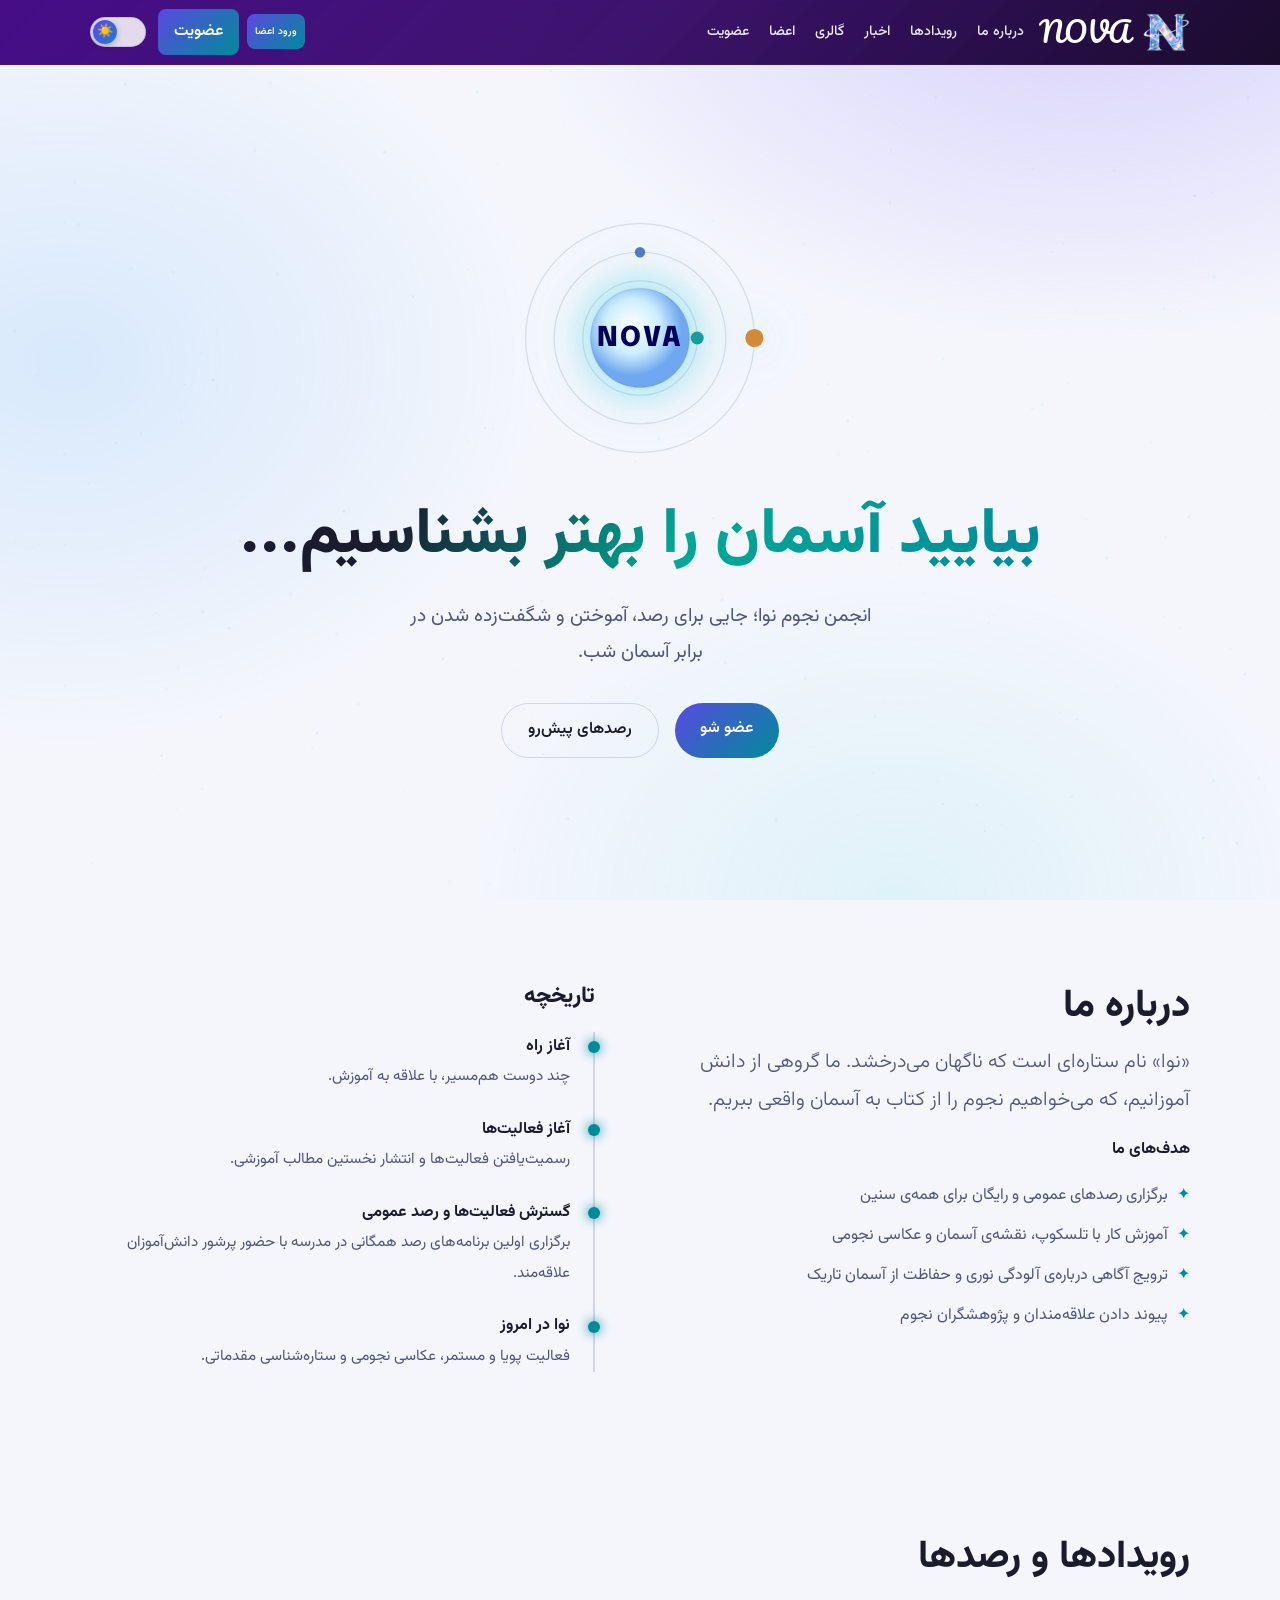
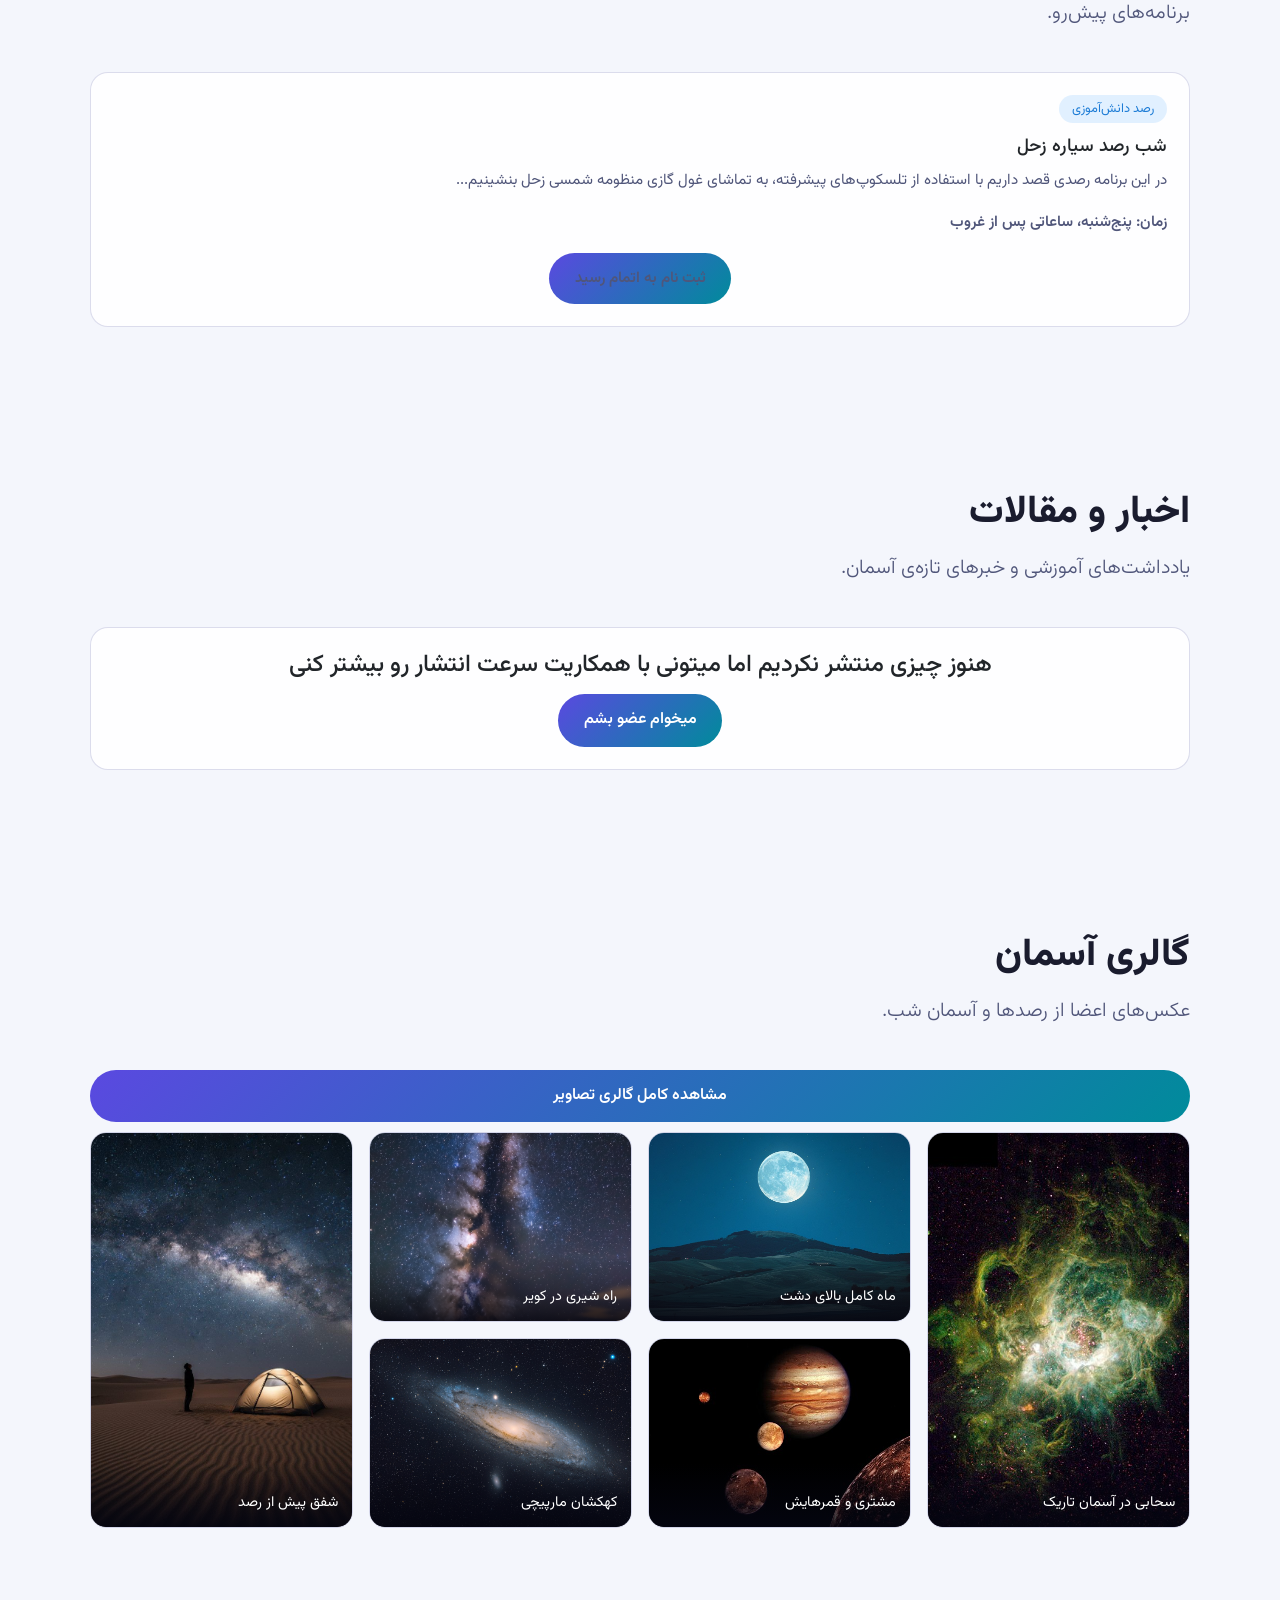
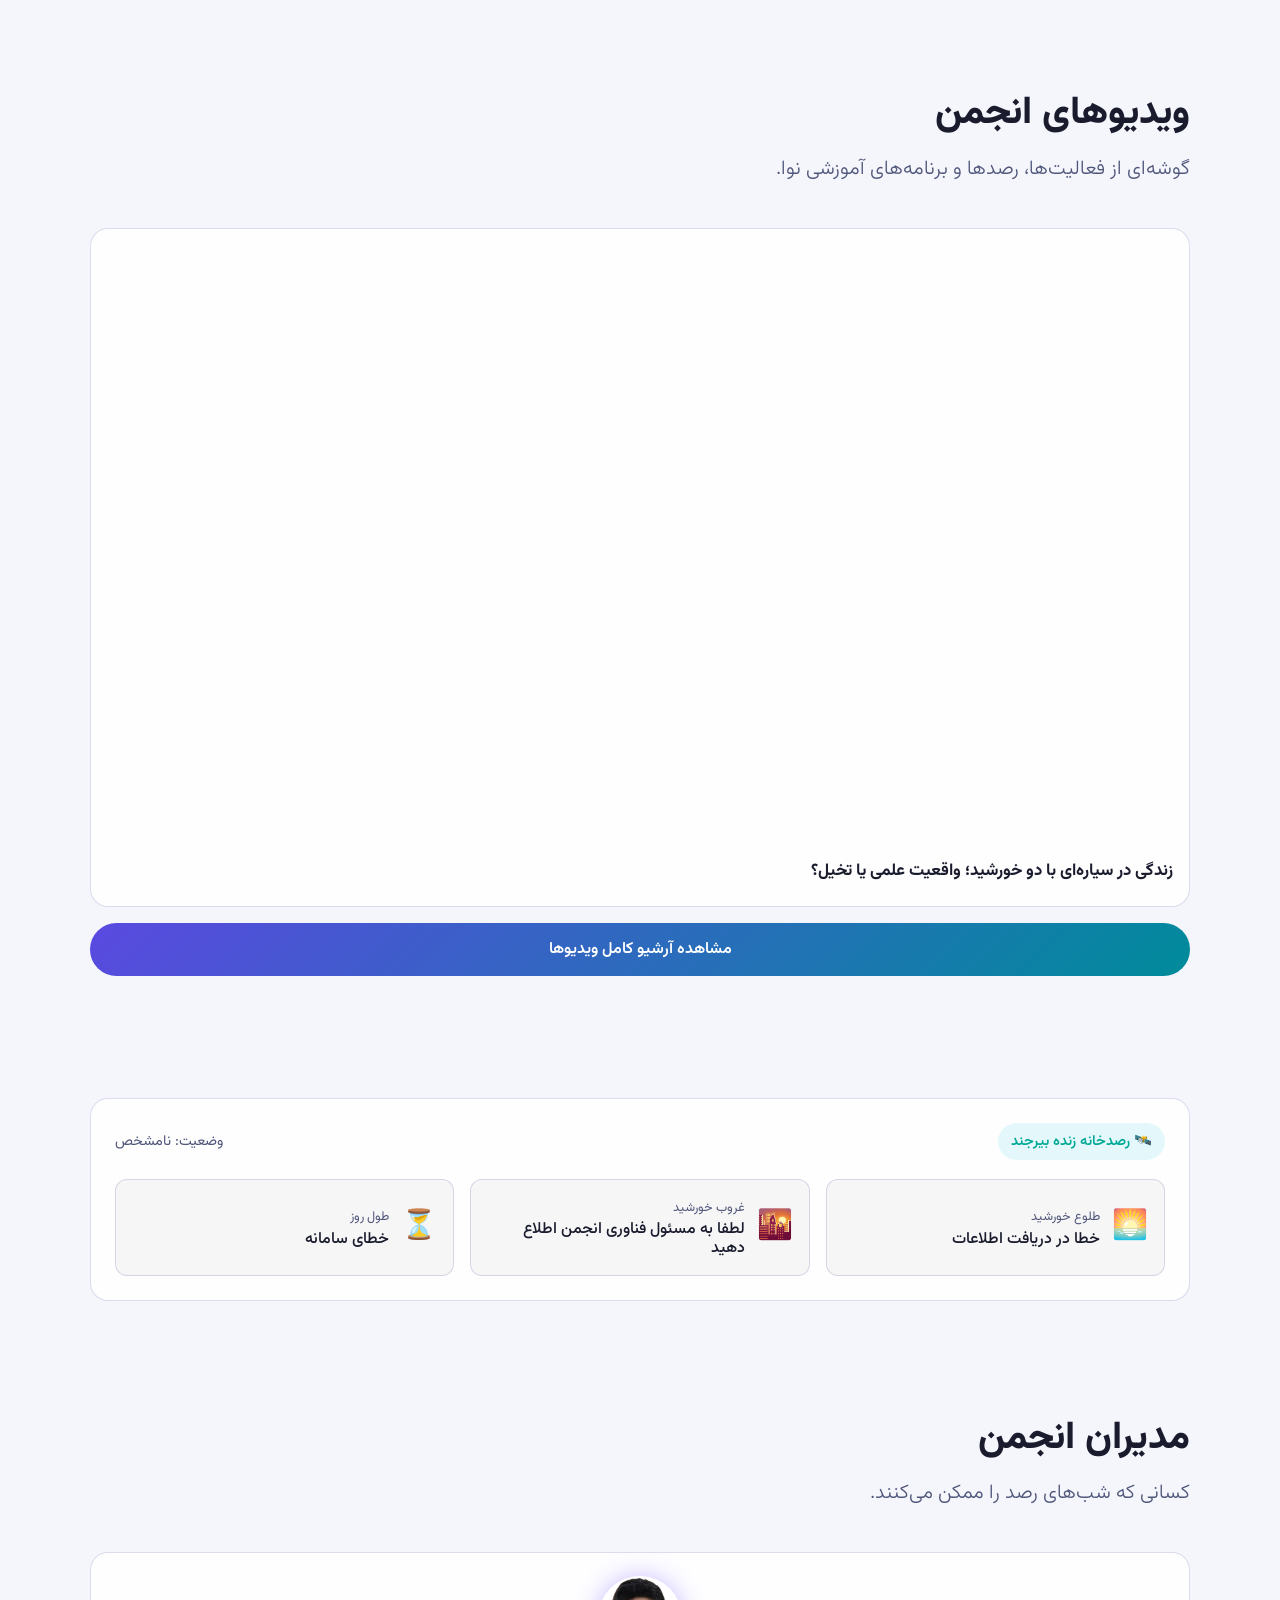
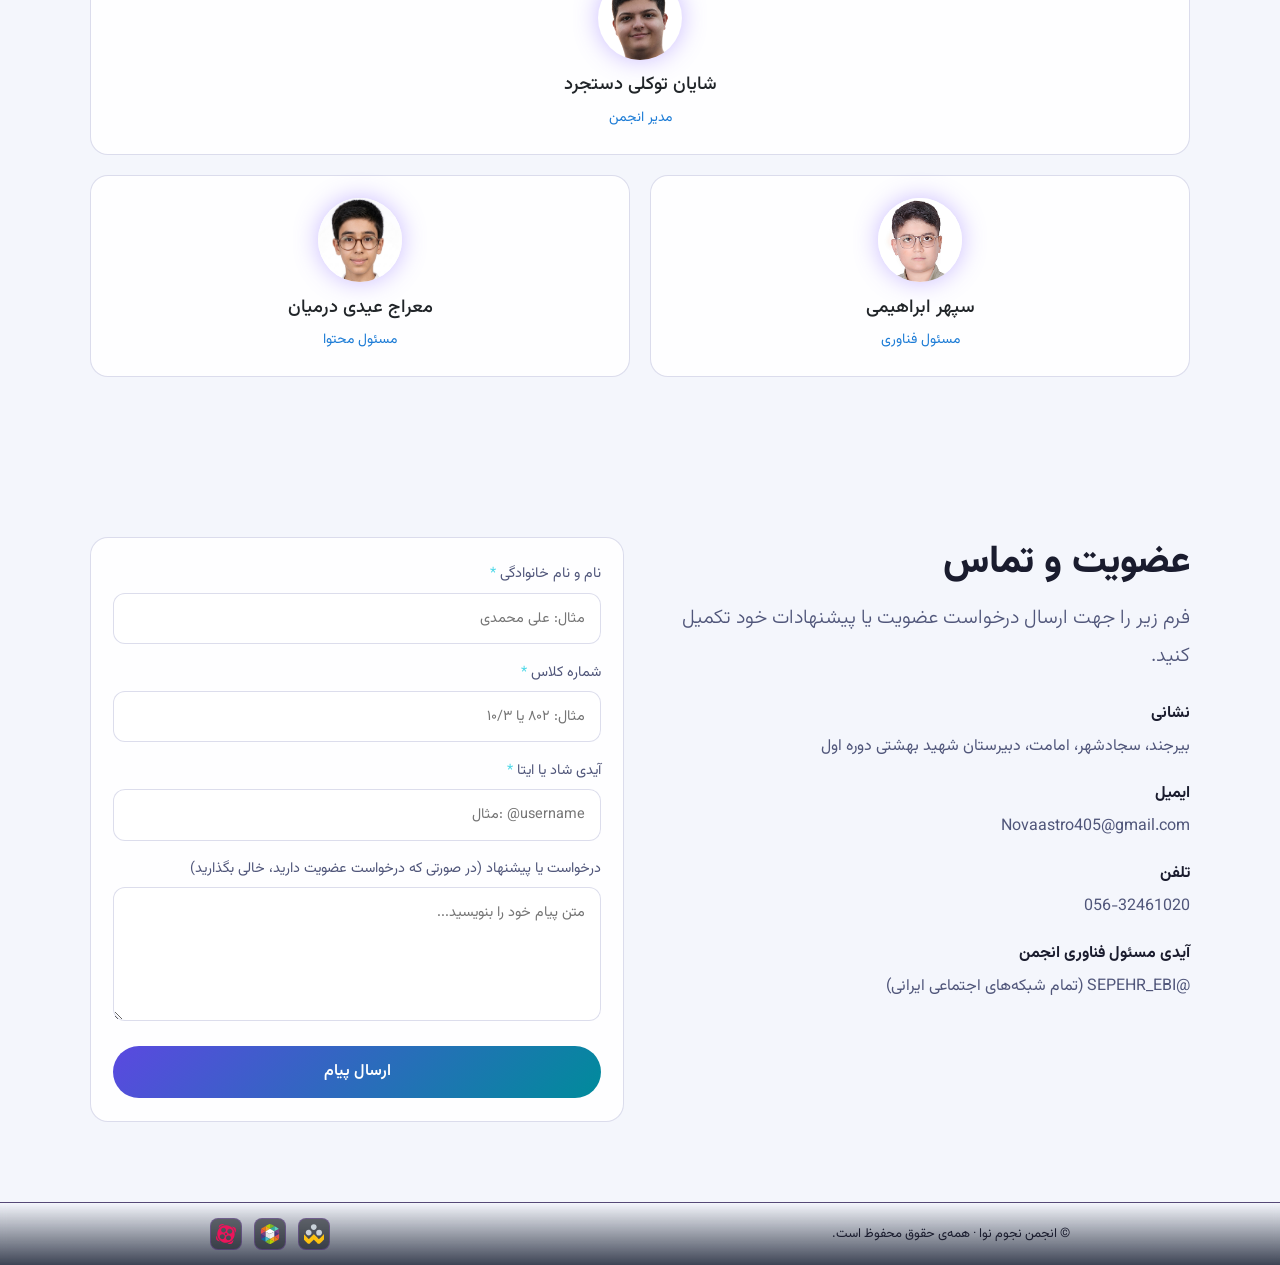
<file: index.html>
<!DOCTYPE html>
<html lang="fa" dir="rtl">

<head>
    <meta charset="utf-8">
    <meta name="viewport" content="width=device-width, initial-scale=1, viewport-fit=cover">
    <title>انجمن نجوم نوا</title>
    <link rel="stylesheet" href="assets/BootStrap/css/bootstrap.min.css">
    <link rel="stylesheet" href="assets/fonts/fonts.css">
    <link rel="stylesheet" href="assets/css/style.css">
    <link rel="apple-touch-icon" sizes="180x180" href="assets/favicon/apple-touch-icon.png">
    <link rel="icon" type="image/png" sizes="32x32" href="assets/favicon/favicon-32x32.png">
    <link rel="icon" type="image/png" sizes="16x16" href="assets/favicon/favicon-16x16.png">
    <link rel="manifest" href="assets/favicon/site.webmanifest">
</head>

<body>
    <canvas id="sky" aria-hidden="true"></canvas>
    <!-- ۱. لایه تیره پس‌زمینه موبایل -->
    <div class="nav-overlay" id="navOverlay"></div>

    <!-- ۲. منوی کشویی Off-Canvas مخصوص موبایل (خارج از header جهت حل مشکل بلور) -->
    <nav id="nav" class="mobile-nav">
        <div class="nav-header-mobile">
            <span class="nav-title-mobile Pacifico-font">NOVA</span>
            <button class="nav-close-btn" id="navCloseBtn" type="button" aria-label="بستن منو">&times;</button>
        </div>
        <a href="#about">درباره ما</a>
        <a href="#events">رویدادها</a>
        <a href="#news">اخبار</a>
        <a href="#gallery">گالری</a>
        <a href="#team">اعضا</a>
        <a href="#join">عضویت</a>
        <div class="nav-mobile-logins">
            <a href="login/login2.html" class="btn btn-login-mobile">ورود اعضا</a>
        </div>
    </nav>

    <!-- ۳. هدر اصلی سایت -->
    <header>
        <div class="wrap bar">
            <!-- دکمه همبرگری موبایل -->
            <button class="menu" type="button" aria-expanded="false" aria-controls="nav" aria-label="باز کردن منو">
                <svg xmlns="http://www.w3.org/2000/svg" width="24" height="24" viewBox="0 0 24 24" fill="none">
                    <path d="M2 6C2 5.44772 2.44772 5 3 5H21C21.5523 5 22 5.44772 22 6C22 6.55228 21.5523 7 21 7H3C2.44772 7 2 6.55228 2 6Z" fill="#ffffff"/>
                    <path d="M2 12.0322C2 11.4799 2.44772 11.0322 3 11.0322H21C21.5523 11.0322 22 11.4799 22 12.0322C22 12.5845 21.5523 13.0322 21 13.0322H3C2.44772 13.0322 2 12.5845 2 12.0322Z" fill="#ffffff"/>
                    <path d="M3 17.0645C2.44772 17.0645 2 17.5122 2 18.0645C2 18.6167 2.44772 19.0645 3 19.0645H21C21.5523 19.0645 22 18.6167 22 18.0645C22 17.5122 21.5523 17.0645 21 17.0645H3Z" fill="#ffffff"/>
                </svg>
            </button>
            <!-- سمت راست: لوگو -->
            <a class="brand" href="index.html#top" aria-label="انجمن نجوم نوا">
                <img src="assets/icons/nova-light.png" alt="logo" class="nova-logo light">
                <img src="assets/icons/nova-light.png" alt="logo" class="nova-logo dark">
                <h3 class="Pacifico-font typographi">NOVA</h3>
            </a>

            <!-- وسط: لینک‌های منوی دسکتاپ (دقیقاً داخل کادر بنفش) -->
            <div class="desktop-nav">
                <a href="index.html#about">درباره ما</a>
                <a href="index.html#events">رویدادها</a>
                <a href="index.html#news">اخبار</a>
                <a href="index.html#gallery">گالری</a>
                <a href="index.html#team">اعضا</a>
                <a href="index.html#join">عضویت</a>
            </div>

            <!-- سمت چپ: دکمه‌های ورود/عضویت + تغییر تم + همبرگری موبایل -->
            <div class="header-left-actions">
                <div class="logins">
                    <a href="login/login2.html" class="btn p-2 login-desktop-btn" style="font-size: 10px;">ورود اعضا</a>
                    <a class="btn" href="index.html#join">عضویت</a>
                </div>

                <button class="theme-switch" id="themeToggleBtn" type="button" aria-label="تغییر تم">
                    <span class="theme-switch-track">
                        <span class="theme-switch-thumb">
                            <span id="themeIcon">🌙</span>
                        </span>
                    </span>
                </button>
            </div>
        </div>
    </header>


    <main id="top">
        <section class="hero">
            <div class="wrap">
                <svg class="nova" viewBox="0 0 200 200" role="img"
                    aria-label="ستاره‌ی نوا در مرکز، با سیاره‌هایی در حال گردش به دورش">
                    <defs>
                        <radialGradient id="glow">
                            <stop offset="0" stop-color="#eafcff" stop-opacity=".9" />
                            <stop offset=".5" stop-color="#4fd8e8" stop-opacity=".3" />
                            <stop offset="1" stop-color="#4fd8e8" stop-opacity="0" />
                        </radialGradient>
                        <radialGradient id="sf" cx="42%" cy="38%">
                            <stop offset="0" stop-color="#fff" />
                            <stop offset=".55" stop-color="#cdeeff" />
                            <stop offset="1" stop-color="#6fa8f0" />
                        </radialGradient>
                        <linearGradient id="ringgrad" x1="0" x2="1">
                            <stop offset="0" stop-color="#8b7bff" stop-opacity="0" />
                            <stop offset=".5" stop-color="#eafcff" stop-opacity=".95" />
                            <stop offset="1" stop-color="#8b7bff" stop-opacity="0" />
                        </linearGradient>
                    </defs>
                    <circle cx="100" cy="100" r="44" fill="none" stroke="rgba(180,205,255,.16)" stroke-width="1" />
                    <circle cx="100" cy="100" r="66" fill="none" stroke="rgba(180,205,255,.14)" stroke-width="1" />
                    <circle cx="100" cy="100" r="88" fill="none" stroke="rgba(180,205,255,.1)" stroke-width="1" />
                    <circle class="halo" cx="100" cy="100" r="58" fill="url(#glow)" />
                    <circle cx="100" cy="100" r="38" fill="url(#sf)" />
                    <text x="100" y="106" text-anchor="middle" class="nova-word">NOVA</text>
                    <g class="p1">
                        <circle cx="144" cy="100" r="5" fill="#8fefe0" />
                    </g>
                    <g class="p2">
                        <circle cx="100" cy="34" r="4" fill="#a9c9ff" />
                    </g>
                    <g class="p3">
                        <g transform="translate(188,100)">
                            <circle r="7" fill="#ffd8a6" />
                        </g>
                    </g>
                </svg>
                <h1>بیایید آسمان را بهتر بشناسیم...</h1>
                <p>انجمن نجوم نوا؛ جایی برای رصد، آموختن و شگفت‌زده شدن در برابر آسمان شب.</p>
                <div class="cta"><a class="btn" href="#join">عضو شو</a><a class="btn ghost" href="#events">رصدهای
                        پیش‌رو</a>
                </div>
            </div>
        </section>

        <section id="about">
            <div class="wrap about rv">
                <div>
                    <h2>درباره ما</h2>
                    <p class="lead" style="margin-bottom:1rem">«نوا» نام ستاره‌ای است که ناگهان می‌درخشد. ما گروهی از
                        دانش آموزانیم،
                        که می‌خواهیم نجوم را از کتاب به آسمان واقعی ببریم.</p>
                    <b>هدف‌های ما</b>
                    <ul class="goals">
                        <li>برگزاری رصدهای عمومی و رایگان برای همه‌ی سنین</li>
                        <li>آموزش کار با تلسکوپ، نقشه‌ی آسمان و عکاسی نجومی</li>
                        <li>ترویج آگاهی درباره‌ی آلودگی نوری و حفاظت از آسمان تاریک</li>
                        <li>پیوند دادن علاقه‌مندان و پژوهشگران نجوم</li>
                    </ul>
                </div>
                <div>
                    <h2 style="font-size:1.4rem;margin-bottom:1.2rem">تاریخچه</h2>
                    <div class="tl">
                        <div>
                            <b>آغاز راه</b>
                            <span>چند دوست هم‌مسیر، با علاقه به آموزش.</span>
                        </div>

                        <div>
                            <b>آغاز فعالیت‌ها</b>
                            <span>رسمیت‌یافتن فعالیت‌ها و انتشار نخستین مطالب آموزشی.</span>
                        </div>

                        <div>
                            <b>گسترش فعالیت‌ها و رصد عمومی</b>
                            <span>برگزاری اولین برنامه‌های رصد همگانی در مدرسه با حضور پرشور دانش‌آموزان
                                علاقه‌مند.</span>
                        </div>

                        <div>
                            <b>نوا در امروز</b>
                            <span>فعالیت پویا و مستمر، عکاسی نجومی و ستاره‌شناسی مقدماتی.</span>
                        </div>
                    </div>
                </div>
            </div>
        </section>

        <section id="events">
            <div class="wrap">
                <div class="rv">
                    <h2>رویدادها و رصدها</h2>
                    <p class="lead">برنامه‌های پیش‌رو.</p>
                </div>
                <!-- <div class="card not-broadcasted">
                    <h4>هنوز رویدادی نداریم اما میتونی با همکاریت سرعت برگزاری رو بیشتر کنی</h4>
                    <a href="#join" class="btn">میخوام عضو بشم</a>
                </div> -->

                <div class="grid g3 rv">
                    <article class="card">
                        <span class="tag">رصد دانش‌آموزی</span>
                        <h3>شب رصد سیاره زحل</h3>
                        <p>در این برنامه رصدی قصد داریم با استفاده از تلسکوپ‌های پیشرفته، به تماشای غول‌ گازی منظومه شمسی زحل بنشینیم...</p>
                        <p class="when">زمان: پنج‌شنبه، ساعاتی پس از غروب</p>
                        <p class="btn event-btn" style="margin-top: 1rem;">ثبت نام به اتمام رسید</p>
                    </article>
                </div>
            </div>
        </section>

        <section id="news">
            <div class="wrap">
                <div class="rv">
                    <h2>اخبار و مقالات</h2>
                    <p class="lead">یادداشت‌های آموزشی و خبرهای تازه‌ی آسمان.</p>
                </div>
                <div class="card not-broadcasted">
                    <h4>هنوز چیزی منتشر نکردیم اما میتونی با همکاریت سرعت انتشار رو بیشتر کنی</h4>
                    <a href="#join" class="btn">میخوام عضو بشم</a>
                </div>
                <!-- <div class="grid g3 rv">
                    <article class="card"><span class="tag">مقاله</span>
                        <h3>چگونه اولین تلسکوپ‌تان را انتخاب کنید</h3>
                        <p>دیافراگم، فاصله‌ی کانونی و پایه؛ سه چیزی که پیش از خرید باید بدانید.</p>
                        <a href="articles/article-detail.html" class="btn event-btn">دیدن جزییات</a>
                    </article>
                    <article class="card"><span class="tag w">خبر</span>
                        <h3>گرفتگی ماه در راه است</h3>
                        <p>زمان و مناطق دید گرفتگی و توصیه‌هایی برای رصد ایمن و لذت‌بخش.</p>
                    </article>
                    <article class="card"><span class="tag t">آموزش</span>
                        <h3>آشنایی با صورت‌های فلکی پاییز</h3>
                        <p>با چند ستاره‌ی درخشان، نقشه‌ی آسمان پاییز را در ذهن بسازید.</p>
                    </article>
                </div> -->
            </div>
        </section>

        <section id="gallery">
            <div class="wrap">
                <div class="rv">
                    <h2>گالری آسمان</h2>
                    <p class="lead">عکس‌های اعضا از رصدها و آسمان شب.</p>
                </div>
                <a href="gallery/gallery.html" class="btn btn-gallery">مشاهده کامل گالری تصاویر</a>
                <div class="gal rv">
                    <figure><img src="assets/img/7.jpg" alt="">
                        <figcaption>سحابی در آسمان تاریک</figcaption>
                    </figure>
                    <figure><img src="assets/img/9.jpg" alt="">
                        <figcaption>ماه کامل بالای دشت</figcaption>
                    </figure>
                    <figure><img src="assets/img/8.png" alt="">
                        <figcaption>راه شیری در کویر</figcaption>
                    </figure>
                    <figure><img src="assets/img/2.jpg" alt="">
                        <figcaption>شفق پیش از رصد</figcaption>
                    </figure>
                    <figure><img src="assets/img/4.jpg" alt="">
                        <figcaption>مشتری و قمرهایش</figcaption>
                    </figure>
                    <figure><img src="assets/img/3.jpg" alt="">
                        <figcaption>کهکشان مارپیچی</figcaption>
                    </figure>
                </div>
            </div>
        </section>

        <section id="videos">
            <div class="wrap">
                <div class="rv">
                    <h2>ویدیوهای انجمن</h2>
                    <p class="lead">گوشه‌ای از فعالیت‌ها، رصدها و برنامه‌های آموزشی نوا.</p>
                </div>
                <div class="grid rv">
                    <!-- ویدیو اول آپارات -->
                    <div class="card">
                        <div class="video-container">
                            <iframe src="https://www.aparat.com/video/video/embed/videohash/sox81n1/vt/frame" 
                                    allowFullScreen="true" webkitallowfullscreen="true" mozallowfullscreen="true">
                            </iframe>
                        </div>
                        <h3>زندگی در سیاره‌ای با دو خورشید؛ واقعیت علمی یا تخیل؟</h3>
                    </div>

                    <!-- ویدیو دوم آپارات -->
                    <!-- <div class="card">
                        <div class="video-container">
                            <iframe src="https://www.aparat.com/video/video/embed/videohash/کد_ویدیو_دوم/vt/frame" 
                                    allowFullScreen="true" webkitallowfullscreen="true" mozallowfullscreen="true">
                            </iframe>
                        </div>
                        <h3>عنوان و توضیحات ویدیو دوم</h3>
                    </div> -->
                </div>
                
                <!-- دکمه هدایت به آرشیو کامل -->
                <a href="videos/videos.html" class="btn btn-videos">مشاهده آرشیو کامل ویدیوها</a>
            </div>
        </section>

        <!-- ویجت رصدخانه زنده نوا -->
        <section id="observatory-widget" style="padding: 2rem 0;" >
            <div class="wrap">
                <div href="observatory/observatory.html">
                    <div class="card observatory-card rv">
                        <div class="observatory-header">
                            <span class="observatory-badge">🛰️ رصدخانه زنده بیرجند</span>
                            <span class="observatory-status">وضعیت آسمان: در حال بارگزاری...</span>
                        </div>
                        <div class="observatory-grid">
                            <div class="obs-item">
                                <span class="obs-icon">🌅</span>
                                <div>
                                    <small>طلوع خورشید</small>
                                    <h4 id="sunrise-time">در حال بارگذاری...</h4>
                                </div>
                            </div>
                            <div class="obs-item">
                                <span class="obs-icon">🌇</span>
                                <div>
                                    <small>غروب خورشید</small>
                                    <h4 id="sunset-time">در حال بارگذاری...</h4>
                                </div>
                            </div>
                            <div class="obs-item">
                                <span class="obs-icon">⏳</span>
                                <div>
                                    <small>طول روز</small>
                                    <h4 id="day-length">در حال بارگذاری...</h4>
                                </div>
                            </div>
                        </div>
                        <!-- <p>بر روی کادر کلیک کنید تا به استلاریم (آسمان شب) دسترسی پیدا کنید</p> -->
                    </div>
                </ی>
            </div>
        </section>

        <section id="team">
            <div class="wrap">
                <div class="rv">
                    <h2>مدیران انجمن</h2>
                    <p class="lead">کسانی که شب‌های رصد را ممکن می‌کنند.</p>
                </div>
                <div class="team grid g3">
                    <div class="card mem shayan-card">
                        <div class="av shayan"></div>
                        <h3>شایان توکلی دستجرد</h3><small>مدیر انجمن</small>
                    </div>
                    <div class="team-member">
                        <div class="card mem">
                            <div class="av sepehr"></div>
                            <h3>سپهر ابراهیمی</h3><small>مسئول فناوری</small>
                        </div>
                        <div class="card mem card-mem-last">
                            <div class="av meraj"></div>
                            <h3>معراج عیدی درمیان</h3><small>مسئول محتوا</small>
                        </div>
                    </div>
                </div>
            </div>
        </section>

        <!-- <section id="additional-members">
            <div class="wrap">
                <div class="rv">
                    <h2>سایر همکاران و اعضا</h2>
                    <p class="lead">تیم اجرایی و پشتیبانی انجمن.</p>
                </div> -->

        <!-- کانتینر خودکار برای کارت‌های جدید (کامنت هستش)-->
        <!-- <div class="auto-grid rv">
                    <div class="card mem">
                        <div class="av">ع</div>
                        <h3>علی رضایی</h3>
                        <small>مسئول روابط عمومی</small>
                    </div>
                    <div class="card mem">
                        <div class="av">م</div>
                        <h3>مریم حسینی</h3>
                        <small>عکاس نجومی</small>
                    </div>
                    <div class="card mem">
                        <div class="av">رض</div>
                        <h3>رضا احمدی</h3>
                        <small>مترجم اخبار</small>
                    </div>
                    <div class="card mem">
                        <div class="av">س</div>
                        <h3>سارا کریمی</h3>
                        <small>پشتیبانی سایت</small>
                    </div>
                    <div class="card mem">
                        <div class="av">ح</div>
                        <h3>حسین نوری</h3>
                        <small>هماهنگ‌کننده رصد</small>
                    </div>
                </div>
            </div>
        </section> -->

        <section id="join">
            <div class="wrap join rv">
                <div>
                    <h2>عضویت و تماس</h2>
                    <p class="lead" style="margin-bottom:1.5rem">فرم زیر را جهت ارسال درخواست عضویت یا پیشنهادات خود
                        تکمیل کنید.
                    </p>
                    <div class="info">
                        <b>نشانی</b>
                        <p>بیرجند، سجادشهر، امامت، دبیرستان شهید بهشتی دوره اول</p>
                        <b>ایمیل</b>
                        <p dir="ltr" style="text-align:right">Novaastro405@gmail.com</p>
                        <b style="display: block;">تلفن</b>
                        <a dir="ltr" style="text-align:right; display: inline-block"
                            href="tel:056-32461020">056-32461020</a>
                        <b>آیدی مسئول فناوری انجمن</b>
                        <a href="https://shad.ir/sepehr_ebi">@SEPEHR_EBI (تمام شبکه‌های اجتماعی ایرانی)</a>
                    </div>
                </div>
                <form class="card" id="f" novalidate>
                    <!-- کلید اختصاصی Web3Forms -->
                    <input type="hidden" name="access_key" value="b88779ab-ad0a-4b3c-b611-3042033b6495">

                    <!-- عنوان ایمیل دریافتی شما -->
                    <input type="hidden" name="subject" value="درخواست جدید از سایت انجمن نجوم نوا">

                    <label>نام و نام خانوادگی <span style="color:#4fd8e8">*</span>
                        <input name="n" required autocomplete="name" placeholder="مثال: علی محمدی">
                    </label>

                    <label>شماره کلاس <span style="color:#4fd8e8">*</span>
                        <input name="c" required placeholder="مثال: ۸۰۲ یا ۱۰/۳">
                    </label>

                    <label>آیدی شاد یا ایتا <span style="color:#4fd8e8">*</span>
                        <input name="id" dir="ltr" style="text-align:right" required placeholder="مثال: @username">
                    </label>

                    <label>درخواست یا پیشنهاد (در صورتی که درخواست عضویت دارید، خالی بگذارید)
                        <textarea name="m" rows="4" placeholder="متن پیام خود را بنویسید..."></textarea>
                    </label>

                    <button class="btn" type="submit" id="submit-btn">ارسال پیام</button>
                    <div class="ok" id="ok" role="status"></div>
                </form>
            </div>
        </section>
    </main>

    <footer>
        <div class="wrap foot">
            <div class="text">© انجمن نجوم نوا · همه‌ی حقوق محفوظ است.</div>
            <div class="soc">
                <a href="https://shad.ir/novaastro405"><svg xmlns="http://www.w3.org/2000/svg"
                        viewBox="0 0 362.8 357.9">
                        <defs>
                            <style>
                                .cls-1 {
                                    fill: #fcc110;
                                }

                                .cls-2 {
                                    fill: currentColor;
                                }
                            </style>
                        </defs>
                        <g id="Layer_2" data-name="Layer 2">
                            <g id="logo">
                                <g id="shad_logo_farsgraphic" data-name="shad logo farsgraphic">
                                    <path class="cls-1"
                                        d="M.1,234.5V187.6c0-.5-.4-1.2.4-1.5s1.1.4,1.5.8l16.8,16.9,38.2,38,27.9,28c2.6,2.7,2.6,2.7,5.3,0l26.7-26.5L145,215.2l31.6-31.3c1.4-2.3,2.7-1.6,4.1-.2l42.1,42.5c10,10.1,19.9,20.1,29.7,30.3,5,5.2,10.4,9.9,15.2,15.4,1.4,1.6,2.7,1.3,4-.1l12.7-12.6,13.7-13.9c7.6-7.7,15.1-15.4,22.7-23l27.1-27c4.1-4,8.2-8,12.2-12.1.5-.4.9-1,1.5-.6a1.8,1.8,0,0,1,1.1,1.3v2.3q0,45.3.1,90.8a4.6,4.6,0,0,1-1.6,3.6q-16.5,16.3-32.7,32.8l-29.7,30c-5.5,5.5-11.1,10.9-19,13.1a36,36,0,0,1-19.8.1c-7.3-1.9-12.7-6.5-17.8-11.7-9.8-10.1-19.8-20.1-29.7-30.1l-31.9-32.3c-2.1-2.1-2.4-2.2-4.4-.2l-43.9,43.9c-6.9,6.9-13.7,14-20.9,20.7-9.4,8.6-20.3,11.4-32.8,8.2-6.9-1.8-12.3-5.5-17.1-10.5s-10.8-10.8-16.2-16.1L25.7,308.7c-5.4-5.3-10.9-10.6-16.2-16.1-2.9-3-6.2-5.5-8.7-8.8a4.6,4.6,0,0,1-.8-2.5V234.5Z" />
                                    <path class="cls-2"
                                        d="M222,154.8a52.4,52.4,0,1,1,104.8.5c0,28.6-23.8,52.1-52.5,52A52.4,52.4,0,0,1,222,154.8Z" />
                                    <path class="cls-2"
                                        d="M229.4,52.5c.3,28-23.2,52.1-51,52.4-29.7.3-53.7-22.7-53.9-51.7S147.3.3,176.9,0A52.4,52.4,0,0,1,229.4,52.5Z" />
                                    <path class="cls-2"
                                        d="M124.6,189.6c-42.9,35.6-92.6,5.1-92.7-36.1,0-29.5,23.2-53.1,52.4-53.1C125.1,100.5,154.5,146,124.6,189.6Z" />
                                </g>
                            </g>
                        </g>
                    </svg></a><a href="https://rubika.ir/novaastro405"><svg xmlns="http://www.w3.org/2000/svg"
                        id="Layer_1" data-name="Layer 1" viewBox="0 0 495.37 543.04">
                        <path
                            d="M246.07,0h1.76c.48,42.73-.25,128.44-.25,128.44-40.86-22.92-82-45.3-122.84-68.29q40.13-22.81,80.32-45.51c12.69-7.16,26.33-13.31,41-14.64Z"
                            fill="#b8ce01" />
                        <path
                            d="M247.73,0h3C266.62,1.43,281,9,294.67,16.68Q332.91,38.25,371.05,60c-41,22.73-82.45,45.82-123.51,68.48-.35-42.73.63-85.77.15-128.5Z"
                            fill="#7db425" />
                        <path
                            d="M124.77,60.11,247.61,128.4,123.92,200.66s-.06-45.85.08-68.71C123.89,108.21,124.77,60.11,124.77,60.11Z"
                            fill="#f6a925" />
                        <path
                            d="M371.19,60l.35.19c-.1,42.59,0,85.18,0,127.77-.07,4.17-.11,12.77-.11,12.77L247.62,128.45S330.2,82.76,371.23,60Z"
                            fill="#35ac9d" />
                        <path
                            d="M371.44,60.21c27.28,15.51,54.37,31.36,81.47,47.17,13.11,7.36,27,15.52,34.16,29.39-38.38,21.25-115.68,64-115.68,64s-.06-8.61,0-12.78q0-63.89,0-127.77Z"
                            fill="#59d6bd" />
                        <path
                            d="M46.5,105c25.65-15,78.19-44.88,78.19-44.88L124,200.66S47,158.21,8.71,137C17.05,122.13,32.11,113.12,46.5,105Z"
                            fill="#ef7414" />
                        <path
                            d="M247.5,128.44l123.81,72.3s-39.84,22-59.62,32.64c-21.14,12-64.09,35.82-64.09,35.82L123.94,200.66Z"
                            fill="#fff" />
                        <path
                            d="M0,193C.11,174.17-.23,154.15,8.66,137,47,158.21,123.92,200.66,123.92,200.66,82.55,224.58,41.38,248.86,0,272.81,0,246.21,0,219.62,0,193Z"
                            fill="#e74b50" />
                        <path
                            d="M487.07,136.77c7.54,14.1,8.64,30.5,8.22,46.19v90.11L371.41,200.76S448.69,158,487.07,136.77Z"
                            fill="#794387" />
                        <path
                            d="M123.92,200.66c.19-.08,123.66,68.54,123.66,68.54s0,71.69.07,106.76c.2,11.29-.07,34.11-.07,34.11-41.27-22.78-82.32-45.76-123.6-68.54l-.07-.31V200.66Z"
                            fill="#e4e4e4" />
                        <path
                            d="M0,272.81c41.35-24,82.52-48.23,123.89-72.15q-.06,70.29,0,140.56c-6.35-2.65-12.13-6.43-18.19-9.64C70.5,312.21,35.38,292.39,0,273.21v-.4Z"
                            fill="#794387" />
                        <path
                            d="M371.39,200.76v86.18c-.13,18.27.46,36.47,0,54.73-41.21,22.4-123.82,68.4-123.82,68.4s.27-22.82.07-34.11c0-35.07-.07-106.76-.07-106.76Z"
                            fill="#f1f1f1" />
                        <path
                            d="M371.39,200.76s123.88,72.14,123.88,72.31c-41.17,22.82-123.87,68.6-123.87,68.6h0c.46-18.26-.13-36.46,0-54.73V200.76Z"
                            fill="#4c3683" />
                        <path
                            d="M0,273.21c35.36,19.21,70.43,39,105.7,58.4,6.06,3.21,11.84,7,18.19,9.64l.07.31Q67,374.79,10,408.05C6,402,4,394.86,2.53,387.8.14,376,0,364,0,352v-78.8Z"
                            fill="#4c3683" />
                        <path
                            d="M495.27,273.07c.06,27.65,0,55.3,0,82.95.4,17.73-.12,36.62-9.57,52.25-34.2-20-114.33-66.6-114.33-66.6S454.1,295.89,495.27,273.07Z"
                            fill="#e74b50" />
                        <path
                            d="M10,408Q67,374.72,124,341.53c-.25,46.83.08,93.67-.16,140.49q-40.35-22.75-80.49-45.86C30.82,428.76,18,420.53,10,408Z"
                            fill="#0f68a0" />
                        <path
                            d="M124,341.53c41.28,22.78,82.33,45.76,123.6,68.54-41.2,24-123.7,72-123.76,71.95.24-46.82-.09-93.66.16-140.49Z"
                            fill="#49bdca" />
                        <path
                            d="M371.2,341.76l.2-.09c.12,46.84-.25,93.69.19,140.53l-.31.15c-32.66-19.51-65.71-38.4-98.52-57.68-8.26-4.7-25.18-14.6-25.18-14.6S330,364.21,371.2,341.76Z"
                            fill="#f6a925" />
                        <path
                            d="M371.4,341.67h0c3.65,2.49,80.13,46.62,114.33,66.6-4.86,8.3-12.56,14.39-20.32,19.84-12.52,8.42-25.88,15.47-38.9,23.05-18.31,10.35-36.5,20.91-54.92,31-.44-46.84-.07-93.69-.19-140.53Z"
                            fill="#ef7414" />
                        <path
                            d="M247.58,410.07V543c-10.25-1.51-21.42-3.87-30.5-9.08C186,516.66,154.81,499.5,123.82,482,165,458,206.38,434.12,247.58,410.07Z"
                            fill="#7db425" />
                        <path
                            d="M247.58,410.07s16.92,9.9,25.18,14.6c32.81,19.28,65.86,38.17,98.52,57.68q-47.79,26.44-95.57,53A62.47,62.47,0,0,1,249.84,543h-2.26Z"
                            fill="#b8ce01" />
                        <path d="M602.83,233.66" fill="#f1f1f1" />
                    </svg></a><a href="https://www.aparat.com/nova_astro_405"><svg fill="#ED145B" role="img"
                        viewBox="0 0 24 24" xmlns="http://www.w3.org/2000/svg">
                        <title>Aparat</title>
                        <path
                            d="M12.0014 1.5938C2.7317 1.5906-1.9119 12.7965 4.641 19.3515c2.975 2.976 7.4496 3.8669 11.3374 2.257 3.8877-1.61 6.4228-5.4036 6.4228-9.6116 0-5.7441-4.6555-10.4012-10.3997-10.4031zM6.11 6.783c.5011-2.5982 3.8927-3.2936 5.376-1.1028 1.4834 2.1907-.4216 5.0816-3.02 4.5822-1.6118-.3098-2.6668-1.868-2.356-3.4794zm4.322 8.9882c-.5045 2.5971-3.8965 3.288-5.377 1.0959-1.4807-2.1922.427-5.0807 3.0247-4.5789 1.612.3114 2.6655 1.8714 2.3524 3.483zm1.2605-2.405c-1.1528-.2231-1.4625-1.7273-.4917-2.3877.9708-.6604 2.256.18 2.0401 1.3343-.1347.7198-.8294 1.1924-1.5484 1.0533zm6.197 3.8375c-.501 2.5981-3.8927 3.2935-5.376 1.1028-1.4834-2.1908.4217-5.0817 3.0201-4.5822 1.6117.3097 2.6667 1.8679 2.356 3.4794zm-1.9662-5.5018c-2.5981-.501-3.2935-3.8962-1.1027-5.3795 2.1907-1.4834 5.0816.4216 4.5822 3.02-.3082 1.6132-1.8668 2.6701-3.4795 2.3595zm-2.3348 11.5618l2.2646.611c1.9827.5263 4.0167-.6542 4.5433-2.6368l.639-2.4016a11.3828 11.3828 0 0 1-7.4469 4.4274zM21.232 3.5985l-2.363-.6284a11.3757 11.3757 0 0 1 4.3538 7.619l.6495-2.4578c.5194-1.9804-.6615-4.0076-2.6403-4.5328zM.6713 13.8086l-.5407 2.04c-.5263 1.9826.6542 4.0166 2.6368 4.5432l2.1066.5618a11.3792 11.3792 0 0 1-4.2027-7.145zM10.3583.702L8.1498.1261C6.166-.4024 4.1296.7785 3.603 2.763l-.5512 2.082A11.3757 11.3757 0 0 1 10.3583.702Z" />
                    </svg></a>
            </div>
        </div>
    </footer>

    <script src="assets/js/index.js"></script>
</body>

</html>
</file>
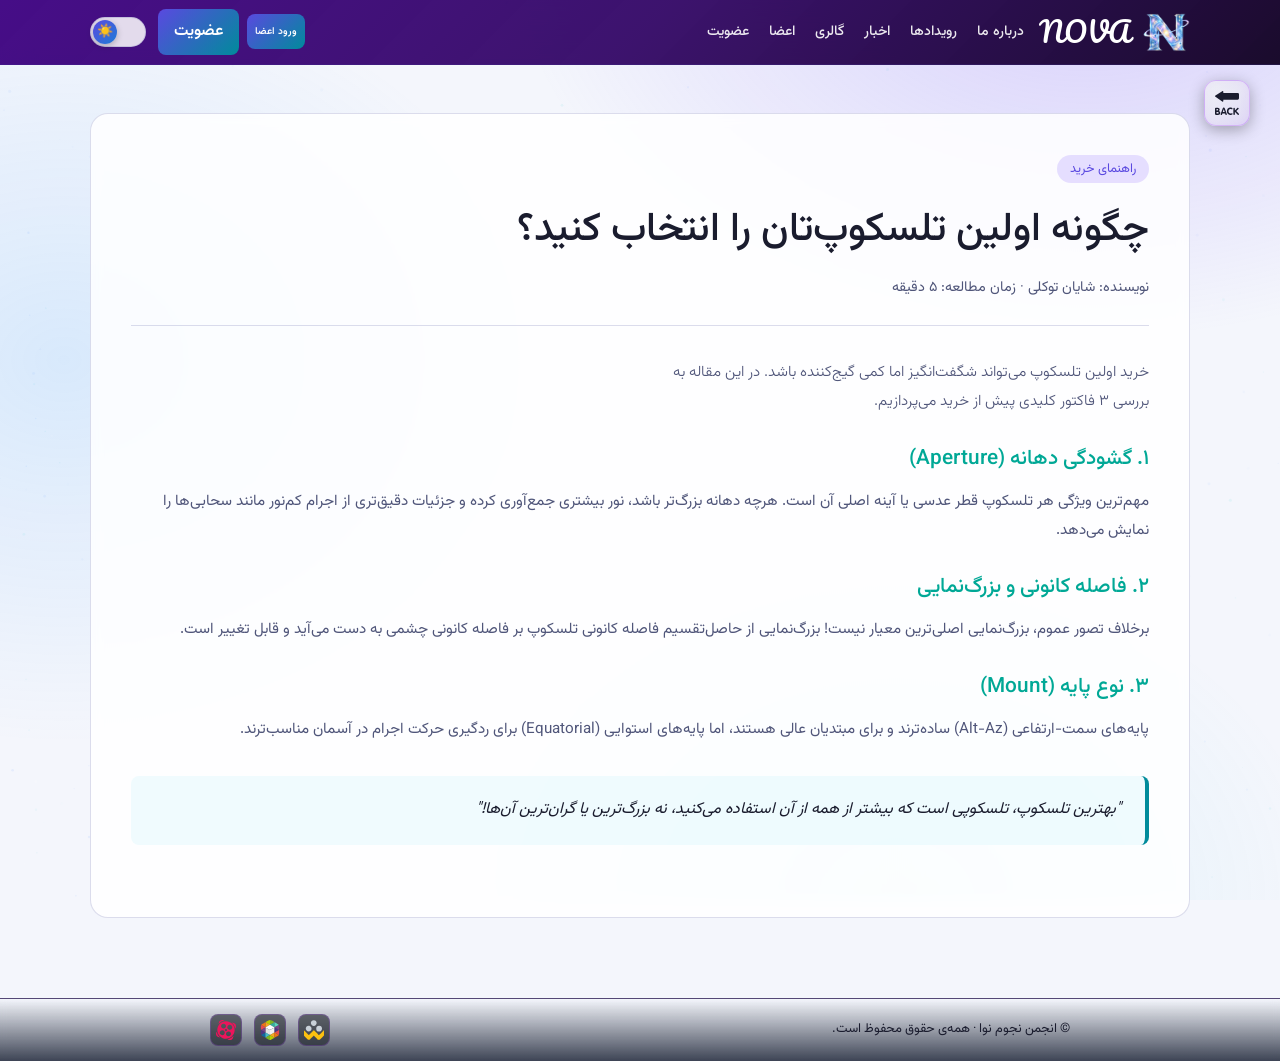
<file: articles/article-detail.html>
<!DOCTYPE html>
<html lang="fa" dir="rtl">

<head>
    <meta charset="utf-8">
    <meta name="viewport" content="width=device-width, initial-scale=1, viewport-fit=cover">
    <title>مقاله آموزشی · انجمن نجوم نوا</title>
    <link rel="stylesheet" href="../assets/BootStrap/css/bootstrap.min.css">
    <link rel="stylesheet" href="../assets/fonts/fonts.css">
    <link rel="stylesheet" href="../assets/css/style.css">
    <link rel="stylesheet" href="../assets/css/article.css">
    <link rel="apple-touch-icon" sizes="180x180" href="../assets/favicon/apple-touch-icon.png">
    <link rel="icon" type="image/png" sizes="32x32" href="../assets/favicon/favicon-32x32.png">
    <link rel="icon" type="image/png" sizes="16x16" href="../assets/favicon/favicon-16x16.png">
    <link rel="manifest" href="../assets/favicon/site.webmanifest">
</head>

<body>
    <canvas id="sky" aria-hidden="true"></canvas>

    <!-- ۱. لایه تیره پس‌زمینه موبایل -->
    <div class="nav-overlay" id="navOverlay"></div>

    <!-- ۲. منوی کشویی Off-Canvas مخصوص موبایل (خارج از header جهت حل مشکل بلور) -->
    <nav id="nav" class="mobile-nav">
        <div class="nav-header-mobile">
            <span class="nav-title-mobile Pacifico-font">NOVA</span>
            <button class="nav-close-btn" id="navCloseBtn" type="button" aria-label="بستن منو">&times;</button>
        </div>
        <a href="../index.html#about">درباره ما</a>
        <a href="../index.html#events">رویدادها</a>
        <a href="../index.html#news">اخبار</a>
        <a href="../index.html#gallery">گالری</a>
        <a href="../index.html#team">اعضا</a>
        <a href="../index.html#join">عضویت</a>
        <div class="nav-mobile-logins">
            <a href="../login/login2.html" class="btn btn-login-mobile">ورود اعضا</a>
        </div>
    </nav>

    <!-- ۳. هدر اصلی سایت -->
    <header>
        <div class="wrap bar">
            <!-- دکمه همبرگری موبایل -->
            <button class="menu" type="button" aria-expanded="false" aria-controls="nav" aria-label="باز کردن منو">
                <svg xmlns="http://www.w3.org/2000/svg" width="24" height="24" viewBox="0 0 24 24" fill="none">
                    <path d="M2 6C2 5.44772 2.44772 5 3 5H21C21.5523 5 22 5.44772 22 6C22 6.55228 21.5523 7 21 7H3C2.44772 7 2 6.55228 2 6Z" fill="#ffffff"/>
                    <path d="M2 12.0322C2 11.4799 2.44772 11.0322 3 11.0322H21C21.5523 11.0322 22 11.4799 22 12.0322C22 12.5845 21.5523 13.0322 21 13.0322H3C2.44772 13.0322 2 12.5845 2 12.0322Z" fill="#ffffff"/>
                    <path d="M3 17.0645C2.44772 17.0645 2 17.5122 2 18.0645C2 18.6167 2.44772 19.0645 3 19.0645H21C21.5523 19.0645 22 18.6167 22 18.0645C22 17.5122 21.5523 17.0645 21 17.0645H3Z" fill="#ffffff"/>
                </svg>
            </button>
            <!-- سمت راست: لوگو -->
            <a class="brand" href="../index.html#top" aria-label="انجمن نجوم نوا">
                <img src="../assets/icons/nova-light.png" alt="logo" class="nova-logo light">
                <img src="../assets/icons/nova-light.png" alt="logo" class="nova-logo dark">
                <h3 class="Pacifico-font typographi">NOVA</h3>
            </a>

            <!-- وسط: لینک‌های منوی دسکتاپ (دقیقاً داخل کادر بنفش) -->
            <div class="desktop-nav">
                <a href="../index.html#about">درباره ما</a>
                <a href="../index.html#events">رویدادها</a>
                <a href="../index.html#news">اخبار</a>
                <a href="../index.html#gallery">گالری</a>
                <a href="../index.html#team">اعضا</a>
                <a href="../index.html#join">عضویت</a>
            </div>

            <!-- سمت چپ: دکمه‌های ورود/عضویت + تغییر تم + همبرگری موبایل -->
            <div class="header-left-actions">
                <div class="logins">
                    <a href="../login/login2.html" class="btn p-2 login-desktop-btn" style="font-size: 10px;">ورود اعضا</a>
                    <a class="btn" href="../index.html#join">عضویت</a>
                </div>

                <button class="theme-switch" id="themeToggleBtn" type="button" aria-label="تغییر تم">
                    <span class="theme-switch-track">
                        <span class="theme-switch-thumb">
                            <span id="themeIcon">🌙</span>
                        </span>
                    </span>
                </button>
            </div>
        </div>
    </header>
    <main class="wrap detail-page">
        <a href="../index.html#news" class="back-link-login" title="بازگشت">
            <svg viewBox="0 0 36 36" xmlns="http://www.w3.org/2000/svg">
                <path fill="currentColor"
                    d="M34 3H12.475V1.128c0-1.046-.74-1.435-1.645-.865L.69 6.652c-.905.57-.922 1.527-.038 2.127l10.215 6.931c.884.602 1.607.235 1.607-.811V13H34a2 2 0 0 0 2-2V5a2 2 0 0 0-2-2zM.024 26.184c0-.727.5-1.137 1.197-1.137H4.13c1.576 0 2.849 1.061 2.849 2.667c0 1.061-.439 1.772-1.409 2.227v.03c1.288.183 2.303 1.258 2.303 2.576c0 2.137-1.424 3.288-3.516 3.288h-3.12c-.697 0-1.212-.439-1.212-1.151v-8.5zm2.273 3.135h1.182c.742 0 1.227-.439 1.227-1.196c0-.713-.561-1.076-1.227-1.076H2.297v2.272zm0 4.516h1.788c.818 0 1.424-.47 1.424-1.318c0-.712-.545-1.197-1.606-1.197H2.297v2.515zm9.217-7.713c.258-.696.85-1.257 1.621-1.257c.805 0 1.365.53 1.621 1.257l2.971 8.243c.092.242.121.454.121.561c0 .591-.484 1-1.045 1c-.637 0-.955-.333-1.107-.788l-.453-1.424H11.03l-.455 1.409c-.15.47-.469.803-1.09.803c-.607 0-1.122-.454-1.122-1.061c0-.242.076-.424.106-.5l3.045-8.243zm.168 5.501h2.879l-1.41-4.395h-.029l-1.44 4.395zm11.378-6.758c1.106 0 3.258.363 3.258 1.696c0 .546-.379 1.016-.94 1.016-.621 0-1.046-.53-2.318-.53c-1.879 0-2.849 1.591-2.849 3.439c0 1.803.985 3.349 2.849 3.349c1.272 0 1.788-.637 2.409-.637c.682 0 1 .682 1 1.03c0 1.455-2.288 1.788-3.409 1.788c-3.076 0-5.212-2.439-5.212-5.576c0-3.151 2.121-5.575 5.212-5.575zm4.471 1.212c0-.621.455-1.121 1.137-1.121c.651 0 1.137.424 1.137 1.121v3.273l3.727-3.97c.167-.182.455-.424.879-.424c.576 0 1.121.439 1.121 1.091c0 .393-.242.712-.742 1.212l-2.863 2.818l3.5 3.651c.363.364.637.697.637 1.152c0 .712-.562 1.045-1.183 1.045c-.44 0-.727-.258-1.151-.712l-3.924-4.243v3.864c0 .591-.455 1.091-1.137 1.091c-.651 0-1.137-.424-1.137-1.091v-8.757z" />
            </svg>
        </a>
        <article class="card detail-card">
            <div class="detail-header">
                <span class="tag t">راهنمای خرید</span>
                <h1>چگونه اولین تلسکوپ‌‌تان را انتخاب کنید؟</h1>
                <div class="article-author">
                    <span>نویسنده: شایان توکلی</span> · <span>زمان مطالعه: ۵ دقیقه</span>
                </div>
            </div>

            <div class="detail-content">
                <p class="lead">خرید اولین تلسکوپ می‌تواند شگفت‌انگیز اما کمی گیج‌کننده باشد. در این مقاله به بررسی ۳ فاکتور کلیدی پیش از خرید می‌‌پردازیم.</p>

                <h3>۱. گشودگی دهانه (Aperture)</h3>
                <p>مهم‌ترین ویژگی هر تلسکوپ قطر عدسی یا آینه اصلی آن است. هرچه دهانه بزرگ‌تر باشد، نور بیشتری جمع‌آوری کرده و جزئیات دقیق‌تری از اجرام کم‌نور مانند سحابی‌ها را نمایش می‌دهد.</p>

                <h3>۲. فاصله کانونی و بزرگ‌نمایی</h3>
                <p>برخلاف تصور عموم، بزرگ‌نمایی اصلی‌ترین معیار نیست! بزرگ‌نمایی از حاصل‌تقسیم فاصله کانونی تلسکوپ بر فاصله کانونی چشمی به دست می‌‌آید و قابل تغییر است.</p>

                <h3>۳. نوع پایه (Mount)</h3>
                <p>پایه‌های سمت‌-ارتفاعی (Alt-Az) ساده‌ترند و برای مبتدیان عالی هستند، اما پایه‌های استوایی (Equatorial) برای ردگیری حرکت اجرام در آسمان مناسب‌ترند.</p>

                <blockquote class="article-quote">
                    "بهترین تلسکوپ، تلسکوپی است که بیشتر از همه از آن استفاده می‌کنید، نه بزرگ‌ترین یا گران‌ترین آن‌ها!"
                </blockquote>
            </div>
        </article>
    </main>

    <footer>
        <div class="wrap foot">
            <div class="text">© انجمن نجوم نوا · همه‌ی حقوق محفوظ است.</div>
            <div class="soc">
                <a href="https://shad.ir/novaastro405"><svg xmlns="http://www.w3.org/2000/svg"
                        viewBox="0 0 362.8 357.9">
                        <defs>
                            <style>
                                .cls-1 {
                                    fill: #fcc110;
                                }

                                .cls-2 {
                                    fill: currentColor;
                                }
                            </style>
                        </defs>
                        <g id="Layer_2" data-name="Layer 2">
                            <g id="logo">
                                <g id="shad_logo_farsgraphic" data-name="shad logo farsgraphic">
                                    <path class="cls-1"
                                        d="M.1,234.5V187.6c0-.5-.4-1.2.4-1.5s1.1.4,1.5.8l16.8,16.9,38.2,38,27.9,28c2.6,2.7,2.6,2.7,5.3,0l26.7-26.5L145,215.2l31.6-31.3c1.4-2.3,2.7-1.6,4.1-.2l42.1,42.5c10,10.1,19.9,20.1,29.7,30.3,5,5.2,10.4,9.9,15.2,15.4,1.4,1.6,2.7,1.3,4-.1l12.7-12.6,13.7-13.9c7.6-7.7,15.1-15.4,22.7-23l27.1-27c4.1-4,8.2-8,12.2-12.1.5-.4.9-1,1.5-.6a1.8,1.8,0,0,1,1.1,1.3v2.3q0,45.3.1,90.8a4.6,4.6,0,0,1-1.6,3.6q-16.5,16.3-32.7,32.8l-29.7,30c-5.5,5.5-11.1,10.9-19,13.1a36,36,0,0,1-19.8.1c-7.3-1.9-12.7-6.5-17.8-11.7-9.8-10.1-19.8-20.1-29.7-30.1l-31.9-32.3c-2.1-2.1-2.4-2.2-4.4-.2l-43.9,43.9c-6.9,6.9-13.7,14-20.9,20.7-9.4,8.6-20.3,11.4-32.8,8.2-6.9-1.8-12.3-5.5-17.1-10.5s-10.8-10.8-16.2-16.1L25.7,308.7c-5.4-5.3-10.9-10.6-16.2-16.1-2.9-3-6.2-5.5-8.7-8.8a4.6,4.6,0,0,1-.8-2.5V234.5Z" />
                                    <path class="cls-2"
                                        d="M222,154.8a52.4,52.4,0,1,1,104.8.5c0,28.6-23.8,52.1-52.5,52A52.4,52.4,0,0,1,222,154.8Z" />
                                    <path class="cls-2"
                                        d="M229.4,52.5c.3,28-23.2,52.1-51,52.4-29.7.3-53.7-22.7-53.9-51.7S147.3.3,176.9,0A52.4,52.4,0,0,1,229.4,52.5Z" />
                                    <path class="cls-2"
                                        d="M124.6,189.6c-42.9,35.6-92.6,5.1-92.7-36.1,0-29.5,23.2-53.1,52.4-53.1C125.1,100.5,154.5,146,124.6,189.6Z" />
                                </g>
                            </g>
                        </g>
                    </svg></a><a href="https://rubika.ir/novaastro405"><svg xmlns="http://www.w3.org/2000/svg"
                        id="Layer_1" data-name="Layer 1" viewBox="0 0 495.37 543.04">
                        <path
                            d="M246.07,0h1.76c.48,42.73-.25,128.44-.25,128.44-40.86-22.92-82-45.3-122.84-68.29q40.13-22.81,80.32-45.51c12.69-7.16,26.33-13.31,41-14.64Z"
                            fill="#b8ce01" />
                        <path
                            d="M247.73,0h3C266.62,1.43,281,9,294.67,16.68Q332.91,38.25,371.05,60c-41,22.73-82.45,45.82-123.51,68.48-.35-42.73.63-85.77.15-128.5Z"
                            fill="#7db425" />
                        <path
                            d="M124.77,60.11,247.61,128.4,123.92,200.66s-.06-45.85.08-68.71C123.89,108.21,124.77,60.11,124.77,60.11Z"
                            fill="#f6a925" />
                        <path
                            d="M371.19,60l.35.19c-.1,42.59,0,85.18,0,127.77-.07,4.17-.11,12.77-.11,12.77L247.62,128.45S330.2,82.76,371.23,60Z"
                            fill="#35ac9d" />
                        <path
                            d="M371.44,60.21c27.28,15.51,54.37,31.36,81.47,47.17,13.11,7.36,27,15.52,34.16,29.39-38.38,21.25-115.68,64-115.68,64s-.06-8.61,0-12.78q0-63.89,0-127.77Z"
                            fill="#59d6bd" />
                        <path
                            d="M46.5,105c25.65-15,78.19-44.88,78.19-44.88L124,200.66S47,158.21,8.71,137C17.05,122.13,32.11,113.12,46.5,105Z"
                            fill="#ef7414" />
                        <path
                            d="M247.5,128.44l123.81,72.3s-39.84,22-59.62,32.64c-21.14,12-64.09,35.82-64.09,35.82L123.94,200.66Z"
                            fill="#fff" />
                        <path
                            d="M0,193C.11,174.17-.23,154.15,8.66,137,47,158.21,123.92,200.66,123.92,200.66,82.55,224.58,41.38,248.86,0,272.81,0,246.21,0,219.62,0,193Z"
                            fill="#e74b50" />
                        <path
                            d="M487.07,136.77c7.54,14.1,8.64,30.5,8.22,46.19v90.11L371.41,200.76S448.69,158,487.07,136.77Z"
                            fill="#794387" />
                        <path
                            d="M123.92,200.66c.19-.08,123.66,68.54,123.66,68.54s0,71.69.07,106.76c.2,11.29-.07,34.11-.07,34.11-41.27-22.78-82.32-45.76-123.6-68.54l-.07-.31V200.66Z"
                            fill="#e4e4e4" />
                        <path
                            d="M0,272.81c41.35-24,82.52-48.23,123.89-72.15q-.06,70.29,0,140.56c-6.35-2.65-12.13-6.43-18.19-9.64C70.5,312.21,35.38,292.39,0,273.21v-.4Z"
                            fill="#794387" />
                        <path
                            d="M371.39,200.76v86.18c-.13,18.27.46,36.47,0,54.73-41.21,22.4-123.82,68.4-123.82,68.4s.27-22.82.07-34.11c0-35.07-.07-106.76-.07-106.76Z"
                            fill="#f1f1f1" />
                        <path
                            d="M371.39,200.76s123.88,72.14,123.88,72.31c-41.17,22.82-123.87,68.6-123.87,68.6h0c.46-18.26-.13-36.46,0-54.73V200.76Z"
                            fill="#4c3683" />
                        <path
                            d="M0,273.21c35.36,19.21,70.43,39,105.7,58.4,6.06,3.21,11.84,7,18.19,9.64l.07.31Q67,374.79,10,408.05C6,402,4,394.86,2.53,387.8.14,376,0,364,0,352v-78.8Z"
                            fill="#4c3683" />
                        <path
                            d="M495.27,273.07c.06,27.65,0,55.3,0,82.95.4,17.73-.12,36.62-9.57,52.25-34.2-20-114.33-66.6-114.33-66.6S454.1,295.89,495.27,273.07Z"
                            fill="#e74b50" />
                        <path
                            d="M10,408Q67,374.72,124,341.53c-.25,46.83.08,93.67-.16,140.49q-40.35-22.75-80.49-45.86C30.82,428.76,18,420.53,10,408Z"
                            fill="#0f68a0" />
                        <path
                            d="M124,341.53c41.28,22.78,82.33,45.76,123.6,68.54-41.2,24-123.7,72-123.76,71.95.24-46.82-.09-93.66.16-140.49Z"
                            fill="#49bdca" />
                        <path
                            d="M371.2,341.76l.2-.09c.12,46.84-.25,93.69.19,140.53l-.31.15c-32.66-19.51-65.71-38.4-98.52-57.68-8.26-4.7-25.18-14.6-25.18-14.6S330,364.21,371.2,341.76Z"
                            fill="#f6a925" />
                        <path
                            d="M371.4,341.67h0c3.65,2.49,80.13,46.62,114.33,66.6-4.86,8.3-12.56,14.39-20.32,19.84-12.52,8.42-25.88,15.47-38.9,23.05-18.31,10.35-36.5,20.91-54.92,31-.44-46.84-.07-93.69-.19-140.53Z"
                            fill="#ef7414" />
                        <path
                            d="M247.58,410.07V543c-10.25-1.51-21.42-3.87-30.5-9.08C186,516.66,154.81,499.5,123.82,482,165,458,206.38,434.12,247.58,410.07Z"
                            fill="#7db425" />
                        <path
                            d="M247.58,410.07s16.92,9.9,25.18,14.6c32.81,19.28,65.86,38.17,98.52,57.68q-47.79,26.44-95.57,53A62.47,62.47,0,0,1,249.84,543h-2.26Z"
                            fill="#b8ce01" />
                        <path d="M602.83,233.66" fill="#f1f1f1" />
                    </svg></a><a href="https://www.aparat.com/nova_astro_405"><svg fill="#ED145B" role="img"
                        viewBox="0 0 24 24" xmlns="http://www.w3.org/2000/svg">
                        <title>Aparat</title>
                        <path
                            d="M12.0014 1.5938C2.7317 1.5906-1.9119 12.7965 4.641 19.3515c2.975 2.976 7.4496 3.8669 11.3374 2.257 3.8877-1.61 6.4228-5.4036 6.4228-9.6116 0-5.7441-4.6555-10.4012-10.3997-10.4031zM6.11 6.783c.5011-2.5982 3.8927-3.2936 5.376-1.1028 1.4834 2.1907-.4216 5.0816-3.02 4.5822-1.6118-.3098-2.6668-1.868-2.356-3.4794zm4.322 8.9882c-.5045 2.5971-3.8965 3.288-5.377 1.0959-1.4807-2.1922.427-5.0807 3.0247-4.5789 1.612.3114 2.6655 1.8714 2.3524 3.483zm1.2605-2.405c-1.1528-.2231-1.4625-1.7273-.4917-2.3877.9708-.6604 2.256.18 2.0401 1.3343-.1347.7198-.8294 1.1924-1.5484 1.0533zm6.197 3.8375c-.501 2.5981-3.8927 3.2935-5.376 1.1028-1.4834-2.1908.4217-5.0817 3.0201-4.5822 1.6117.3097 2.6667 1.8679 2.356 3.4794zm-1.9662-5.5018c-2.5981-.501-3.2935-3.8962-1.1027-5.3795 2.1907-1.4834 5.0816.4216 4.5822 3.02-.3082 1.6132-1.8668 2.6701-3.4795 2.3595zm-2.3348 11.5618l2.2646.611c1.9827.5263 4.0167-.6542 4.5433-2.6368l.639-2.4016a11.3828 11.3828 0 0 1-7.4469 4.4274zM21.232 3.5985l-2.363-.6284a11.3757 11.3757 0 0 1 4.3538 7.619l.6495-2.4578c.5194-1.9804-.6615-4.0076-2.6403-4.5328zM.6713 13.8086l-.5407 2.04c-.5263 1.9826.6542 4.0166 2.6368 4.5432l2.1066.5618a11.3792 11.3792 0 0 1-4.2027-7.145zM10.3583.702L8.1498.1261C6.166-.4024 4.1296.7785 3.603 2.763l-.5512 2.082A11.3757 11.3757 0 0 1 10.3583.702Z" />
                    </svg></a>
            </div>
        </div>
    </footer>

    <script src="../assets/js/index.js"></script>
</body>

</html>
</file>
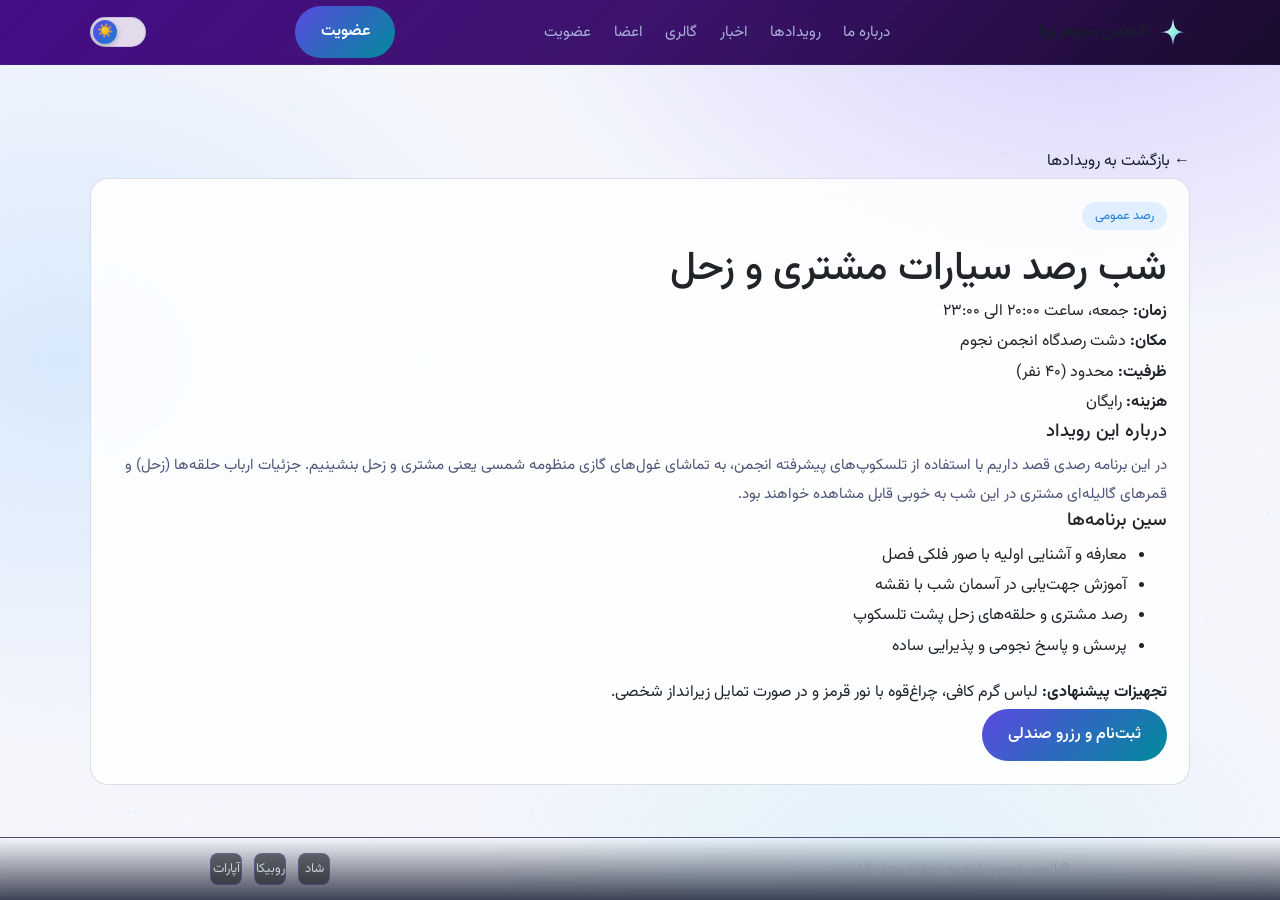
<file: events/evenr-detail.html>
<!DOCTYPE html>
<html lang="fa" dir="rtl">

<head>
    <meta charset="utf-8">
    <meta name="viewport" content="width=device-width, initial-scale=1, viewport-fit=cover">
    <title>جزئیات رویداد · انجمن نجوم نوا</title>
    <link rel="stylesheet" href="../assets/BootStrap/css/bootstrap.min.css">
    <link rel="stylesheet" href="../assets/fonts/fonts.css">
    <link rel="stylesheet" href="../assets/css/style.css">
</head>

<body>
    <canvas id="sky" aria-hidden="true"></canvas>

    <header>
        <div class="wrap bar">
            <a class="brand" href="../index.html" aria-label="انجمن نجوم نوا">
                <svg viewBox="0 0 200 200" aria-hidden="true">
                    <defs>
                        <linearGradient id="lg" x1="0" y1="0" x2="1" y2="1">
                            <stop offset="0" stop-color="#fff" />
                            <stop offset=".55" stop-color="#8fefe0" />
                            <stop offset="1" stop-color="#7b6bef" />
                        </linearGradient>
                    </defs>
                    <path d="M100,20 C107,76 115,100 178,100 C115,100 107,124 100,180 C93,124 85,100 22,100 C85,100 93,76 100,20 Z" fill="url(#lg)" />
                </svg>
                انجمن نجوم نوا
            </a>
            <button class="menu" aria-expanded="false" aria-controls="nav">
                <svg xmlns="http://www.w3.org/2000/svg" width="24" height="24" viewBox="0 0 24 24" fill="none">
                    <path d="M2 6C2 5.44772 2.44772 5 3 5H21C21.5523 5 22 5.44772 22 6C22 6.55228 21.5523 7 21 7H3C2.44772 7 2 6.55228 2 6Z" fill="#ffffff"/>
                    <path d="M2 12.0322C2 11.4799 2.44772 11.0322 3 11.0322H21C21.5523 11.0322 22 11.4799 22 12.0322C22 12.5845 21.5523 13.0322 21 13.0322H3C2.44772 13.0322 2 12.5845 2 12.0322Z" fill="#ffffff"/>
                    <path d="M3 17.0645C2.44772 17.0645 2 17.5122 2 18.0645C2 18.6167 2.44772 19.0645 3 19.0645H21C21.5523 19.0645 22 18.6167 22 18.0645C22 17.5122 21.5523 17.0645 21 17.0645H3Z" fill="#ffffff"/>
                </svg>
            </button>
            <nav id="nav">
                <a href="../index.html#about">درباره ما</a>
                <a href="../index.html#events">رویدادها</a>
                <a href="../index.html#news">اخبار</a>
                <a href="../index.html#gallery">گالری</a>
                <a href="../index.html#team">اعضا</a>
                <a href="../index.html#join">عضویت</a>
            </nav>
            <a class="btn" href="../index.html#join">عضویت</a>
            <button class="theme-switch" id="themeToggleBtn" aria-label="تغییر تم">
                <span class="theme-switch-track">
                    <span class="theme-switch-thumb">
                        <span id="themeIcon">🌙</span>
                    </span>
                </span>
            </button>
        </div>
    </header>

    <main class="wrap detail-page">
        <a href="../index.html#events" class="back-link">← بازگشت به رویدادها</a>

        <article class="card detail-card">
            <div class="detail-header">
                <span class="tag">رصد عمومی</span>
                <h1>شب رصد سیارات مشتری و زحل</h1>
                <div class="event-meta">
                    <div><b>زمان:</b> جمعه، ساعت ۲۰:۰۰ الی ۲۳:۰۰</div>
                    <div><b>مکان:</b> دشت رصدگاه انجمن نجوم</div>
                    <div><b>ظرفیت:</b> محدود (۴۰ نفر)</div>
                    <div><b>هزینه:</b> رایگان</div>
                </div>
            </div>

            <div class="detail-content">
                <h3>درباره این رویداد</h3>
                <p>در این برنامه رصدی قصد داریم با استفاده از تلسکوپ‌های پیشرفته انجمن، به تماشای غول‌های گازی منظومه شمسی یعنی مشتری و زحل بنشینیم. جزئیات ارباب حلقه‌ها (زحل) و قمرهای گالیله‌ای مشتری در این شب به خوبی قابل مشاهده خواهند بود.</p>

                <h3>سین برنامه‌ها</h3>
                <ul class="detail-list">
                    <li>معارفه و آشنایی اولیه با صور فلکی فصل</li>
                    <li>آموزش جهت‌یابی در آسمان شب با نقشه</li>
                    <li>رصد مشتری و حلقه‌های زحل پشت تلسکوپ</li>
                    <li>پرسش و پاسخ نجومی و پذیرایی ساده</li>
                </ul>

                <div class="detail-box">
                    <b>تجهیزات پیشنهادی:</b> لباس گرم کافی، چراغ‌قوه با نور قرمز و در صورت تمایل زیرانداز شخصی.
                </div>
            </div>

            <div class="detail-action">
                <a href="../index.html#join" class="btn">ثبت‌نام و رزرو صندلی</a>
            </div>
        </article>
    </main>

    <footer>
        <div class="wrap foot">
            <div>© انجمن نجوم نوا · همه‌ی حقوق محفوظ است.</div>
            <div class="soc">
                <a href="#">شاد</a><a href="#">روبیکا</a><a href="#">آپارات</a>
            </div>
        </div>
    </footer>

    <script src="../assets/js/index.js"></script>
</body>

</html>
</file>
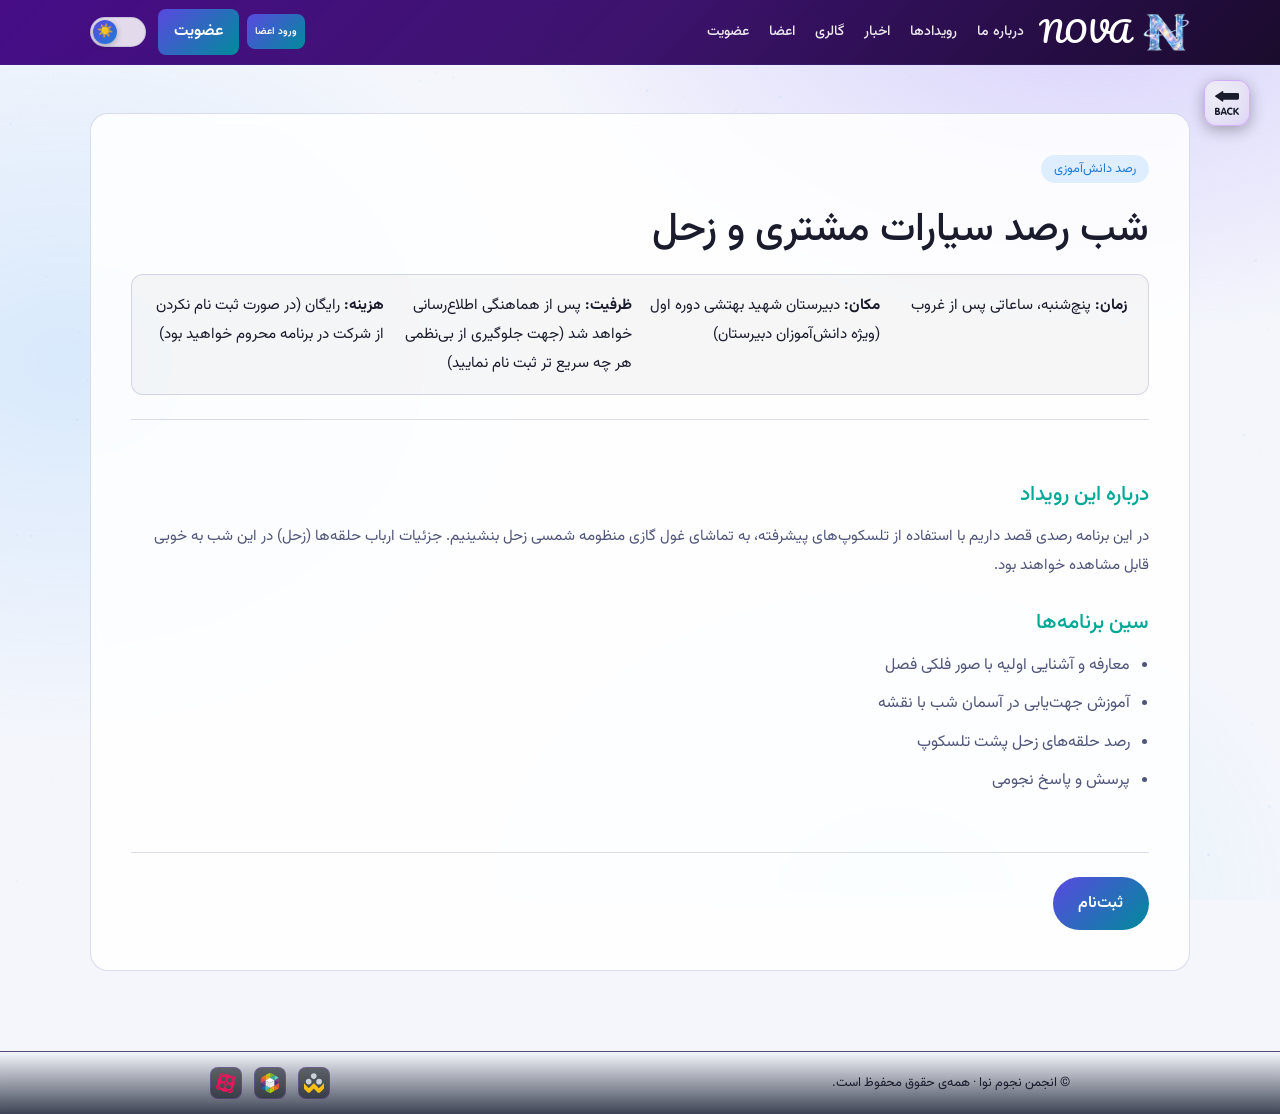
<file: events/event-detail.html>
<!DOCTYPE html>
<html lang="fa" dir="rtl">

<head>
    <meta charset="utf-8">
    <meta name="viewport" content="width=device-width, initial-scale=1, viewport-fit=cover">
    <title>جزئیات رویداد · انجمن نجوم نوا</title>
    <link rel="stylesheet" href="../assets/BootStrap/css/bootstrap.min.css">
    <link rel="stylesheet" href="../assets/fonts/fonts.css">
    <link rel="stylesheet" href="../assets/css/style.css">
    <link rel="apple-touch-icon" sizes="180x180" href="../assets/favicon/apple-touch-icon.png">
    <link rel="icon" type="image/png" sizes="32x32" href="../assets/favicon/favicon-32x32.png">
    <link rel="icon" type="image/png" sizes="16x16" href="../assets/favicon/favicon-16x16.png">
    <link rel="manifest" href="../assets/favicon/site.webmanifest">
    <link rel="stylesheet" href="../assets/css/event.css">
</head>

<body>
    <canvas id="sky" aria-hidden="true"></canvas>

    <!-- ۱. لایه تیره پس‌زمینه موبایل -->
    <div class="nav-overlay" id="navOverlay"></div>

    <!-- ۲. منوی کشویی Off-Canvas مخصوص موبایل (خارج از header جهت حل مشکل بلور) -->
    <nav id="nav" class="mobile-nav">
        <div class="nav-header-mobile">
            <span class="nav-title-mobile Pacifico-font">NOVA</span>
            <button class="nav-close-btn" id="navCloseBtn" type="button" aria-label="بستن منو">&times;</button>
        </div>
        <a href="../index.html#about">درباره ما</a>
        <a href="../index.html#events">رویدادها</a>
        <a href="../index.html#news">اخبار</a>
        <a href="../index.html#gallery">گالری</a>
        <a href="../index.html#team">اعضا</a>
        <a href="../index.html#join">عضویت</a>
        <div class="nav-mobile-logins">
            <a href="../login/login2.html" class="btn btn-login-mobile">ورود اعضا</a>
        </div>
    </nav>

    <!-- ۳. هدر اصلی سایت -->
    <header>
        <div class="wrap bar">
            <!-- دکمه همبرگری موبایل -->
            <button class="menu" type="button" aria-expanded="false" aria-controls="nav" aria-label="باز کردن منو">
                <svg xmlns="http://www.w3.org/2000/svg" width="24" height="24" viewBox="0 0 24 24" fill="none">
                    <path d="M2 6C2 5.44772 2.44772 5 3 5H21C21.5523 5 22 5.44772 22 6C22 6.55228 21.5523 7 21 7H3C2.44772 7 2 6.55228 2 6Z" fill="#ffffff"/>
                    <path d="M2 12.0322C2 11.4799 2.44772 11.0322 3 11.0322H21C21.5523 11.0322 22 11.4799 22 12.0322C22 12.5845 21.5523 13.0322 21 13.0322H3C2.44772 13.0322 2 12.5845 2 12.0322Z" fill="#ffffff"/>
                    <path d="M3 17.0645C2.44772 17.0645 2 17.5122 2 18.0645C2 18.6167 2.44772 19.0645 3 19.0645H21C21.5523 19.0645 22 18.6167 22 18.0645C22 17.5122 21.5523 17.0645 21 17.0645H3Z" fill="#ffffff"/>
                </svg>
            </button>
            <!-- سمت راست: لوگو -->
            <a class="brand" href="../index.html#top" aria-label="انجمن نجوم نوا">
                <img src="../assets/icons/nova-light.png" alt="logo" class="nova-logo light">
                <img src="../assets/icons/nova-light.png" alt="logo" class="nova-logo dark">
                <h3 class="Pacifico-font typographi">NOVA</h3>
            </a>

            <!-- وسط: لینک‌های منوی دسکتاپ (دقیقاً داخل کادر بنفش) -->
            <div class="desktop-nav">
                <a href="../index.html#about">درباره ما</a>
                <a href="../index.html#events">رویدادها</a>
                <a href="../index.html#news">اخبار</a>
                <a href="../index.html#gallery">گالری</a>
                <a href="../index.html#team">اعضا</a>
                <a href="../index.html#join">عضویت</a>
            </div>

            <!-- سمت چپ: دکمه‌های ورود/عضویت + تغییر تم + همبرگری موبایل -->
            <div class="header-left-actions">
                <div class="logins">
                    <a href="../login/login2.html" class="btn p-2 login-desktop-btn" style="font-size: 10px;">ورود اعضا</a>
                    <a class="btn" href="../index.html#join">عضویت</a>
                </div>

                <button class="theme-switch" id="themeToggleBtn" type="button" aria-label="تغییر تم">
                    <span class="theme-switch-track">
                        <span class="theme-switch-thumb">
                            <span id="themeIcon">🌙</span>
                        </span>
                    </span>
                </button>
            </div>
        </div>
    </header>

    <main class="wrap detail-page">
            <a href="../index.html#events" class="back-link-login" title="بازگشت">
                <svg viewBox="0 0 36 36" xmlns="http://www.w3.org/2000/svg">
                    <path fill="currentColor"
                        d="M34 3H12.475V1.128c0-1.046-.74-1.435-1.645-.865L.69 6.652c-.905.57-.922 1.527-.038 2.127l10.215 6.931c.884.602 1.607.235 1.607-.811V13H34a2 2 0 0 0 2-2V5a2 2 0 0 0-2-2zM.024 26.184c0-.727.5-1.137 1.197-1.137H4.13c1.576 0 2.849 1.061 2.849 2.667c0 1.061-.439 1.772-1.409 2.227v.03c1.288.183 2.303 1.258 2.303 2.576c0 2.137-1.424 3.288-3.516 3.288h-3.12c-.697 0-1.212-.439-1.212-1.151v-8.5zm2.273 3.135h1.182c.742 0 1.227-.439 1.227-1.196c0-.713-.561-1.076-1.227-1.076H2.297v2.272zm0 4.516h1.788c.818 0 1.424-.47 1.424-1.318c0-.712-.545-1.197-1.606-1.197H2.297v2.515zm9.217-7.713c.258-.696.85-1.257 1.621-1.257c.805 0 1.365.53 1.621 1.257l2.971 8.243c.092.242.121.454.121.561c0 .591-.484 1-1.045 1c-.637 0-.955-.333-1.107-.788l-.453-1.424H11.03l-.455 1.409c-.15.47-.469.803-1.09.803c-.607 0-1.122-.454-1.122-1.061c0-.242.076-.424.106-.5l3.045-8.243zm.168 5.501h2.879l-1.41-4.395h-.029l-1.44 4.395zm11.378-6.758c1.106 0 3.258.363 3.258 1.696c0 .546-.379 1.016-.94 1.016-.621 0-1.046-.53-2.318-.53c-1.879 0-2.849 1.591-2.849 3.439c0 1.803.985 3.349 2.849 3.349c1.272 0 1.788-.637 2.409-.637c.682 0 1 .682 1 1.03c0 1.455-2.288 1.788-3.409 1.788c-3.076 0-5.212-2.439-5.212-5.576c0-3.151 2.121-5.575 5.212-5.575zm4.471 1.212c0-.621.455-1.121 1.137-1.121c.651 0 1.137.424 1.137 1.121v3.273l3.727-3.97c.167-.182.455-.424.879-.424c.576 0 1.121.439 1.121 1.091c0 .393-.242.712-.742 1.212l-2.863 2.818l3.5 3.651c.363.364.637.697.637 1.152c0 .712-.562 1.045-1.183 1.045c-.44 0-.727-.258-1.151-.712l-3.924-4.243v3.864c0 .591-.455 1.091-1.137 1.091c-.651 0-1.137-.424-1.137-1.091v-8.757z" />
                </svg>
            </a>

        <article class="card detail-card">
            <div class="detail-header">
                <span class="tag">رصد دانش‌آموزی</span>
                <h1>شب رصد سیارات مشتری و زحل</h1>
                <div class="event-meta">
                    <div><b>زمان:</b> پنچ‌شنبه، ساعاتی پس از غروب</div>
                    <div><b>مکان:</b> دبیرستان شهید بهتشی دوره اول (ویژه دانش‌آموزان دبیرستان) </div>
                    <div><b>ظرفیت:</b> پس از هماهنگی اطلاع‌رسانی خواهد شد (جهت جلوگیری از بی‌نظمی هر چه سریع تر ثبت نام نمایید) </div>
                    <div><b>هزینه:</b> رایگان (در صورت ثبت نام نکردن از شرکت در برنامه محروم خواهید بود)</div>
                </div>
            </div>

            <div class="detail-content">
                <h3>درباره این رویداد</h3>
                <p>در این برنامه رصدی قصد داریم با استفاده از تلسکوپ‌های پیشرفته، به تماشای غول‌ گازی منظومه شمسی زحل بنشینیم. جزئیات ارباب حلقه‌ها (زحل) در این شب به خوبی قابل مشاهده خواهند بود.</p>

                <h3>سین برنامه‌ها</h3>
                <ul class="detail-list">
                    <li>معارفه و آشنایی اولیه با صور فلکی فصل</li>
                    <li>آموزش جهت‌یابی در آسمان شب با نقشه</li>
                    <li>رصد حلقه‌های زحل پشت تلسکوپ</li>
                    <li>پرسش و پاسخ نجومی</li>
                </ul>

                <!-- <div class="detail-box">
                    <b>تجهیزات پیشنهادی:</b> لباس گرم کافی، چراغ‌قوه با نور قرمز و در صورت تمایل زیرانداز شخصی.
                </div> -->
            </div>

            <div class="detail-action">
                <button type="button" class="btn" id="openRegModal">ثبت‌نام</button>
            </div>
        </article>
    </main>

    <!-- پنل (پاپ‌آپ) ثبت‌نام رویداد -->
    <div class="reg-modal-overlay" id="regOverlay"></div>
    <div class="reg-modal" id="regModal">
        <div class="reg-modal-header">
            <h3>ثبت‌نام در شب رصد سیارات</h3>
            <button class="reg-close-btn" id="regCloseBtn" type="button">&times;</button>
        </div>
        <form id="eventRegForm" novalidate>
            <!-- کلید اختصاصی Web3Forms -->
            <input type="hidden" name="access_key" value="b88779ab-ad0a-4b3c-b611-3042033b6495">
            <input type="hidden" name="subject" value="ثبت نام رصد شبی در مدرسه">
            <input type="hidden" name="id" value="">

            <label>نام <span style="color:#4fd8e8">*</span>
                <input name="first_name" required placeholder="مثال: علی">
            </label>

            <label>نام خانوادگی <span style="color:#4fd8e8">*</span>
                <input name="last_name" required placeholder="مثال: محمدی">
            </label>

            <label>شماره کلاس <span style="color:#4fd8e8">*</span>
                <input name="c" required placeholder="مثال: ۸۰۲ یا ۱۰/۳">
            </label>

            <button class="btn" type="submit" id="eventSubmitBtn" style="width: 100%; margin-top: 10px;">ارسال ثبت‌نام</button>
            <div class="ok" id="eventOkBox" role="status" style="margin-top: 10px;"></div>
        </form>
    </div>

    <footer>
        <div class="wrap foot">
            <div class="text">© انجمن نجوم نوا · همه‌ی حقوق محفوظ است.</div>
            <div class="soc">
                <a href="https://shad.ir/novaastro405"><svg xmlns="http://www.w3.org/2000/svg"
                        viewBox="0 0 362.8 357.9">
                        <defs>
                            <style>
                                .cls-1 {
                                    fill: #fcc110;
                                }

                                .cls-2 {
                                    fill: currentColor;
                                }
                            </style>
                        </defs>
                        <g id="Layer_2" data-name="Layer 2">
                            <g id="logo">
                                <g id="shad_logo_farsgraphic" data-name="shad logo farsgraphic">
                                    <path class="cls-1"
                                        d="M.1,234.5V187.6c0-.5-.4-1.2.4-1.5s1.1.4,1.5.8l16.8,16.9,38.2,38,27.9,28c2.6,2.7,2.6,2.7,5.3,0l26.7-26.5L145,215.2l31.6-31.3c1.4-2.3,2.7-1.6,4.1-.2l42.1,42.5c10,10.1,19.9,20.1,29.7,30.3,5,5.2,10.4,9.9,15.2,15.4,1.4,1.6,2.7,1.3,4-.1l12.7-12.6,13.7-13.9c7.6-7.7,15.1-15.4,22.7-23l27.1-27c4.1-4,8.2-8,12.2-12.1.5-.4.9-1,1.5-.6a1.8,1.8,0,0,1,1.1,1.3v2.3q0,45.3.1,90.8a4.6,4.6,0,0,1-1.6,3.6q-16.5,16.3-32.7,32.8l-29.7,30c-5.5,5.5-11.1,10.9-19,13.1a36,36,0,0,1-19.8.1c-7.3-1.9-12.7-6.5-17.8-11.7-9.8-10.1-19.8-20.1-29.7-30.1l-31.9-32.3c-2.1-2.1-2.4-2.2-4.4-.2l-43.9,43.9c-6.9,6.9-13.7,14-20.9,20.7-9.4,8.6-20.3,11.4-32.8,8.2-6.9-1.8-12.3-5.5-17.1-10.5s-10.8-10.8-16.2-16.1L25.7,308.7c-5.4-5.3-10.9-10.6-16.2-16.1-2.9-3-6.2-5.5-8.7-8.8a4.6,4.6,0,0,1-.8-2.5V234.5Z" />
                                    <path class="cls-2"
                                        d="M222,154.8a52.4,52.4,0,1,1,104.8.5c0,28.6-23.8,52.1-52.5,52A52.4,52.4,0,0,1,222,154.8Z" />
                                    <path class="cls-2"
                                        d="M229.4,52.5c.3,28-23.2,52.1-51,52.4-29.7.3-53.7-22.7-53.9-51.7S147.3.3,176.9,0A52.4,52.4,0,0,1,229.4,52.5Z" />
                                    <path class="cls-2"
                                        d="M124.6,189.6c-42.9,35.6-92.6,5.1-92.7-36.1,0-29.5,23.2-53.1,52.4-53.1C125.1,100.5,154.5,146,124.6,189.6Z" />
                                </g>
                            </g>
                        </g>
                    </svg></a><a href="https://rubika.ir/novaastro405"><svg xmlns="http://www.w3.org/2000/svg"
                        id="Layer_1" data-name="Layer 1" viewBox="0 0 495.37 543.04">
                        <path
                            d="M246.07,0h1.76c.48,42.73-.25,128.44-.25,128.44-40.86-22.92-82-45.3-122.84-68.29q40.13-22.81,80.32-45.51c12.69-7.16,26.33-13.31,41-14.64Z"
                            fill="#b8ce01" />
                        <path
                            d="M247.73,0h3C266.62,1.43,281,9,294.67,16.68Q332.91,38.25,371.05,60c-41,22.73-82.45,45.82-123.51,68.48-.35-42.73.63-85.77.15-128.5Z"
                            fill="#7db425" />
                        <path
                            d="M124.77,60.11,247.61,128.4,123.92,200.66s-.06-45.85.08-68.71C123.89,108.21,124.77,60.11,124.77,60.11Z"
                            fill="#f6a925" />
                        <path
                            d="M371.19,60l.35.19c-.1,42.59,0,85.18,0,127.77-.07,4.17-.11,12.77-.11,12.77L247.62,128.45S330.2,82.76,371.23,60Z"
                            fill="#35ac9d" />
                        <path
                            d="M371.44,60.21c27.28,15.51,54.37,31.36,81.47,47.17,13.11,7.36,27,15.52,34.16,29.39-38.38,21.25-115.68,64-115.68,64s-.06-8.61,0-12.78q0-63.89,0-127.77Z"
                            fill="#59d6bd" />
                        <path
                            d="M46.5,105c25.65-15,78.19-44.88,78.19-44.88L124,200.66S47,158.21,8.71,137C17.05,122.13,32.11,113.12,46.5,105Z"
                            fill="#ef7414" />
                        <path
                            d="M247.5,128.44l123.81,72.3s-39.84,22-59.62,32.64c-21.14,12-64.09,35.82-64.09,35.82L123.94,200.66Z"
                            fill="#fff" />
                        <path
                            d="M0,193C.11,174.17-.23,154.15,8.66,137,47,158.21,123.92,200.66,123.92,200.66,82.55,224.58,41.38,248.86,0,272.81,0,246.21,0,219.62,0,193Z"
                            fill="#e74b50" />
                        <path
                            d="M487.07,136.77c7.54,14.1,8.64,30.5,8.22,46.19v90.11L371.41,200.76S448.69,158,487.07,136.77Z"
                            fill="#794387" />
                        <path
                            d="M123.92,200.66c.19-.08,123.66,68.54,123.66,68.54s0,71.69.07,106.76c.2,11.29-.07,34.11-.07,34.11-41.27-22.78-82.32-45.76-123.6-68.54l-.07-.31V200.66Z"
                            fill="#e4e4e4" />
                        <path
                            d="M0,272.81c41.35-24,82.52-48.23,123.89-72.15q-.06,70.29,0,140.56c-6.35-2.65-12.13-6.43-18.19-9.64C70.5,312.21,35.38,292.39,0,273.21v-.4Z"
                            fill="#794387" />
                        <path
                            d="M371.39,200.76v86.18c-.13,18.27.46,36.47,0,54.73-41.21,22.4-123.82,68.4-123.82,68.4s.27-22.82.07-34.11c0-35.07-.07-106.76-.07-106.76Z"
                            fill="#f1f1f1" />
                        <path
                            d="M371.39,200.76s123.88,72.14,123.88,72.31c-41.17,22.82-123.87,68.6-123.87,68.6h0c.46-18.26-.13-36.46,0-54.73V200.76Z"
                            fill="#4c3683" />
                        <path
                            d="M0,273.21c35.36,19.21,70.43,39,105.7,58.4,6.06,3.21,11.84,7,18.19,9.64l.07.31Q67,374.79,10,408.05C6,402,4,394.86,2.53,387.8.14,376,0,364,0,352v-78.8Z"
                            fill="#4c3683" />
                        <path
                            d="M495.27,273.07c.06,27.65,0,55.3,0,82.95.4,17.73-.12,36.62-9.57,52.25-34.2-20-114.33-66.6-114.33-66.6S454.1,295.89,495.27,273.07Z"
                            fill="#e74b50" />
                        <path
                            d="M10,408Q67,374.72,124,341.53c-.25,46.83.08,93.67-.16,140.49q-40.35-22.75-80.49-45.86C30.82,428.76,18,420.53,10,408Z"
                            fill="#0f68a0" />
                        <path
                            d="M124,341.53c41.28,22.78,82.33,45.76,123.6,68.54-41.2,24-123.7,72-123.76,71.95.24-46.82-.09-93.66.16-140.49Z"
                            fill="#49bdca" />
                        <path
                            d="M371.2,341.76l.2-.09c.12,46.84-.25,93.69.19,140.53l-.31.15c-32.66-19.51-65.71-38.4-98.52-57.68-8.26-4.7-25.18-14.6-25.18-14.6S330,364.21,371.2,341.76Z"
                            fill="#f6a925" />
                        <path
                            d="M371.4,341.67h0c3.65,2.49,80.13,46.62,114.33,66.6-4.86,8.3-12.56,14.39-20.32,19.84-12.52,8.42-25.88,15.47-38.9,23.05-18.31,10.35-36.5,20.91-54.92,31-.44-46.84-.07-93.69-.19-140.53Z"
                            fill="#ef7414" />
                        <path
                            d="M247.58,410.07V543c-10.25-1.51-21.42-3.87-30.5-9.08C186,516.66,154.81,499.5,123.82,482,165,458,206.38,434.12,247.58,410.07Z"
                            fill="#7db425" />
                        <path
                            d="M247.58,410.07s16.92,9.9,25.18,14.6c32.81,19.28,65.86,38.17,98.52,57.68q-47.79,26.44-95.57,53A62.47,62.47,0,0,1,249.84,543h-2.26Z"
                            fill="#b8ce01" />
                        <path d="M602.83,233.66" fill="#f1f1f1" />
                    </svg></a><a href="https://www.aparat.com/nova_astro_405"><svg fill="#ED145B" role="img"
                        viewBox="0 0 24 24" xmlns="http://www.w3.org/2000/svg">
                        <title>Aparat</title>
                        <path
                            d="M12.0014 1.5938C2.7317 1.5906-1.9119 12.7965 4.641 19.3515c2.975 2.976 7.4496 3.8669 11.3374 2.257 3.8877-1.61 6.4228-5.4036 6.4228-9.6116 0-5.7441-4.6555-10.4012-10.3997-10.4031zM6.11 6.783c.5011-2.5982 3.8927-3.2936 5.376-1.1028 1.4834 2.1907-.4216 5.0816-3.02 4.5822-1.6118-.3098-2.6668-1.868-2.356-3.4794zm4.322 8.9882c-.5045 2.5971-3.8965 3.288-5.377 1.0959-1.4807-2.1922.427-5.0807 3.0247-4.5789 1.612.3114 2.6655 1.8714 2.3524 3.483zm1.2605-2.405c-1.1528-.2231-1.4625-1.7273-.4917-2.3877.9708-.6604 2.256.18 2.0401 1.3343-.1347.7198-.8294 1.1924-1.5484 1.0533zm6.197 3.8375c-.501 2.5981-3.8927 3.2935-5.376 1.1028-1.4834-2.1908.4217-5.0817 3.0201-4.5822 1.6117.3097 2.6667 1.8679 2.356 3.4794zm-1.9662-5.5018c-2.5981-.501-3.2935-3.8962-1.1027-5.3795 2.1907-1.4834 5.0816.4216 4.5822 3.02-.3082 1.6132-1.8668 2.6701-3.4795 2.3595zm-2.3348 11.5618l2.2646.611c1.9827.5263 4.0167-.6542 4.5433-2.6368l.639-2.4016a11.3828 11.3828 0 0 1-7.4469 4.4274zM21.232 3.5985l-2.363-.6284a11.3757 11.3757 0 0 1 4.3538 7.619l.6495-2.4578c.5194-1.9804-.6615-4.0076-2.6403-4.5328zM.6713 13.8086l-.5407 2.04c-.5263 1.9826.6542 4.0166 2.6368 4.5432l2.1066.5618a11.3792 11.3792 0 0 1-4.2027-7.145zM10.3583.702L8.1498.1261C6.166-.4024 4.1296.7785 3.603 2.763l-.5512 2.082A11.3757 11.3757 0 0 1 10.3583.702Z" />
                    </svg></a>
            </div>
        </div>
    </footer>

    <script src="../assets/js/index.js"></script>
</body>

</html>
</file>
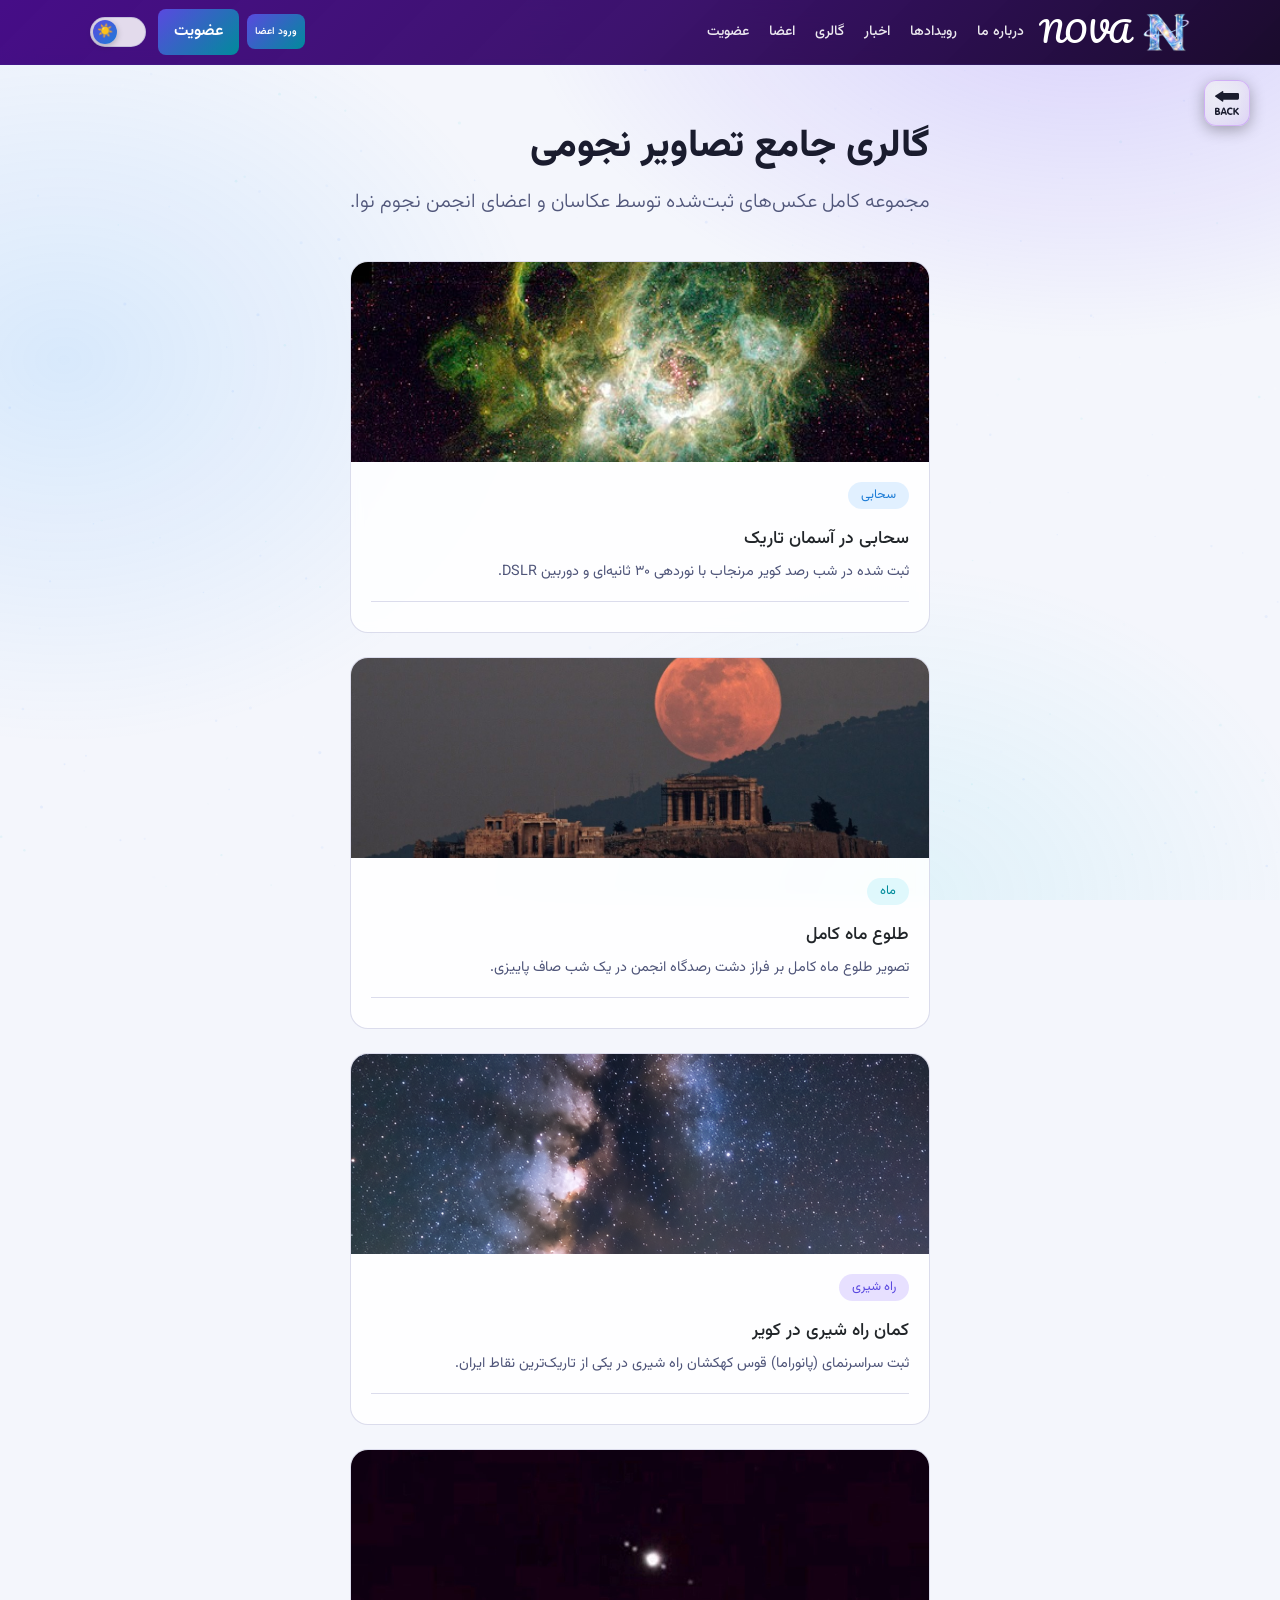
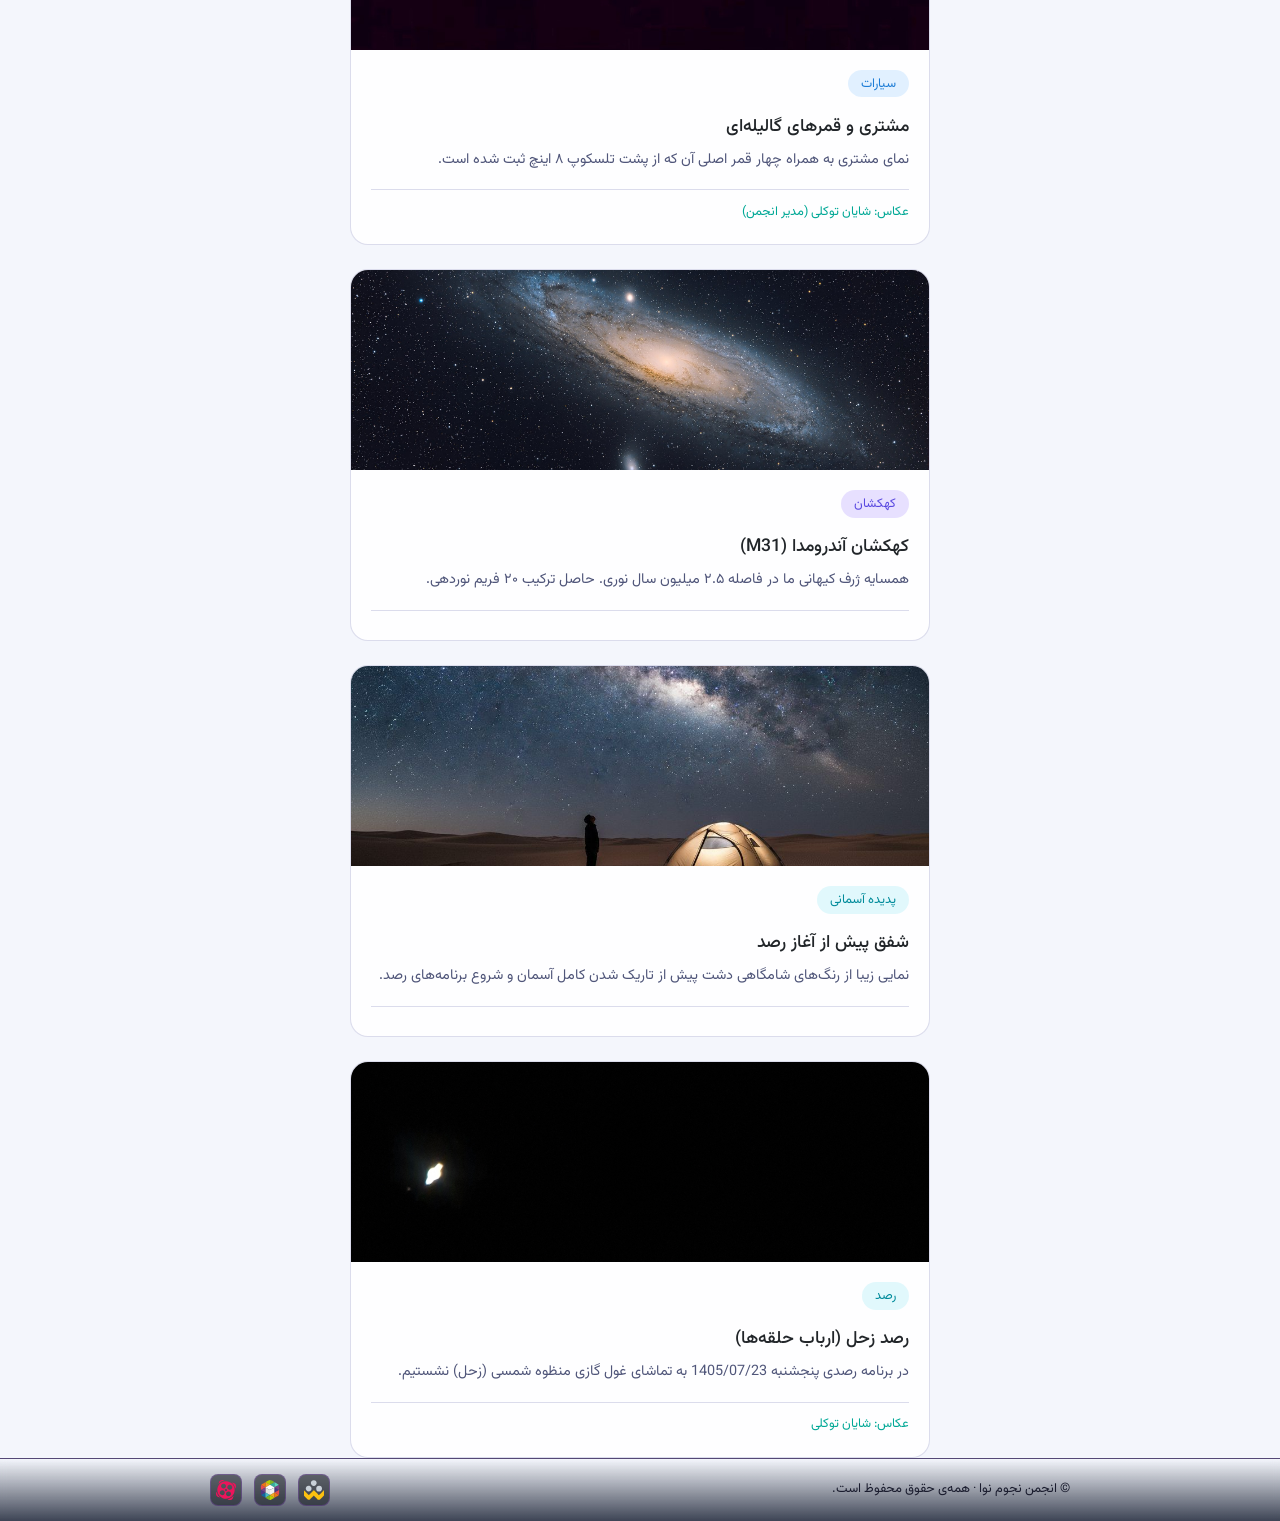
<file: gallery/gallery.html>
<!DOCTYPE html>
<html lang="fa" dir="rtl">

<head>
    <meta charset="utf-8">
    <meta name="viewport" content="width=device-width, initial-scale=1, viewport-fit=cover">
    <title>گالری کامل تصاویر · انجمن نجوم نوا</title>
    <link rel="stylesheet" href="../assets/BootStrap/css/bootstrap.min.css">
    <link rel="stylesheet" href="../assets/fonts/fonts.css">
    <link rel="stylesheet" href="../assets/css/style.css">
    <link rel="stylesheet" href="../assets/css/gallery.css">
    <link rel="apple-touch-icon" sizes="180x180" href="../assets/favicon/apple-touch-icon.png">
    <link rel="icon" type="image/png" sizes="32x32" href="../assets/favicon/favicon-32x32.png">
    <link rel="icon" type="image/png" sizes="16x16" href="../assets/favicon/favicon-16x16.png">
    <link rel="manifest" href="../assets/favicon/site.webmanifest">
</head>

<body>
    <canvas id="sky" aria-hidden="true"></canvas>

    <!-- ۱. لایه تیره پس‌زمینه موبایل -->
    <div class="nav-overlay" id="navOverlay"></div>

    <!-- ۲. منوی کشویی Off-Canvas مخصوص موبایل (خارج از header جهت حل مشکل بلور) -->
    <nav id="nav" class="mobile-nav">
        <div class="nav-header-mobile">
            <span class="nav-title-mobile Pacifico-font">NOVA</span>
            <button class="nav-close-btn" id="navCloseBtn" type="button" aria-label="بستن منو">&times;</button>
        </div>
        <a href="../index.html#about">درباره ما</a>
        <a href="../index.html#events">رویدادها</a>
        <a href="../index.html#news">اخبار</a>
        <a href="../index.html#gallery">گالری</a>
        <a href="../index.html#team">اعضا</a>
        <a href="../index.html#join">عضویت</a>
        <div class="nav-mobile-logins">
            <a href="../login/login2.html" class="btn btn-login-mobile">ورود اعضا</a>
        </div>
    </nav>

    <!-- ۳. هدر اصلی سایت -->
    <header>
        <div class="wrap bar">
            <!-- دکمه همبرگری موبایل -->
            <button class="menu" type="button" aria-expanded="false" aria-controls="nav" aria-label="باز کردن منو">
                <svg xmlns="http://www.w3.org/2000/svg" width="24" height="24" viewBox="0 0 24 24" fill="none">
                    <path d="M2 6C2 5.44772 2.44772 5 3 5H21C21.5523 5 22 5.44772 22 6C22 6.55228 21.5523 7 21 7H3C2.44772 7 2 6.55228 2 6Z" fill="#ffffff"/>
                    <path d="M2 12.0322C2 11.4799 2.44772 11.0322 3 11.0322H21C21.5523 11.0322 22 11.4799 22 12.0322C22 12.5845 21.5523 13.0322 21 13.0322H3C2.44772 13.0322 2 12.5845 2 12.0322Z" fill="#ffffff"/>
                    <path d="M3 17.0645C2.44772 17.0645 2 17.5122 2 18.0645C2 18.6167 2.44772 19.0645 3 19.0645H21C21.5523 19.0645 22 18.6167 22 18.0645C22 17.5122 21.5523 17.0645 21 17.0645H3Z" fill="#ffffff"/>
                </svg>
            </button>
            <!-- سمت راست: لوگو -->
            <a class="brand" href="../index.html#top" aria-label="انجمن نجوم نوا">
                <img src="../assets/icons/nova-light.png" alt="logo" class="nova-logo light">
                <img src="../assets/icons/nova-light.png" alt="logo" class="nova-logo dark">
                <h3 class="Pacifico-font typographi">NOVA</h3>
            </a>

            <!-- وسط: لینک‌های منوی دسکتاپ (دقیقاً داخل کادر بنفش) -->
            <div class="desktop-nav">
                <a href="../index.html#about">درباره ما</a>
                <a href="../index.html#events">رویدادها</a>
                <a href="../index.html#news">اخبار</a>
                <a href="../index.html#gallery">گالری</a>
                <a href="../index.html#team">اعضا</a>
                <a href="../index.html#join">عضویت</a>
            </div>

            <!-- سمت چپ: دکمه‌های ورود/عضویت + تغییر تم + همبرگری موبایل -->
            <div class="header-left-actions">
                <div class="logins">
                    <a href="../login/login2.html" class="btn p-2 login-desktop-btn" style="font-size: 10px;">ورود اعضا</a>
                    <a class="btn" href="../index.html#join">عضویت</a>
                </div>

                <button class="theme-switch" id="themeToggleBtn" type="button" aria-label="تغییر تم">
                    <span class="theme-switch-track">
                        <span class="theme-switch-thumb">
                            <span id="themeIcon">🌙</span>
                        </span>
                    </span>
                </button>
            </div>
        </div>
    </header>

    <main class="wrap detail-page">
    <!-- دکمه بازگشت با همان آیکون سفارشی شما -->
    <a href="../index.html#gallery" class="back-link-login" title="بازگشت">
        <svg viewBox="0 0 36 36" xmlns="http://www.w3.org/2000/svg">
            <path fill="currentColor"
                d="M34 3H12.475V1.128c0-1.046-.74-1.435-1.645-.865L.69 6.652c-.905.57-.922 1.527-.038 2.127l10.215 6.931c.884.602 1.607.235 1.607-.811V13H34a2 2 0 0 0 2-2V5a2 2 0 0 0-2-2zM.024 26.184c0-.727.5-1.137 1.197-1.137H4.13c1.576 0 2.849 1.061 2.849 2.667c0 1.061-.439 1.772-1.409 2.227v.03c1.288.183 2.303 1.258 2.303 2.576c0 2.137-1.424 3.288-3.516 3.288h-3.12c-.697 0-1.212-.439-1.212-1.151v-8.5zm2.273 3.135h1.182c.742 0 1.227-.439 1.227-1.196c0-.713-.561-1.076-1.227-1.076H2.297v2.272zm0 4.516h1.788c.818 0 1.424-.47 1.424-1.318c0-.712-.545-1.197-1.606-1.197H2.297v2.515zm9.217-7.713c.258-.696.85-1.257 1.621-1.257c.805 0 1.365.53 1.621 1.257l2.971 8.243c.092.242.121.454.121.561c0 .591-.484 1-1.045 1c-.637 0-.955-.333-1.107-.788l-.453-1.424H11.03l-.455 1.409c-.15.47-.469.803-1.09.803c-.607 0-1.122-.454-1.122-1.061c0-.242.076-.424.106-.5l3.045-8.243zm.168 5.501h2.879l-1.41-4.395h-.029l-1.44 4.395zm11.378-6.758c1.106 0 3.258.363 3.258 1.696c0 .546-.379 1.016-.94 1.016-.621 0-1.046-.53-2.318-.53c-1.879 0-2.849 1.591-2.849 3.439c0 1.803.985 3.349 2.849 3.349c1.272 0 1.788-.637 2.409-.637c.682 0 1 .682 1 1.03c0 1.455-2.288 1.788-3.409 1.788c-3.076 0-5.212-2.439-5.212-5.576c0-3.151 2.121-5.575 5.212-5.575zm4.471 1.212c0-.621.455-1.121 1.137-1.121c.651 0 1.137.424 1.137 1.121v3.273l3.727-3.97c.167-.182.455-.424.879-.424c.576 0 1.121.439 1.121 1.091c0 .393-.242.712-.742 1.212l-2.863 2.818l3.5 3.651c.363.364.637.697.637 1.152c0 .712-.562 1.045-1.183 1.045c-.44 0-.727-.258-1.151-.712l-3.924-4.243v3.864c0 .591-.455 1.091-1.137 1.091c-.651 0-1.137-.424-1.137-1.091v-8.757z" />
        </svg>
    </a>

    <!-- بخش عنوان گالری در یک بلوک مجزا -->
    <div class="gallery-title-box rv">
        <h2>گالری جامع تصاویر نجومی</h2>
        <p class="lead">مجموعه کامل عکس‌های ثبت‌شده توسط عکاسان و اعضای انجمن نجوم نوا.</p>
    </div>
        <!-- شبکه‌ی کامل گالری -->
        <div class="full-gallery">
            
            <!-- نمونه آیتم ۱ -->
            <div class="card gallery-card">
                <div class="gallery-img-wrap">
                    <img src="../assets/img/7.jpg" alt="">
                </div>
                <div class="gallery-card-body">
                    <span class="tag">سحابی</span>
                    <h3>سحابی در آسمان تاریک</h3>
                    <p>ثبت شده در شب رصد کویر مرنجاب با نوردهی ۳۰ ثانیه‌ای و دوربین DSLR.</p>
                    <!-- محل قرار گیری نام عکاس -->
                    <small class="gallery-meta"></small> 
                </div>
            </div>

            <!-- نمونه آیتم ۲ -->
            <div class="card gallery-card">
                <div class="gallery-img-wrap">
                    <img src="../assets/img/5.jpg" alt="">
                </div>
                <div class="gallery-card-body">
                    <span class="tag w">ماه</span>
                    <h3>طلوع ماه کامل</h3>
                    <p>تصویر طلوع ماه کامل بر فراز دشت رصدگاه انجمن در یک شب صاف پاییزی.</p>
                    <small class="gallery-meta"></small>
                </div>
            </div>

            <!-- نمونه آیتم ۳ -->
            <div class="card gallery-card">
                <div class="gallery-img-wrap">
                    <img src="../assets/img/8.png" alt="">
                </div>
                <div class="gallery-card-body">
                    <span class="tag t">راه شیری</span>
                    <h3>کمان راه شیری در کویر</h3>
                    <p>ثبت سراسرنمای (پانوراما) قوس کهکشان راه شیری در یکی از تاریک‌ترین نقاط ایران.</p>
                    <small class="gallery-meta"></small>
                </div>
            </div>

            <!-- نمونه آیتم ۴ -->
            <div class="card gallery-card">
                <div class="gallery-img-wrap">
                    <img src="../assets/img/10.jpg" alt="">
                </div>
                <div class="gallery-card-body">
                    <span class="tag">سیارات</span>
                    <h3>مشتری و قمرهای گالیله‌ای</h3>
                    <p>نمای مشتری به همراه چهار قمر اصلی آن که از پشت تلسکوپ ۸ اینچ ثبت شده است.</p>
                    <small class="gallery-meta">عکاس: شایان توکلی (مدیر انجمن)</small>
                </div>
            </div>

            <!-- نمونه آیتم ۵ -->
            <div class="card gallery-card">
                <div class="gallery-img-wrap">
                    <img src="../assets/img/3.jpg" alt="">
                </div>
                <div class="gallery-card-body">
                    <span class="tag t">کهکشان</span>
                    <h3>کهکشان آندرومدا (M31)</h3>
                    <p>همسایه ژرف کیهانی ما در فاصله ۲.۵ میلیون سال نوری. حاصل ترکیب ۲۰ فریم نوردهی.</p>
                    <small class="gallery-meta"></small>
                </div>
            </div>

            <!-- نمونه آیتم ۶ (کارت جدید) -->
            <div class="card gallery-card">
                <div class="gallery-img-wrap">
                    <img src="../assets/img/2.jpg" alt="">
                </div>
                <div class="gallery-card-body">
                    <span class="tag w">پدیده آسمانی</span>
                    <h3>شفق پیش از آغاز رصد</h3>
                    <p>نمایی زیبا از رنگ‌های شامگاهی دشت پیش از تاریک شدن کامل آسمان و شروع برنامه‌های رصد.</p>
                    <small class="gallery-meta"></small>
                </div>
            </div>

            <div class="card gallery-card zoom">
                <div class="gallery-img-wrap">
                    <img src="../assets/img/11.jpg" alt="">
                </div>
                <div class="gallery-card-body">
                    <span class="tag w">رصد</span>
                    <h3>رصد زحل (ارباب حلقه‌ها)</h3>
                    <p>در برنامه رصدی پنجشنبه 1405/07/23 به تماشای غول گازی منظوه شمسی (زحل) نشستیم.</p>
                    <small class="gallery-meta">عکاس: شایان توکلی</small>
                </div>
            </div>
    </main>

    <footer>
        <div class="wrap foot">
            <div class="text">© انجمن نجوم نوا · همه‌ی حقوق محفوظ است.</div>
            <div class="soc">
                <a href="https://shad.ir/novaastro405"><svg xmlns="http://www.w3.org/2000/svg"
                        viewBox="0 0 362.8 357.9">
                        <defs>
                            <style>
                                .cls-1 {
                                    fill: #fcc110;
                                }

                                .cls-2 {
                                    fill: currentColor;
                                }
                            </style>
                        </defs>
                        <g id="Layer_2" data-name="Layer 2">
                            <g id="logo">
                                <g id="shad_logo_farsgraphic" data-name="shad logo farsgraphic">
                                    <path class="cls-1"
                                        d="M.1,234.5V187.6c0-.5-.4-1.2.4-1.5s1.1.4,1.5.8l16.8,16.9,38.2,38,27.9,28c2.6,2.7,2.6,2.7,5.3,0l26.7-26.5L145,215.2l31.6-31.3c1.4-2.3,2.7-1.6,4.1-.2l42.1,42.5c10,10.1,19.9,20.1,29.7,30.3,5,5.2,10.4,9.9,15.2,15.4,1.4,1.6,2.7,1.3,4-.1l12.7-12.6,13.7-13.9c7.6-7.7,15.1-15.4,22.7-23l27.1-27c4.1-4,8.2-8,12.2-12.1.5-.4.9-1,1.5-.6a1.8,1.8,0,0,1,1.1,1.3v2.3q0,45.3.1,90.8a4.6,4.6,0,0,1-1.6,3.6q-16.5,16.3-32.7,32.8l-29.7,30c-5.5,5.5-11.1,10.9-19,13.1a36,36,0,0,1-19.8.1c-7.3-1.9-12.7-6.5-17.8-11.7-9.8-10.1-19.8-20.1-29.7-30.1l-31.9-32.3c-2.1-2.1-2.4-2.2-4.4-.2l-43.9,43.9c-6.9,6.9-13.7,14-20.9,20.7-9.4,8.6-20.3,11.4-32.8,8.2-6.9-1.8-12.3-5.5-17.1-10.5s-10.8-10.8-16.2-16.1L25.7,308.7c-5.4-5.3-10.9-10.6-16.2-16.1-2.9-3-6.2-5.5-8.7-8.8a4.6,4.6,0,0,1-.8-2.5V234.5Z" />
                                    <path class="cls-2"
                                        d="M222,154.8a52.4,52.4,0,1,1,104.8.5c0,28.6-23.8,52.1-52.5,52A52.4,52.4,0,0,1,222,154.8Z" />
                                    <path class="cls-2"
                                        d="M229.4,52.5c.3,28-23.2,52.1-51,52.4-29.7.3-53.7-22.7-53.9-51.7S147.3.3,176.9,0A52.4,52.4,0,0,1,229.4,52.5Z" />
                                    <path class="cls-2"
                                        d="M124.6,189.6c-42.9,35.6-92.6,5.1-92.7-36.1,0-29.5,23.2-53.1,52.4-53.1C125.1,100.5,154.5,146,124.6,189.6Z" />
                                </g>
                            </g>
                        </g>
                    </svg></a><a href="https://rubika.ir/novaastro405"><svg xmlns="http://www.w3.org/2000/svg"
                        id="Layer_1" data-name="Layer 1" viewBox="0 0 495.37 543.04">
                        <path
                            d="M246.07,0h1.76c.48,42.73-.25,128.44-.25,128.44-40.86-22.92-82-45.3-122.84-68.29q40.13-22.81,80.32-45.51c12.69-7.16,26.33-13.31,41-14.64Z"
                            fill="#b8ce01" />
                        <path
                            d="M247.73,0h3C266.62,1.43,281,9,294.67,16.68Q332.91,38.25,371.05,60c-41,22.73-82.45,45.82-123.51,68.48-.35-42.73.63-85.77.15-128.5Z"
                            fill="#7db425" />
                        <path
                            d="M124.77,60.11,247.61,128.4,123.92,200.66s-.06-45.85.08-68.71C123.89,108.21,124.77,60.11,124.77,60.11Z"
                            fill="#f6a925" />
                        <path
                            d="M371.19,60l.35.19c-.1,42.59,0,85.18,0,127.77-.07,4.17-.11,12.77-.11,12.77L247.62,128.45S330.2,82.76,371.23,60Z"
                            fill="#35ac9d" />
                        <path
                            d="M371.44,60.21c27.28,15.51,54.37,31.36,81.47,47.17,13.11,7.36,27,15.52,34.16,29.39-38.38,21.25-115.68,64-115.68,64s-.06-8.61,0-12.78q0-63.89,0-127.77Z"
                            fill="#59d6bd" />
                        <path
                            d="M46.5,105c25.65-15,78.19-44.88,78.19-44.88L124,200.66S47,158.21,8.71,137C17.05,122.13,32.11,113.12,46.5,105Z"
                            fill="#ef7414" />
                        <path
                            d="M247.5,128.44l123.81,72.3s-39.84,22-59.62,32.64c-21.14,12-64.09,35.82-64.09,35.82L123.94,200.66Z"
                            fill="#fff" />
                        <path
                            d="M0,193C.11,174.17-.23,154.15,8.66,137,47,158.21,123.92,200.66,123.92,200.66,82.55,224.58,41.38,248.86,0,272.81,0,246.21,0,219.62,0,193Z"
                            fill="#e74b50" />
                        <path
                            d="M487.07,136.77c7.54,14.1,8.64,30.5,8.22,46.19v90.11L371.41,200.76S448.69,158,487.07,136.77Z"
                            fill="#794387" />
                        <path
                            d="M123.92,200.66c.19-.08,123.66,68.54,123.66,68.54s0,71.69.07,106.76c.2,11.29-.07,34.11-.07,34.11-41.27-22.78-82.32-45.76-123.6-68.54l-.07-.31V200.66Z"
                            fill="#e4e4e4" />
                        <path
                            d="M0,272.81c41.35-24,82.52-48.23,123.89-72.15q-.06,70.29,0,140.56c-6.35-2.65-12.13-6.43-18.19-9.64C70.5,312.21,35.38,292.39,0,273.21v-.4Z"
                            fill="#794387" />
                        <path
                            d="M371.39,200.76v86.18c-.13,18.27.46,36.47,0,54.73-41.21,22.4-123.82,68.4-123.82,68.4s.27-22.82.07-34.11c0-35.07-.07-106.76-.07-106.76Z"
                            fill="#f1f1f1" />
                        <path
                            d="M371.39,200.76s123.88,72.14,123.88,72.31c-41.17,22.82-123.87,68.6-123.87,68.6h0c.46-18.26-.13-36.46,0-54.73V200.76Z"
                            fill="#4c3683" />
                        <path
                            d="M0,273.21c35.36,19.21,70.43,39,105.7,58.4,6.06,3.21,11.84,7,18.19,9.64l.07.31Q67,374.79,10,408.05C6,402,4,394.86,2.53,387.8.14,376,0,364,0,352v-78.8Z"
                            fill="#4c3683" />
                        <path
                            d="M495.27,273.07c.06,27.65,0,55.3,0,82.95.4,17.73-.12,36.62-9.57,52.25-34.2-20-114.33-66.6-114.33-66.6S454.1,295.89,495.27,273.07Z"
                            fill="#e74b50" />
                        <path
                            d="M10,408Q67,374.72,124,341.53c-.25,46.83.08,93.67-.16,140.49q-40.35-22.75-80.49-45.86C30.82,428.76,18,420.53,10,408Z"
                            fill="#0f68a0" />
                        <path
                            d="M124,341.53c41.28,22.78,82.33,45.76,123.6,68.54-41.2,24-123.7,72-123.76,71.95.24-46.82-.09-93.66.16-140.49Z"
                            fill="#49bdca" />
                        <path
                            d="M371.2,341.76l.2-.09c.12,46.84-.25,93.69.19,140.53l-.31.15c-32.66-19.51-65.71-38.4-98.52-57.68-8.26-4.7-25.18-14.6-25.18-14.6S330,364.21,371.2,341.76Z"
                            fill="#f6a925" />
                        <path
                            d="M371.4,341.67h0c3.65,2.49,80.13,46.62,114.33,66.6-4.86,8.3-12.56,14.39-20.32,19.84-12.52,8.42-25.88,15.47-38.9,23.05-18.31,10.35-36.5,20.91-54.92,31-.44-46.84-.07-93.69-.19-140.53Z"
                            fill="#ef7414" />
                        <path
                            d="M247.58,410.07V543c-10.25-1.51-21.42-3.87-30.5-9.08C186,516.66,154.81,499.5,123.82,482,165,458,206.38,434.12,247.58,410.07Z"
                            fill="#7db425" />
                        <path
                            d="M247.58,410.07s16.92,9.9,25.18,14.6c32.81,19.28,65.86,38.17,98.52,57.68q-47.79,26.44-95.57,53A62.47,62.47,0,0,1,249.84,543h-2.26Z"
                            fill="#b8ce01" />
                        <path d="M602.83,233.66" fill="#f1f1f1" />
                    </svg></a><a href="https://www.aparat.com/nova_astro_405"><svg fill="#ED145B" role="img"
                        viewBox="0 0 24 24" xmlns="http://www.w3.org/2000/svg">
                        <title>Aparat</title>
                        <path
                            d="M12.0014 1.5938C2.7317 1.5906-1.9119 12.7965 4.641 19.3515c2.975 2.976 7.4496 3.8669 11.3374 2.257 3.8877-1.61 6.4228-5.4036 6.4228-9.6116 0-5.7441-4.6555-10.4012-10.3997-10.4031zM6.11 6.783c.5011-2.5982 3.8927-3.2936 5.376-1.1028 1.4834 2.1907-.4216 5.0816-3.02 4.5822-1.6118-.3098-2.6668-1.868-2.356-3.4794zm4.322 8.9882c-.5045 2.5971-3.8965 3.288-5.377 1.0959-1.4807-2.1922.427-5.0807 3.0247-4.5789 1.612.3114 2.6655 1.8714 2.3524 3.483zm1.2605-2.405c-1.1528-.2231-1.4625-1.7273-.4917-2.3877.9708-.6604 2.256.18 2.0401 1.3343-.1347.7198-.8294 1.1924-1.5484 1.0533zm6.197 3.8375c-.501 2.5981-3.8927 3.2935-5.376 1.1028-1.4834-2.1908.4217-5.0817 3.0201-4.5822 1.6117.3097 2.6667 1.8679 2.356 3.4794zm-1.9662-5.5018c-2.5981-.501-3.2935-3.8962-1.1027-5.3795 2.1907-1.4834 5.0816.4216 4.5822 3.02-.3082 1.6132-1.8668 2.6701-3.4795 2.3595zm-2.3348 11.5618l2.2646.611c1.9827.5263 4.0167-.6542 4.5433-2.6368l.639-2.4016a11.3828 11.3828 0 0 1-7.4469 4.4274zM21.232 3.5985l-2.363-.6284a11.3757 11.3757 0 0 1 4.3538 7.619l.6495-2.4578c.5194-1.9804-.6615-4.0076-2.6403-4.5328zM.6713 13.8086l-.5407 2.04c-.5263 1.9826.6542 4.0166 2.6368 4.5432l2.1066.5618a11.3792 11.3792 0 0 1-4.2027-7.145zM10.3583.702L8.1498.1261C6.166-.4024 4.1296.7785 3.603 2.763l-.5512 2.082A11.3757 11.3757 0 0 1 10.3583.702Z" />
                    </svg></a>
            </div>
        </div>
    </footer>

    <script src="../assets/js/index.js"></script>
</body>

</html>
</file>
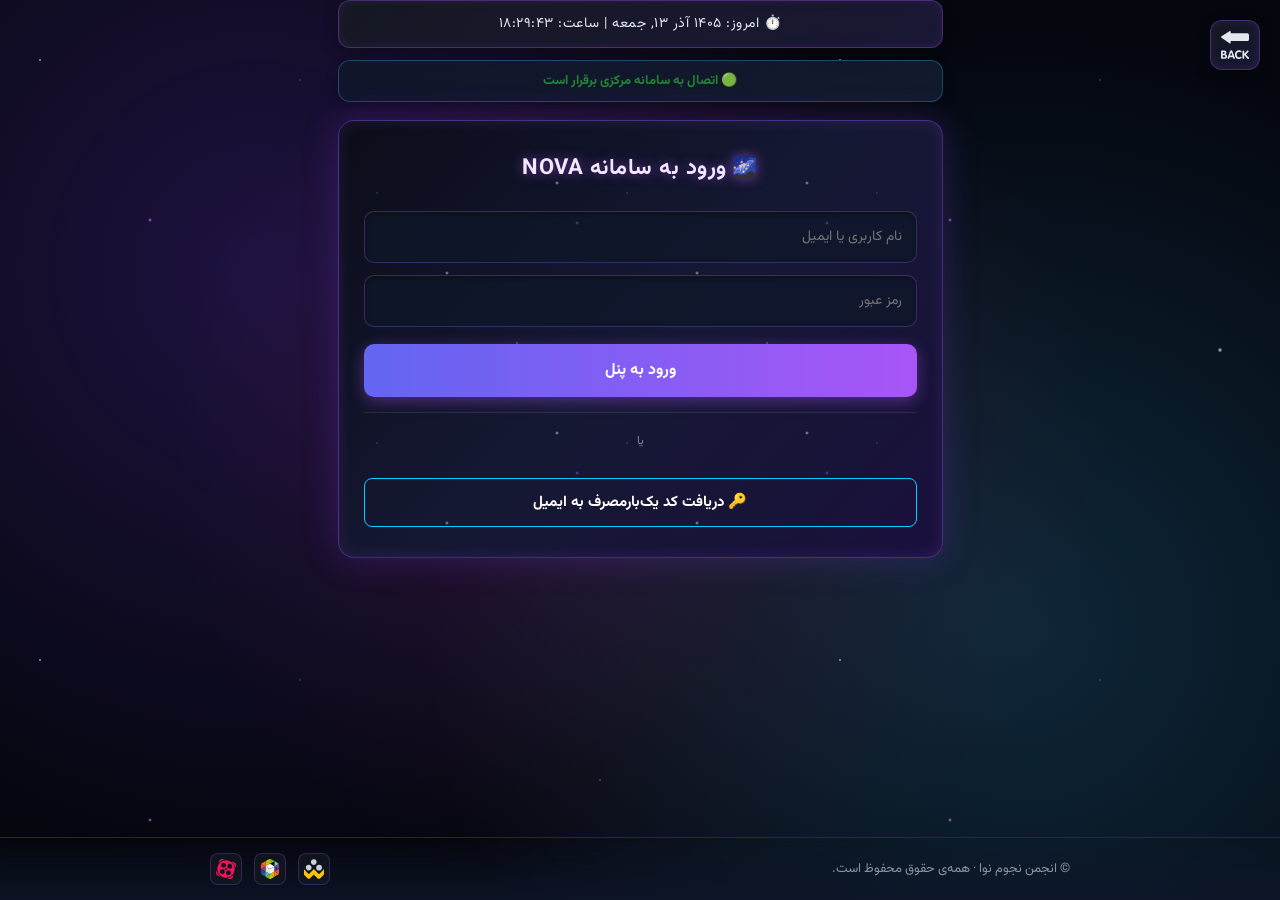
<file: login/login.html>
<!DOCTYPE html>
<html dir="auto">

<head>
    <meta charset="UTF-8">
    <meta name="viewport" content="width=device-width, initial-scale=1.0">
    <script src="assets/js/supabase.js"></script>
    <link href="../assets/fonts/fonts.css" rel="stylesheet">
    <link rel="stylesheet" href="assets/css/all.min.css">
    <!-- <link rel="stylesheet" href="../assets/css/style.css"> -->
    <link rel="stylesheet" href="assets/css/style.css">
    <title>سرویس مدیریت اعضا</title>
</head>

<body>
    <div class="container">
        <div class="header-top-bar">
            <a href="../index.html" class="back-link-login" title="بازگشت">
                <svg viewBox="0 0 36 36" xmlns="http://www.w3.org/2000/svg">
                    <path fill="currentColor"
                        d="M34 3H12.475V1.128c0-1.046-.74-1.435-1.645-.865L.69 6.652c-.905.57-.922 1.527-.038 2.127l10.215 6.931c.884.602 1.607.235 1.607-.811V13H34a2 2 0 0 0 2-2V5a2 2 0 0 0-2-2zM.024 26.184c0-.727.5-1.137 1.197-1.137H4.13c1.576 0 2.849 1.061 2.849 2.667c0 1.061-.439 1.772-1.409 2.227v.03c1.288.183 2.303 1.258 2.303 2.576c0 2.137-1.424 3.288-3.516 3.288h-3.12c-.697 0-1.212-.439-1.212-1.151v-8.5zm2.273 3.135h1.182c.742 0 1.227-.439 1.227-1.196c0-.713-.561-1.076-1.227-1.076H2.297v2.272zm0 4.516h1.788c.818 0 1.424-.47 1.424-1.318c0-.712-.545-1.197-1.606-1.197H2.297v2.515zm9.217-7.713c.258-.696.85-1.257 1.621-1.257c.805 0 1.365.53 1.621 1.257l2.971 8.243c.092.242.121.454.121.561c0 .591-.484 1-1.045 1c-.637 0-.955-.333-1.107-.788l-.453-1.424H11.03l-.455 1.409c-.15.47-.469.803-1.09.803c-.607 0-1.122-.454-1.122-1.061c0-.242.076-.424.106-.5l3.045-8.243zm.168 5.501h2.879l-1.41-4.395h-.029l-1.44 4.395zm11.378-6.758c1.106 0 3.258.363 3.258 1.696c0 .546-.379 1.016-.94 1.016c-.621 0-1.046-.53-2.318-.53c-1.879 0-2.849 1.591-2.849 3.439c0 1.803.985 3.349 2.849 3.349c1.272 0 1.788-.637 2.409-.637c.682 0 1 .682 1 1.03c0 1.455-2.288 1.788-3.409 1.788c-3.076 0-5.212-2.439-5.212-5.576c0-3.151 2.121-5.575 5.212-5.575zm4.471 1.212c0-.621.455-1.121 1.137-1.121c.651 0 1.137.424 1.137 1.121v3.273l3.727-3.97c.167-.182.455-.424.879-.424c.576 0 1.121.439 1.121 1.091c0 .393-.242.712-.742 1.212l-2.863 2.818l3.5 3.651c.363.364.637.697.637 1.152c0 .712-.562 1.045-1.183 1.045c-.44 0-.727-.258-1.151-.712l-3.924-4.243v3.864c0 .591-.455 1.091-1.137 1.091c-.651 0-1.137-.424-1.137-1.091v-8.757z" />
                </svg>
            </a>
            <div id="live-clock" class="clock-box">⏱️</div>
        </div>
        <div id="connection-status" class="status-box" style="color: var(--accent-green);">🟢 اتصال به سامانه مرکزی
            برقرار است</div>

        <!-- بخش احراز هویت -->
        <div id="auth-panel" class="card">
            <h2>ورود به سامانه NOVA</h2>

            <!-- ورودی نام کاربری یا ایمیل -->
            <input type="text" id="login-username" placeholder="نام کاربری یا ایمیل">

            <!-- ورودی رمز عبور -->
            <input type="password" id="login-password" placeholder="رمز عبور">

            <!-- دکمه ورود با رمز -->
            <button id="btn-login" onclick="handlePasswordLogin()">ورود به پنل</button>

            <div
                style="margin: 15px 0; border-top: 1px solid rgba(255,255,255,0.1); position: relative; text-align: center;">
                <br>
                <span
                    style="background: inherit; padding: 0 10px; font-size: 12px; color: #888; position: relative; top: -10px;">یا</span>
            </div>

            <!-- دکمه دریافت کد یک‌بارمصرف -->
            <button id="btn-send-otp" onclick="handleSendOTP()"
                style="background-color: transparent; border: 1px solid var(--accent-color, #00d2ff); color: #fff;">
                🔑 دریافت کد یک‌بارمصرف به ایمیل
            </button>

            <!-- بخش ورود کد OTP (در ابتدا مخفی است) -->
            <div id="otp-verify-section" style="display: none; margin-top: 15px;">
                <input type="text" id="otp-code-input"
                    placeholder="کد ۶ رقمی را وارد کنید (حتما پوشه اسپم را بررسی کنید)"
                    style="text-align: center; letter-spacing: 4px;">
                <button id="btn-verify-otp" onclick="handleVerifyOTP()" style="background-color: #28a745; color: #fff;">
                    تأیید کد و ورود
                </button>
            </div>
        </div>

        <!-- داشبورد اصلی -->
        <div id="main-dashboard" class="hidden">
            <div class="card"
                style="display: flex; justify-content: space-between; align-items: center; padding: 12px 20px;">
                <span id="user-welcome" style="font-weight: bold;">در حال بارگذاری...</span>
                <button id="btn-logout"
                    style="width: auto; padding: 5px 10px; background-color: var(--accent-red); font-size: 12px;">خروج</button>
            </div>

            <!-- منوی تب‌ها اعضا -->
            <div id="member-tabs" class="tab-menu hidden">
                <button class="tab-btn active" id="tab-member-urgent">داشبرد فوری / رد شده</button>
                <button class="tab-btn" id="tab-member-current">تسک‌های جاری هفته</button>
                <button class="tab-btn" id="tab-member-archive">بایگانی کارهای گذشته</button>
                <button class="tab-btn" id="tab-member-profile">تغییر رمز عبور</button>
            </div>

            <!-- منوی تب‌ها مدیران -->
            <div id="admin-tabs" class="tab-menu hidden">
                <button class="tab-btn active" id="tab-admin-today">بررسی روز آخر</button>
                <button class="tab-btn" id="tab-admin-future">تسک‌های آینده</button>
                <button class="tab-btn" id="tab-admin-expired">اتمام مهلت / تمدید</button>
                <button class="tab-btn" id="tab-admin-search">جستجوی اعضا</button>
                <button class="tab-btn" id="tab-admin-manage">مدیریت اعضا و تسک‌ها</button>
            </div>

            <!-- زون‌های کاربر -->
            <div id="member-urgent-zone" class="zone card">
                <h3>تسک‌های تمدیدی، رد شده و امروز شما (جهت انجام روی عنوان تسک کلیک کنید)</h3>
                <div id="list-urgent"></div>
            </div>

            <div id="member-current-zone" class="zone card hidden">
                <h3>تسک‌های جاری این هفته (جهت انجام روی عنوان تسک کلیک کنید)</h3>
                <div id="list-current"></div>
            </div>
            <div id="member-archive-zone" class="zone card hidden">
                <h3>بایگانی کارهای گذشته و نهایی شده</h3>
                <div id="list-archive"></div>
            </div>

            <div id="member-profile-zone" class="zone card hidden">
                <h3>🔐 تغییر رمز عبور حساب کاربری</h3>
                <input type="password" id="member-new-pass" placeholder="رمز عبور جدید خود را وارد کنید...">
                <button id="btn-change-pass" style="background-color: var(--accent-green);">بروزرسانی رمز عبور</button>
            </div>

            <!-- زون‌های مدیریت -->
            <div id="admin-today-zone" class="zone card hidden">
                <h3>کارهای انجام شده جهت بررسی (روز آخر و تایید شده‌ها)</h3>
                <div id="list-admin-today"></div>
            </div>

            <div id="admin-future-zone" class="zone card hidden">
                <h3>مدیریت تسک‌های آینده اعضا</h3>
                <div id="list-admin-future"></div>
            </div>

            <div id="admin-expired-zone" class="zone card hidden">
                <h3>تسک‌های سوخته و تمدید سریع</h3>
                <div id="list-admin-expired"></div>
            </div>

            <div id="admin-search-zone" class="zone card hidden">
                <h3>پرونده و گزارش‌گیری فعالیت اعضا</h3>
                <input type="text" id="search-input" placeholder="نام کاربر مورد نظر را دقیق وارد کنید...">
                <div id="search-results"></div>
            </div>

            <div id="admin-manage-zone" class="zone card hidden">
                <div style="border-bottom: 1px solid var(--border-color); padding-bottom: 20px; margin-bottom: 20px;">
                    <h3>➕ تعریف حساب کاربری جدید</h3>
                    <input type="text" id="new-user-name" placeholder="نام کاربری جدید">
                    <input type="password" id="new-user-pass" placeholder="رمز عبور">
                    <select id="new-user-role">
                        <option value="member">عضو عادی</option>
                        <option value="admin">مدیر سیستم</option>
                    </select>
                    <button id="btn-create-user" style="background-color: var(--accent-green);">ثبت و ایجاد
                        حساب</button>
                </div>

                <div style="border-bottom: 1px solid var(--border-color); padding-bottom: 20px; margin-bottom: 20px;">
                    <h3>➕ تعریف و تخصیص تسک جدید (مولتی تسک متوالی)</h3>
                    <label style="font-size:12px; color:var(--text-muted);">انتخاب عضو انجمن:</label>
                    <select id="select-task-user">
                        <option value="">در حال بارگذاری لیست اعضا...</option>
                    </select>

                    <label style="font-size:12px; color:var(--text-muted);">عنوان تسک:</label>
                    <input type="text" id="single-task-title" placeholder="عنوان فعالیت ابلاغی را وارد کنید...">

                    <label style="font-size:12px; color:var(--text-muted);">نوع تسک:</label>
                    <select id="single-task-type">
                        <option value="ویدیو">ویدیو</option>
                        <option value="پادکست">پادکست</option>
                        <option value="پوستر">پوستر / اینفوگرافیک</option>
                        <option value="متن">متن</option>
                    </select>

                    <label style="font-size:12px; color:var(--text-muted);">مهلت نهایی تحویل (به صورت شمسی وارد
                        کنید):</label>
                    <input type="text" id="single-task-date" placeholder="مثال: 1405/04/11"
                        style="direction: ltr; text-align: right;">

                    <button id="btn-create-task" style="margin-top: 10px;">ابلاغ و ثبت تسک (نام کاربر حفظ
                        می‌شود)</button>
                </div>

                <div>
                    <h3>👥 مدیریت رمز عبور و لیست اطلاعات کل اعضا</h3>
                    <table class="user-manage-table">
                        <thead>
                            <tr>
                                <th>نام کاربری</th>
                                <th>نقش</th>
                                <th>رمز عبور فعلی</th>
                                <th>عملیات ادمین</th>
                            </tr>
                        </thead>
                        <tbody id="admin-users-table-body">
                            <tr>
                                <td colspan="4">در حال دریافت لیست اطلاعات...</td>
                            </tr>
                        </tbody>
                    </table>
                </div>
            </div>
        </div>
    </div>

    <!-- این بخش فوتر را اضافه کنید -->
    <footer>
        <div class="wrap foot">
            <div>© انجمن نجوم نوا · همه‌ی حقوق محفوظ است.</div>
            <div class="soc">
                <a href="https://shad.ir/novaastro405" title="شاد">
                    <svg viewBox="0 0 362.8 357.9">
                        <defs>
                            <style>
                                .cls-1 { fill: #fcc110; }
                                .cls-2 { fill: currentColor; }
                            </style>
                        </defs>
                        <g id="Layer_2" data-name="Layer 2">
                            <g id="logo">
                                <g id="shad_logo_farsgraphic" data-name="shad logo farsgraphic">
                                    <path class="cls-1" d="M.1,234.5V187.6c0-.5-.4-1.2.4-1.5s1.1.4,1.5.8l16.8,16.9,38.2,38,27.9,28c2.6,2.7,2.6,2.7,5.3,0l26.7-26.5L145,215.2l31.6-31.3c1.4-2.3,2.7-1.6,4.1-.2l42.1,42.5c10,10.1,19.9,20.1,29.7,30.3,5,5.2,10.4,9.9,15.2,15.4,1.4,1.6,2.7,1.3,4-.1l12.7-12.6,13.7-13.9c7.6-7.7,15.1-15.4,22.7-23l27.1-27c4.1-4,8.2-8,12.2-12.1.5-.4.9-1,1.5-.6a1.8,1.8,0,0,1,1.1,1.3v2.3q0,45.3.1,90.8a4.6,4.6,0,0,1-1.6,3.6q-16.5,16.3-32.7,32.8l-29.7,30c-5.5,5.5-11.1,10.9-19,13.1a36,36,0,0,1-19.8.1c-7.3-1.9-12.7-6.5-17.8-11.7-9.8-10.1-19.8-20.1-29.7-30.1l-31.9-32.3c-2.1-2.1-2.4-2.2-4.4-.2l-43.9,43.9c-6.9,6.9-13.7,14-20.9,20.7-9.4,8.6-20.3,11.4-32.8,8.2-6.9-1.8-12.3-5.5-17.1-10.5s-10.8-10.8-16.2-16.1L25.7,308.7c-5.4-5.3-10.9-10.6-16.2-16.1-2.9-3-6.2-5.5-8.7-8.8a4.6,4.6,0,0,1-.8-2.5V234.5Z" />
                                    <path class="cls-2" d="M222,154.8a52.4,52.4,0,1,1,104.8.5c0,28.6-23.8,52.1-52.5,52A52.4,52.4,0,0,1,222,154.8Z" />
                                    <path class="cls-2" d="M229.4,52.5c.3,28-23.2,52.1-51,52.4-29.7.3-53.7-22.7-53.9-51.7S147.3.3,176.9,0A52.4,52.4,0,0,1,229.4,52.5Z" />
                                    <path class="cls-2" d="M124.6,189.6c-42.9,35.6-92.6,5.1-92.7-36.1,0-29.5,23.2-53.1,52.4-53.1C125.1,100.5,154.5,146,124.6,189.6Z" />
                                </g>
                            </g>
                        </g>
                    </svg>
                </a>
                <a href="https://rubika.ir/novaastro405" title="روبیکا">
                    <svg id="Layer_1" data-name="Layer 1" viewBox="0 0 495.37 543.04">
                        <path d="M246.07,0h1.76c.48,42.73-.25,128.44-.25,128.44-40.86-22.92-82-45.3-122.84-68.29q40.13-22.81,80.32-45.51c12.69-7.16,26.33-13.31,41-14.64Z" fill="#b8ce01" />
                        <path d="M247.73,0h3C266.62,1.43,281,9,294.67,16.68Q332.91,38.25,371.05,60c-41,22.73-82.45,45.82-123.51,68.48-.35-42.73.63-85.77.15-128.5Z" fill="#7db425" />
                        <path d="M124.77,60.11,247.61,128.4,123.92,200.66s-.06-45.85.08-68.71C123.89,108.21,124.77,60.11,124.77,60.11Z" fill="#f6a925" />
                        <path d="M371.19,60.35.19c-.1,42.59,0,85.18,0,127.77-.07,4.17-.11,12.77-.11,12.77L247.62,128.45S330.2,82.76,371.23,60Z" fill="#35ac9d" />
                        <path d="M371.44,60.21c27.28,15.51,54.37,31.36,81.47,47.17,13.11,7.36,27,15.52,34.16,29.39-38.38,21.25-115.68,64-115.68,64s-.06-8.61,0-12.78q0-63.89,0-127.77Z" fill="#59d6bd" />
                        <path d="M46.5,105c25.65-15,78.19-44.88,78.19-44.88L124,200.66S47,158.21,8.71,137C17.05,122.13,32.11,113.12,46.5,105Z" fill="#ef7414" />
                        <path d="M247.5,128.44l123.81,72.3s-39.84,22-59.62,32.64c-21.14,12-64.09,35.82-64.09,35.82L123.94,200.66Z" fill="#fff" />
                        <path d="M0,193C.11,174.17-.23,154.15,8.66,137,47,158.21,123.92,200.66,123.92,200.66,82.55,224.58,41.38,248.86,0,272.81,0,246.21,0,219.62,0,193Z" fill="#e74b50" />
                        <path d="M487.07,136.77c7.54,14.1,8.64,30.5,8.22,46.19v90.11L371.41,200.76S448.69,158,487.07,136.77Z" fill="#794387" />
                        <path d="M123.92,200.66c.19-.08,123.66,68.54,123.66,68.54s0,71.69.07,106.76c.2,11.29-.07,34.11-.07,34.11-41.27-22.78-82.32-45.76-123.6-68.54l-.07-.31V200.66Z" fill="#e4e4e4" />
                        <path d="M0,272.81c41.35-24,82.52-48.23,123.89-72.15q-.06,70.29,0,140.56c-6.35-2.65-12.13-6.43-18.19-9.64C70.5,312.21,35.38,292.39,0,273.21v-.4Z" fill="#794387" />
                        <path d="M371.39,200.76v86.18c-.13,18.27.46,36.47,0,54.73-41.21,22.4-123.82,68.4-123.82,68.4s.27-22.82.07-34.11c0-35.07-.07-106.76-.07-106.76Z" fill="#f1f1f1" />
                        <path d="M371.39,200.76s123.88,72.14,123.88,72.31c-41.17,22.82-123.87,68.6-123.87,68.6h0c.46-18.26-.13-36.46,0-54.73V200.76Z" fill="#4c3683" />
                        <path d="M0,273.21c35.36,19.21,70.43,39,105.7,58.4,6.06,3.21,11.84,7,18.19,9.64l.07.31Q67,374.79,10,408.05C6,402,4,394.86,2.53,387.8.14,376,0,364,0,352v-78.8Z" fill="#4c3683" />
                        <path d="M495.27,273.07c.06,27.65,0,55.3,0,82.95.4,17.73-.12,36.62-9.57,52.25-34.2-20-114.33-66.6-114.33-66.6S454.1,295.89,495.27,273.07Z" fill="#e74b50" />
                        <path d="M10,408Q67,374.72,124,341.53c-.25,46.83.08,93.67-.16,140.49q-40.35-22.75-80.49-45.86C30.82,428.76,18,420.53,10,408Z" fill="#0f68a0" />
                        <path d="M124,341.53c41.28,22.78,82.33,45.76,123.6,68.54-41.2,24-123.7,72-123.76,71.95.24-46.82-.09-93.66.16-140.49Z" fill="#49bdca" />
                        <path d="M371.2,341.76l.2-.09c.12,46.84-.25,93.69.19,140.53l-.31.15c-32.66-19.51-65.71-38.4-98.52-57.68-8.26-4.7-25.18-14.6-25.18-14.6S330,364.21,371.2,341.76Z" fill="#f6a925" />
                        <path d="M371.4,341.67h0c3.65,2.49,80.13,46.62,114.33,66.6-4.86,8.3-12.56,14.39-20.32,19.84-12.52,8.42-25.88,15.47-38.9,23.05-18.31,10.35-36.5,20.91-54.92,31-.44-46.84-.07-93.69-.19-140.53Z" fill="#ef7414" />
                        <path d="M247.58,410.07V543c-10.25-1.51-21.42-3.87-30.5-9.08C186,516.66,154.81,499.5,123.82,482,165,458,206.38,434.12,247.58,410.07Z" fill="#7db425" />
                        <path d="M247.58,410.07s16.92,9.9,25.18,14.6c32.81,19.28,65.86,38.17,98.52,57.68q-47.79,26.44-95.57,53A62.47,62.47,0,0,1,249.84,543h-2.26Z" fill="#b8ce01" />
                    </svg>
                </a>
                <a href="https://www.aparat.com/nova_astro_405" title="آپارات">
                    <svg fill="#ED145B" role="img" viewBox="0 0 24 24" xmlns="http://www.w3.org/2000/svg">
                        <path d="M12.0014 1.5938C2.7317 1.5906-1.9119 12.7965 4.641 19.3515c2.975 2.976 7.4496 3.8669 11.3374 2.257 3.8877-1.61 6.4228-5.4036 6.4228-9.6116 0-5.7441-4.6555-10.4012-10.3997-10.4031zM6.11 6.783c.5011-2.5982 3.8927-3.2936 5.376-1.1028 1.4834 2.1907-.4216 5.0816-3.02 4.5822-1.6118-.3098-2.6668-1.868-2.356-3.4794zm4.322 8.9882c-.5045 2.5971-3.8965 3.288-5.377 1.0959-1.4807-2.1922.427-5.0807 3.0247-4.5789 1.612.3114 2.6655 1.8714 2.3524 3.483zm1.2605-2.405c-1.1528-.2231-1.4625-1.7273-.4917-2.3877.9708-.6604 2.256.18 2.0401 1.3343-.1347.7198-.8294 1.1924-1.5484 1.0533zm6.197 3.8375c-.501 2.5981-3.8927 3.2935-5.376 1.1028-1.4834-2.1908.4217-5.0817 3.0201-4.5822 1.6117.3097 2.6667 1.8679 2.356 3.4794zm-1.9662-5.5018c-2.5981-.501-3.2935-3.8962-1.1027-5.3795 2.1907-1.4834 5.0816.4216 4.5822 3.02-.3082 1.6132-1.8668 2.6701-3.4795 2.3595zm-2.3348 11.5618l2.2646.611c1.9827.5263 4.0167-.6542 4.5433-2.6368l.639-2.4016a11.3828 11.3828 0 0 1-7.4469 4.4274zM21.232 3.5985l-2.363-.6284a11.3757 11.3757 0 0 1 4.3538 7.619l.6495-2.4578c.5194-1.9804-.6615-4.0076-2.6403-4.5328zM.6713 13.8086l-.5407 2.04c-.5263 1.9826.6542 4.0166 2.6368 4.5432l2.1066.5618a11.3792 11.3792 0 0 1-4.2027-7.145zM10.3583.702L8.1498.1261C6.166-.4024 4.1296.7785 3.603 2.763l-.5512 2.082A11.3757 11.3757 0 0 1 10.3583.702Z" />
                    </svg>
                </a>
            </div>
        </div>
    </footer>

    <script src="assets/js/index.js"></script>
</body>

</html>
</file>
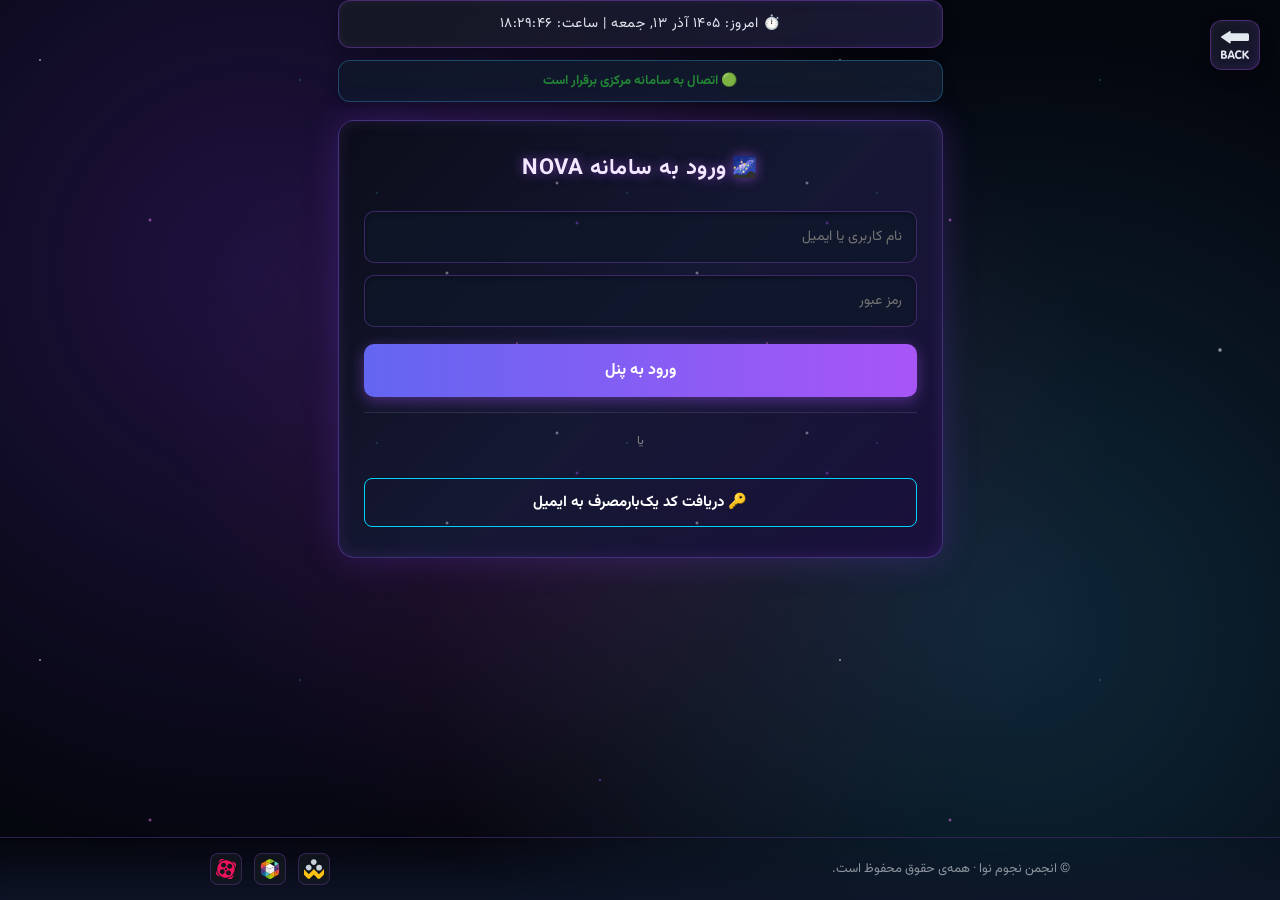
<file: login/login2.html>
<!DOCTYPE html>
<html dir="auto">

<head>
    <meta charset="UTF-8">
    <meta name="viewport" content="width=device-width, initial-scale=1.0">
    <script src="assets/js/supabase.js"></script>
    <link href="../assets/fonts/fonts.css" rel="stylesheet">
    <link rel="stylesheet" href="assets/css/all.min.css">
    <!-- <link rel="stylesheet" href="../assets/css/style.css"> -->
    <link rel="stylesheet" href="assets/css/style.css">
    <title>سرویس مدیریت اعضا</title>
</head>

<body>
    <div class="container">
        <div class="header-top-bar">
            <a href="../index.html" class="back-link-login" title="بازگشت">
                <svg viewBox="0 0 36 36" xmlns="http://www.w3.org/2000/svg">
                    <path fill="currentColor"
                        d="M34 3H12.475V1.128c0-1.046-.74-1.435-1.645-.865L.69 6.652c-.905.57-.922 1.527-.038 2.127l10.215 6.931c.884.602 1.607.235 1.607-.811V13H34a2 2 0 0 0 2-2V5a2 2 0 0 0-2-2zM.024 26.184c0-.727.5-1.137 1.197-1.137H4.13c1.576 0 2.849 1.061 2.849 2.667c0 1.061-.439 1.772-1.409 2.227v.03c1.288.183 2.303 1.258 2.303 2.576c0 2.137-1.424 3.288-3.516 3.288h-3.12c-.697 0-1.212-.439-1.212-1.151v-8.5zm2.273 3.135h1.182c.742 0 1.227-.439 1.227-1.196c0-.713-.561-1.076-1.227-1.076H2.297v2.272zm0 4.516h1.788c.818 0 1.424-.47 1.424-1.318c0-.712-.545-1.197-1.606-1.197H2.297v2.515zm9.217-7.713c.258-.696.85-1.257 1.621-1.257c.805 0 1.365.53 1.621 1.257l2.971 8.243c.092.242.121.454.121.561c0 .591-.484 1-1.045 1c-.637 0-.955-.333-1.107-.788l-.453-1.424H11.03l-.455 1.409c-.15.47-.469.803-1.09.803c-.607 0-1.122-.454-1.122-1.061c0-.242.076-.424.106-.5l3.045-8.243zm.168 5.501h2.879l-1.41-4.395h-.029l-1.44 4.395zm11.378-6.758c1.106 0 3.258.363 3.258 1.696c0 .546-.379 1.016-.94 1.016c-.621 0-1.046-.53-2.318-.53c-1.879 0-2.849 1.591-2.849 3.439c0 1.803.985 3.349 2.849 3.349c1.272 0 1.788-.637 2.409-.637c.682 0 1 .682 1 1.03c0 1.455-2.288 1.788-3.409 1.788c-3.076 0-5.212-2.439-5.212-5.576c0-3.151 2.121-5.575 5.212-5.575zm4.471 1.212c0-.621.455-1.121 1.137-1.121c.651 0 1.137.424 1.137 1.121v3.273l3.727-3.97c.167-.182.455-.424.879-.424c.576 0 1.121.439 1.121 1.091c0 .393-.242.712-.742 1.212l-2.863 2.818l3.5 3.651c.363.364.637.697.637 1.152c0 .712-.562 1.045-1.183 1.045c-.44 0-.727-.258-1.151-.712l-3.924-4.243v3.864c0 .591-.455 1.091-1.137 1.091c-.651 0-1.137-.424-1.137-1.091v-8.757z" />
                </svg>
            </a>
            <div id="live-clock" class="clock-box">⏱️</div>
        </div>
        <div id="connection-status" class="status-box" style="color: var(--accent-green);">🟢 اتصال به سامانه مرکزی
            برقرار است</div>

        <!-- بخش احراز هویت -->
        <div id="auth-panel" class="card">
            <h2>ورود به سامانه NOVA</h2>

            <!-- ورودی نام کاربری یا ایمیل -->
            <input type="text" id="login-username" placeholder="نام کاربری یا ایمیل">

            <!-- ورودی رمز عبور -->
            <input type="password" id="login-password" placeholder="رمز عبور">

            <!-- دکمه ورود با رمز -->
            <button id="btn-login" onclick="handleLogin()">ورود به پنل</button>

            <div
                style="margin: 15px 0; border-top: 1px solid rgba(255,255,255,0.1); position: relative; text-align: center;">
                <br>
                <span
                    style="background: inherit; padding: 0 10px; font-size: 12px; color: #888; position: relative; top: -10px;">یا</span>
            </div>

            <!-- دکمه دریافت کد یک‌بارمصرف -->
            <button id="btn-send-otp" onclick="handleSendOTP()"
                style="background-color: transparent; border: 1px solid var(--accent-color, #00d2ff); color: #fff;">
                🔑 دریافت کد یک‌بارمصرف به ایمیل
            </button>

            <!-- بخش ورود کد OTP (در ابتدا مخفی است) -->
            <div id="otp-verify-section" style="display: none; margin-top: 15px;">
                <input type="text" id="otp-code-input"
                    placeholder="کد ۶ رقمی را وارد کنید (حتما پوشه اسپم را بررسی کنید)"
                    style="text-align: center; letter-spacing: 4px;">
                <button id="btn-verify-otp" onclick="handleVerifyOTP()" style="background-color: #28a745; color: #fff;">
                    تأیید کد و ورود
                </button>
            </div>
        </div>

        <!-- داشبورد اصلی -->
        <div id="main-dashboard" class="hidden">
            <div class="card"
                style="display: flex; justify-content: space-between; align-items: center; padding: 12px 20px;">
                <span id="user-welcome" style="font-weight: bold;">در حال بارگذاری...</span>
                <button id="btn-logout"
                    style="width: auto; padding: 5px 10px; background-color: var(--accent-red); font-size: 12px;">خروج</button>
            </div>

            <!-- منوی تب‌ها اعضا -->
            <div id="member-tabs" class="tab-menu hidden">
                <button class="tab-btn active" id="tab-member-urgent">داشبرد فوری / رد شده</button>
                <button class="tab-btn" id="tab-member-current">تسک‌های جاری هفته</button>
                <button class="tab-btn" id="tab-member-archive">بایگانی کارهای گذشته</button>
                <button class="tab-btn" id="tab-member-profile">تغییر رمز عبور</button>
            </div>

            <!-- منوی تب‌ها مدیران -->
            <div id="admin-tabs" class="tab-menu hidden">
                <button class="tab-btn active" id="tab-admin-today">بررسی روز آخر</button>
                <button class="tab-btn" id="tab-admin-future">تسک‌های آینده</button>
                <button class="tab-btn" id="tab-admin-expired">اتمام مهلت / تمدید</button>
                <button class="tab-btn" id="tab-admin-search">جستجوی اعضا</button>
                <button class="tab-btn" id="tab-admin-manage">مدیریت اعضا و تسک‌ها</button>
            </div>

            <!-- زون‌های کاربر -->
            <div id="member-urgent-zone" class="zone card">
                <h3>تسک‌های تمدیدی، رد شده و امروز شما (جهت انجام روی عنوان تسک کلیک کنید)</h3>
                <div id="list-urgent"></div>
            </div>

            <div id="member-current-zone" class="zone card hidden">
                <h3>تسک‌های جاری این هفته (جهت انجام روی عنوان تسک کلیک کنید)</h3>
                <div id="list-current"></div>
            </div>
            <div id="member-archive-zone" class="zone card hidden">
                <h3>بایگانی کارهای گذشته و نهایی شده</h3>
                <div id="list-archive"></div>
            </div>

            <div id="member-profile-zone" class="zone card hidden">
                <h3>🔐 تغییر رمز عبور حساب کاربری</h3>
                <input type="password" id="member-new-pass" placeholder="رمز عبور جدید خود را وارد کنید...">
                <button id="btn-change-pass" style="background-color: var(--accent-green);">بروزرسانی رمز عبور</button>
            </div>

            <!-- زون‌های مدیریت -->
            <div id="admin-today-zone" class="zone card hidden">
                <h3>کارهای انجام شده جهت بررسی (روز آخر و تایید شده‌ها)</h3>
                <div id="list-admin-today"></div>
            </div>

            <div id="admin-future-zone" class="zone card hidden">
                <h3>مدیریت تسک‌های آینده اعضا</h3>
                <div id="list-admin-future"></div>
            </div>

            <div id="admin-expired-zone" class="zone card hidden">
                <h3>تسک‌های سوخته و تمدید سریع</h3>
                <div id="list-admin-expired"></div>
            </div>

            <div id="admin-search-zone" class="zone card hidden">
                <h3>پرونده و گزارش‌گیری فعالیت اعضا</h3>
                <input type="text" id="search-input" placeholder="نام کاربر مورد نظر را دقیق وارد کنید...">
                <div id="search-results"></div>
            </div>

            <div id="admin-manage-zone" class="zone card hidden">
                <div style="border-bottom: 1px solid var(--border-color); padding-bottom: 20px; margin-bottom: 20px;">
                    <h3>➕ تعریف حساب کاربری جدید</h3>
                    <input type="text" id="new-user-name" placeholder="نام کاربری جدید">
                    <input type="password" id="new-user-pass" placeholder="رمز عبور">
                    <input type="text" id="new-user-job" placeholder="عنوان شغلی / مسئولیت">
                    <select id="new-user-role">
                        <option value="member">عضو عادی</option>
                        <option value="admin">مدیر سیستم</option>
                    </select>
                    <button id="btn-create-user" style="background-color: var(--accent-green);">ثبت و ایجاد
                        حساب</button>
                </div>

                <div style="border-bottom: 1px solid var(--border-color); padding-bottom: 20px; margin-bottom: 20px;">
                    <h3>➕ تعریف و تخصیص تسک جدید (مولتی تسک متوالی)</h3>
                    <label style="font-size:12px; color:var(--text-muted);">انتخاب عضو انجمن:</label>
                    <select id="select-task-user">
                        <option value="">در حال بارگذاری لیست اعضا...</option>
                    </select>

                    <label style="font-size:12px; color:var(--text-muted);">عنوان تسک:</label>
                    <input type="text" id="single-task-title" placeholder="عنوان فعالیت ابلاغی را وارد کنید...">

                    <label style="font-size:12px; color:var(--text-muted);">نوع تسک:</label>
                    <select id="single-task-type">
                        <option value="ویدیو">ویدیو</option>
                        <option value="پادکست">پادکست</option>
                        <option value="پوستر">پوستر / اینفوگرافیک</option>
                        <option value="متن">متن</option>
                    </select>

                    <label style="font-size:12px; color:var(--text-muted);">مهلت نهایی تحویل (به صورت شمسی وارد
                        کنید):</label>
                    <input type="text" id="single-task-date" placeholder="مثال: 1405/04/11"
                        style="direction: ltr; text-align: right;">

                    <button id="btn-create-task" style="margin-top: 10px;">ابلاغ و ثبت تسک (نام کاربر حفظ
                        می‌شود)</button>
                </div>

                <div>
                    <h3>👥 مدیریت رمز عبور و لیست اطلاعات کل اعضا</h3>
                    <table class="user-manage-table">
                        <thead>
                            <tr>
                                <th>نام کاربری</th>
                                <th>نقش</th>
                                <th>عنوان شغلی / مسئولیت</th>
                                <th>عملیات ادمین</th>
                            </tr>
                        </thead>
                        <tbody id="admin-users-table-body">
                            <tr>
                                <td colspan="4">در حال دریافت لیست اطلاعات...</td>
                            </tr>
                        </tbody>
                    </table>
                </div>
            </div>
        </div>
    </div>

    <!-- این بخش فوتر را اضافه کنید -->
    <footer>
        <div class="wrap foot">
            <div>© انجمن نجوم نوا · همه‌ی حقوق محفوظ است.</div>
            <div class="soc">
                <a href="https://shad.ir/novaastro405" title="شاد">
                    <svg viewBox="0 0 362.8 357.9">
                        <defs>
                            <style>
                                .cls-1 { fill: #fcc110; }
                                .cls-2 { fill: currentColor; }
                            </style>
                        </defs>
                        <g id="Layer_2" data-name="Layer 2">
                            <g id="logo">
                                <g id="shad_logo_farsgraphic" data-name="shad logo farsgraphic">
                                    <path class="cls-1" d="M.1,234.5V187.6c0-.5-.4-1.2.4-1.5s1.1.4,1.5.8l16.8,16.9,38.2,38,27.9,28c2.6,2.7,2.6,2.7,5.3,0l26.7-26.5L145,215.2l31.6-31.3c1.4-2.3,2.7-1.6,4.1-.2l42.1,42.5c10,10.1,19.9,20.1,29.7,30.3,5,5.2,10.4,9.9,15.2,15.4,1.4,1.6,2.7,1.3,4-.1l12.7-12.6,13.7-13.9c7.6-7.7,15.1-15.4,22.7-23l27.1-27c4.1-4,8.2-8,12.2-12.1.5-.4.9-1,1.5-.6a1.8,1.8,0,0,1,1.1,1.3v2.3q0,45.3.1,90.8a4.6,4.6,0,0,1-1.6,3.6q-16.5,16.3-32.7,32.8l-29.7,30c-5.5,5.5-11.1,10.9-19,13.1a36,36,0,0,1-19.8.1c-7.3-1.9-12.7-6.5-17.8-11.7-9.8-10.1-19.8-20.1-29.7-30.1l-31.9-32.3c-2.1-2.1-2.4-2.2-4.4-.2l-43.9,43.9c-6.9,6.9-13.7,14-20.9,20.7-9.4,8.6-20.3,11.4-32.8,8.2-6.9-1.8-12.3-5.5-17.1-10.5s-10.8-10.8-16.2-16.1L25.7,308.7c-5.4-5.3-10.9-10.6-16.2-16.1-2.9-3-6.2-5.5-8.7-8.8a4.6,4.6,0,0,1-.8-2.5V234.5Z" />
                                    <path class="cls-2" d="M222,154.8a52.4,52.4,0,1,1,104.8.5c0,28.6-23.8,52.1-52.5,52A52.4,52.4,0,0,1,222,154.8Z" />
                                    <path class="cls-2" d="M229.4,52.5c.3,28-23.2,52.1-51,52.4-29.7.3-53.7-22.7-53.9-51.7S147.3.3,176.9,0A52.4,52.4,0,0,1,229.4,52.5Z" />
                                    <path class="cls-2" d="M124.6,189.6c-42.9,35.6-92.6,5.1-92.7-36.1,0-29.5,23.2-53.1,52.4-53.1C125.1,100.5,154.5,146,124.6,189.6Z" />
                                </g>
                            </g>
                        </g>
                    </svg>
                </a>
                <a href="https://rubika.ir/novaastro405" title="روبیکا">
                    <svg id="Layer_1" data-name="Layer 1" viewBox="0 0 495.37 543.04">
                        <path d="M246.07,0h1.76c.48,42.73-.25,128.44-.25,128.44-40.86-22.92-82-45.3-122.84-68.29q40.13-22.81,80.32-45.51c12.69-7.16,26.33-13.31,41-14.64Z" fill="#b8ce01" />
                        <path d="M247.73,0h3C266.62,1.43,281,9,294.67,16.68Q332.91,38.25,371.05,60c-41,22.73-82.45,45.82-123.51,68.48-.35-42.73.63-85.77.15-128.5Z" fill="#7db425" />
                        <path d="M124.77,60.11,247.61,128.4,123.92,200.66s-.06-45.85.08-68.71C123.89,108.21,124.77,60.11,124.77,60.11Z" fill="#f6a925" />
                        <path d="M371.19,60.35.19c-.1,42.59,0,85.18,0,127.77-.07,4.17-.11,12.77-.11,12.77L247.62,128.45S330.2,82.76,371.23,60Z" fill="#35ac9d" />
                        <path d="M371.44,60.21c27.28,15.51,54.37,31.36,81.47,47.17,13.11,7.36,27,15.52,34.16,29.39-38.38,21.25-115.68,64-115.68,64s-.06-8.61,0-12.78q0-63.89,0-127.77Z" fill="#59d6bd" />
                        <path d="M46.5,105c25.65-15,78.19-44.88,78.19-44.88L124,200.66S47,158.21,8.71,137C17.05,122.13,32.11,113.12,46.5,105Z" fill="#ef7414" />
                        <path d="M247.5,128.44l123.81,72.3s-39.84,22-59.62,32.64c-21.14,12-64.09,35.82-64.09,35.82L123.94,200.66Z" fill="#fff" />
                        <path d="M0,193C.11,174.17-.23,154.15,8.66,137,47,158.21,123.92,200.66,123.92,200.66,82.55,224.58,41.38,248.86,0,272.81,0,246.21,0,219.62,0,193Z" fill="#e74b50" />
                        <path d="M487.07,136.77c7.54,14.1,8.64,30.5,8.22,46.19v90.11L371.41,200.76S448.69,158,487.07,136.77Z" fill="#794387" />
                        <path d="M123.92,200.66c.19-.08,123.66,68.54,123.66,68.54s0,71.69.07,106.76c.2,11.29-.07,34.11-.07,34.11-41.27-22.78-82.32-45.76-123.6-68.54l-.07-.31V200.66Z" fill="#e4e4e4" />
                        <path d="M0,272.81c41.35-24,82.52-48.23,123.89-72.15q-.06,70.29,0,140.56c-6.35-2.65-12.13-6.43-18.19-9.64C70.5,312.21,35.38,292.39,0,273.21v-.4Z" fill="#794387" />
                        <path d="M371.39,200.76v86.18c-.13,18.27.46,36.47,0,54.73-41.21,22.4-123.82,68.4-123.82,68.4s.27-22.82.07-34.11c0-35.07-.07-106.76-.07-106.76Z" fill="#f1f1f1" />
                        <path d="M371.39,200.76s123.88,72.14,123.88,72.31c-41.17,22.82-123.87,68.6-123.87,68.6h0c.46-18.26-.13-36.46,0-54.73V200.76Z" fill="#4c3683" />
                        <path d="M0,273.21c35.36,19.21,70.43,39,105.7,58.4,6.06,3.21,11.84,7,18.19,9.64l.07.31Q67,374.79,10,408.05C6,402,4,394.86,2.53,387.8.14,376,0,364,0,352v-78.8Z" fill="#4c3683" />
                        <path d="M495.27,273.07c.06,27.65,0,55.3,0,82.95.4,17.73-.12,36.62-9.57,52.25-34.2-20-114.33-66.6-114.33-66.6S454.1,295.89,495.27,273.07Z" fill="#e74b50" />
                        <path d="M10,408Q67,374.72,124,341.53c-.25,46.83.08,93.67-.16,140.49q-40.35-22.75-80.49-45.86C30.82,428.76,18,420.53,10,408Z" fill="#0f68a0" />
                        <path d="M124,341.53c41.28,22.78,82.33,45.76,123.6,68.54-41.2,24-123.7,72-123.76,71.95.24-46.82-.09-93.66.16-140.49Z" fill="#49bdca" />
                        <path d="M371.2,341.76l.2-.09c.12,46.84-.25,93.69.19,140.53l-.31.15c-32.66-19.51-65.71-38.4-98.52-57.68-8.26-4.7-25.18-14.6-25.18-14.6S330,364.21,371.2,341.76Z" fill="#f6a925" />
                        <path d="M371.4,341.67h0c3.65,2.49,80.13,46.62,114.33,66.6-4.86,8.3-12.56,14.39-20.32,19.84-12.52,8.42-25.88,15.47-38.9,23.05-18.31,10.35-36.5,20.91-54.92,31-.44-46.84-.07-93.69-.19-140.53Z" fill="#ef7414" />
                        <path d="M247.58,410.07V543c-10.25-1.51-21.42-3.87-30.5-9.08C186,516.66,154.81,499.5,123.82,482,165,458,206.38,434.12,247.58,410.07Z" fill="#7db425" />
                        <path d="M247.58,410.07s16.92,9.9,25.18,14.6c32.81,19.28,65.86,38.17,98.52,57.68q-47.79,26.44-95.57,53A62.47,62.47,0,0,1,249.84,543h-2.26Z" fill="#b8ce01" />
                    </svg>
                </a>
                <a href="https://www.aparat.com/nova_astro_405" title="آپارات">
                    <svg fill="#ED145B" role="img" viewBox="0 0 24 24" xmlns="http://www.w3.org/2000/svg">
                        <path d="M12.0014 1.5938C2.7317 1.5906-1.9119 12.7965 4.641 19.3515c2.975 2.976 7.4496 3.8669 11.3374 2.257 3.8877-1.61 6.4228-5.4036 6.4228-9.6116 0-5.7441-4.6555-10.4012-10.3997-10.4031zM6.11 6.783c.5011-2.5982 3.8927-3.2936 5.376-1.1028 1.4834 2.1907-.4216 5.0816-3.02 4.5822-1.6118-.3098-2.6668-1.868-2.356-3.4794zm4.322 8.9882c-.5045 2.5971-3.8965 3.288-5.377 1.0959-1.4807-2.1922.427-5.0807 3.0247-4.5789 1.612.3114 2.6655 1.8714 2.3524 3.483zm1.2605-2.405c-1.1528-.2231-1.4625-1.7273-.4917-2.3877.9708-.6604 2.256.18 2.0401 1.3343-.1347.7198-.8294 1.1924-1.5484 1.0533zm6.197 3.8375c-.501 2.5981-3.8927 3.2935-5.376 1.1028-1.4834-2.1908.4217-5.0817 3.0201-4.5822 1.6117.3097 2.6667 1.8679 2.356 3.4794zm-1.9662-5.5018c-2.5981-.501-3.2935-3.8962-1.1027-5.3795 2.1907-1.4834 5.0816.4216 4.5822 3.02-.3082 1.6132-1.8668 2.6701-3.4795 2.3595zm-2.3348 11.5618l2.2646.611c1.9827.5263 4.0167-.6542 4.5433-2.6368l.639-2.4016a11.3828 11.3828 0 0 1-7.4469 4.4274zM21.232 3.5985l-2.363-.6284a11.3757 11.3757 0 0 1 4.3538 7.619l.6495-2.4578c.5194-1.9804-.6615-4.0076-2.6403-4.5328zM.6713 13.8086l-.5407 2.04c-.5263 1.9826.6542 4.0166 2.6368 4.5432l2.1066.5618a11.3792 11.3792 0 0 1-4.2027-7.145zM10.3583.702L8.1498.1261C6.166-.4024 4.1296.7785 3.603 2.763l-.5512 2.082A11.3757 11.3757 0 0 1 10.3583.702Z" />
                    </svg>
                </a>
            </div>
        </div>
    </footer>

    <script src="assets/js/index2.js"></script>
</body>

</html>
</file>
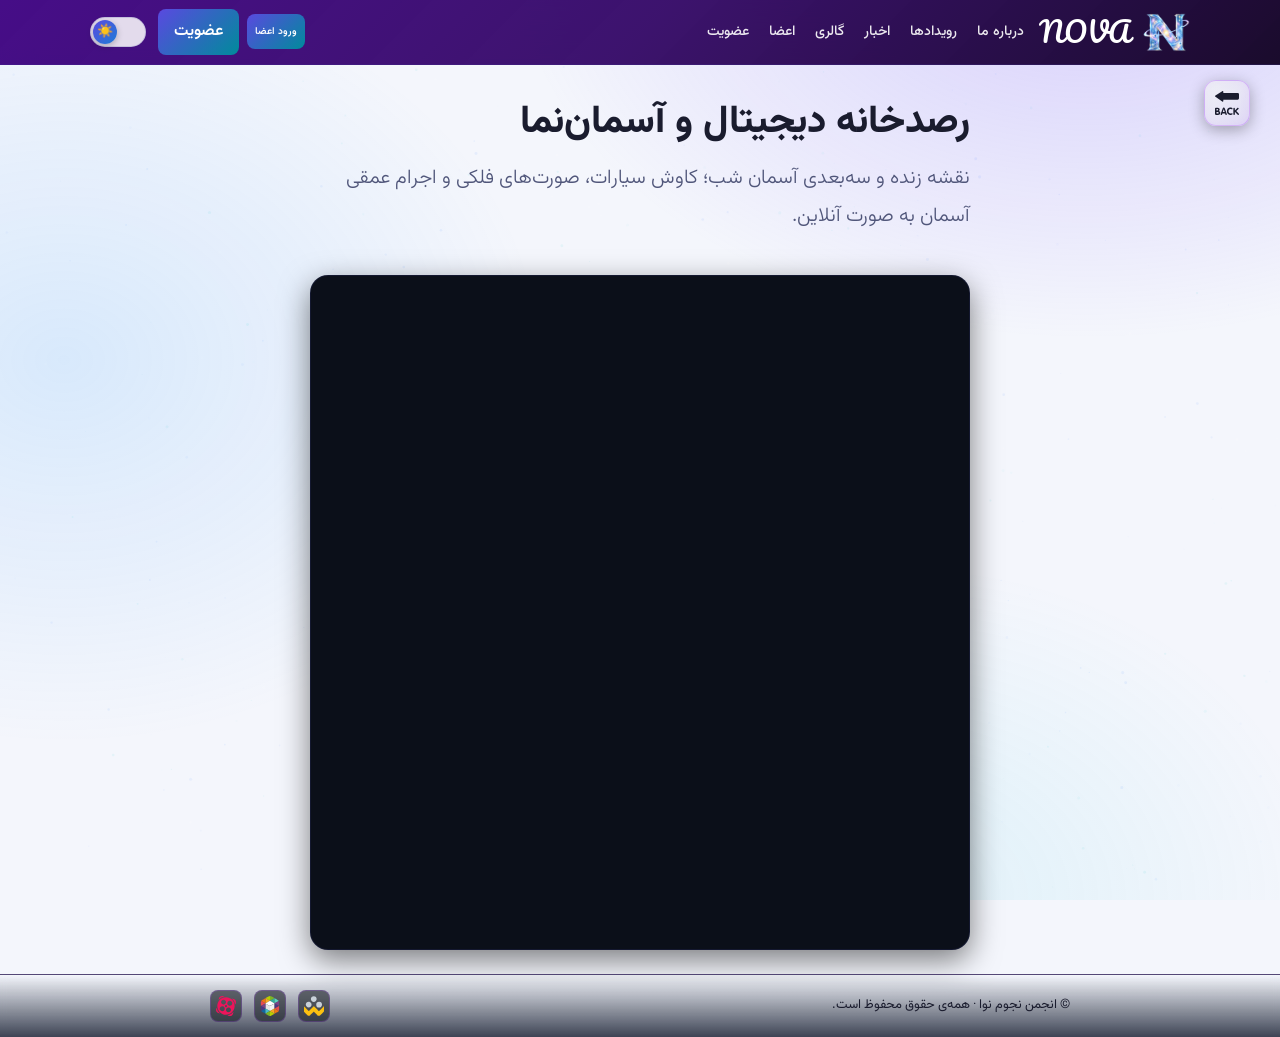
<file: observatory/observatory.html>
<!DOCTYPE html>
<html lang="fa" dir="rtl">
<head>
    <meta charset="UTF-8">
    <meta name="viewport" content="width=device-width, initial-scale=1.0">
    <title>رصدخانه مجازی و آسمان‌نمای نوا</title>
        <link rel="stylesheet" href="../assets/BootStrap/css/bootstrap.min.css">
    <link rel="stylesheet" href="../assets/fonts/fonts.css">
    <link rel="stylesheet" href="../assets/css/style.css">
    <link rel="stylesheet" href="../assets/css/observatory.css">
    <link rel="apple-touch-icon" sizes="180x180" href="../assets/favicon/apple-touch-icon.png">
    <link rel="icon" type="image/png" sizes="32x32" href="../assets/favicon/favicon-32x32.png">
    <link rel="icon" type="image/png" sizes="16x16" href="../assets/favicon/favicon-16x16.png">
    <link rel="manifest" href="../assets/favicon/site.webmanifest">
</head>
<body>

    <canvas id="sky" aria-hidden="true"></canvas>

    <!-- ۱. لایه تیره پس‌زمینه موبایل -->
    <div class="nav-overlay" id="navOverlay"></div>

    <!-- ۲. منوی کشویی Off-Canvas مخصوص موبایل (خارج از header جهت حل مشکل بلور) -->
    <nav id="nav" class="mobile-nav">
        <div class="nav-header-mobile">
            <span class="nav-title-mobile Pacifico-font">NOVA</span>
            <button class="nav-close-btn" id="navCloseBtn" type="button" aria-label="بستن منو">&times;</button>
        </div>
        <a href="../index.html#about">درباره ما</a>
        <a href="../index.html#events">رویدادها</a>
        <a href="../index.html#news">اخبار</a>
        <a href="../index.html#gallery">گالری</a>
        <a href="../index.html#team">اعضا</a>
        <a href="../index.html#join">عضویت</a>
        <div class="nav-mobile-logins">
            <a href="../login/login2.html" class="btn btn-login-mobile">ورود اعضا</a>
        </div>
    </nav>

    <!-- ۳. هدر اصلی سایت -->
    <header>
        <div class="wrap bar">
            <!-- دکمه همبرگری موبایل -->
            <button class="menu" type="button" aria-expanded="false" aria-controls="nav" aria-label="باز کردن منو">
                <svg xmlns="http://www.w3.org/2000/svg" width="24" height="24" viewBox="0 0 24 24" fill="none">
                    <path d="M2 6C2 5.44772 2.44772 5 3 5H21C21.5523 5 22 5.44772 22 6C22 6.55228 21.5523 7 21 7H3C2.44772 7 2 6.55228 2 6Z" fill="#ffffff"/>
                    <path d="M2 12.0322C2 11.4799 2.44772 11.0322 3 11.0322H21C21.5523 11.0322 22 11.4799 22 12.0322C22 12.5845 21.5523 13.0322 21 13.0322H3C2.44772 13.0322 2 12.5845 2 12.0322Z" fill="#ffffff"/>
                    <path d="M3 17.0645C2.44772 17.0645 2 17.5122 2 18.0645C2 18.6167 2.44772 19.0645 3 19.0645H21C21.5523 19.0645 22 18.6167 22 18.0645C22 17.5122 21.5523 17.0645 21 17.0645H3Z" fill="#ffffff"/>
                </svg>
            </button>
            <!-- سمت راست: لوگو -->
            <a class="brand" href="../index.html#top" aria-label="انجمن نجوم نوا">
                <img src="../assets/icons/nova-light.png" alt="logo" class="nova-logo light">
                <img src="../assets/icons/nova-light.png" alt="logo" class="nova-logo dark">
                <h3 class="Pacifico-font typographi">NOVA</h3>
            </a>

            <!-- وسط: لینک‌های منوی دسکتاپ (دقیقاً داخل کادر بنفش) -->
            <div class="desktop-nav">
                <a href="../index.html#about">درباره ما</a>
                <a href="../index.html#events">رویدادها</a>
                <a href="../index.html#news">اخبار</a>
                <a href="../index.html#gallery">گالری</a>
                <a href="../index.html#team">اعضا</a>
                <a href="../index.html#join">عضویت</a>
            </div>

            <!-- سمت چپ: دکمه‌های ورود/عضویت + تغییر تم + همبرگری موبایل -->
            <div class="header-left-actions">
                <div class="logins">
                    <a href="../login/login2.html" class="btn p-2 login-desktop-btn" style="font-size: 10px;">ورود اعضا</a>
                    <a class="btn" href="../index.html#join">عضویت</a>
                </div>

                <button class="theme-switch" id="themeToggleBtn" type="button" aria-label="تغییر تم">
                    <span class="theme-switch-track">
                        <span class="theme-switch-thumb">
                            <span id="themeIcon">🌙</span>
                        </span>
                    </span>
                </button>
            </div>
        </div>
    </header>


    <main class="wrap detail-page" style="padding-top: 2rem;">
        <!-- دکمه بازگشت -->
        <a href="../index.html#observatory-widget" class="back-link-login" title="بازگشت">
            <svg viewBox="0 0 36 36" xmlns="http://www.w3.org/2000/svg">
                <path fill="currentColor"
                    d="M34 3H12.475V1.128c0-1.046-.74-1.435-1.645-.865L.69 6.652c-.905.57-.922 1.527-.038 2.127l10.215 6.931c.884.602 1.607.235 1.607-.811V13H34a2 2 0 0 0 2-2V5a2 2 0 0 0-2-2zM.024 26.184c0-.727.5-1.137 1.197-1.137H4.13c1.576 0 2.849 1.061 2.849 2.667c0 1.061-.439 1.772-1.409 2.227v.03c1.288.183 2.303 1.258 2.303 2.576c0 2.137-1.424 3.288-3.516 3.288h-3.12c-.697 0-1.212-.439-1.212-1.151v-8.5zm2.273 3.135h1.182c.742 0 1.227-.439 1.227-1.196c0-.713-.561-1.076-1.227-1.076H2.297v2.272zm0 4.516h1.788c.818 0 1.424-.47 1.424-1.318c0-.712-.545-1.197-1.606-1.197H2.297v2.515zm9.217-7.713c.258-.696.85-1.257 1.621-1.257c.805 0 1.365.53 1.621 1.257l2.971 8.243c.092.242.121.454.121.561c0 .591-.484 1-1.045 1c-.637 0-.955-.333-1.107-.788l-.453-1.424H11.03l-.455 1.409c-.15.47-.469.803-1.09.803c-.607 0-1.122-.454-1.122-1.061c0-.242.076-.424.106-.5l3.045-8.243zm.168 5.501h2.879l-1.41-4.395h-.029l-1.44 4.395zm11.378-6.758c1.106 0 3.258.363 3.258 1.696c0 .546-.379 1.016-.94 1.016-.621 0-1.046-.53-2.318-.53c-1.879 0-2.849 1.591-2.849 3.439c0 1.803.985 3.349 2.849 3.349c1.272 0 1.788-.637 2.409-.637c.682 0 1 .682 1 1.03c0 1.455-2.288 1.788-3.409 1.788c-3.076 0-5.212-2.439-5.212-5.576c0-3.151 2.121-5.575 5.212-5.575zm4.471 1.212c0-.621.455-1.121 1.137-1.121c.651 0 1.137.424 1.137 1.121v3.273l3.727-3.97c.167-.182.455-.424.879-.424c.576 0 1.121.439 1.121 1.091c0 .393-.242.712-.742 1.212l-2.863 2.818l3.5 3.651c.363.364.637.697.637 1.152c0 .712-.562 1.045-1.183 1.045c-.44 0-.727-.258-1.151-.712l-3.924-4.243v3.864c0 .591-.455 1.091-1.137 1.091c-.651 0-1.137-.424-1.137-1.091v-8.757z" />
            </svg>
        </a>


        <div class="rv" style="margin-bottom: 1rem;">
            <h2>رصدخانه دیجیتال و آسمان‌نما</h2>
            <p class="lead">نقشه زنده و سه‌بعدی آسمان شب؛ کاوش سیارات، صورت‌های فلکی و اجرام عمقی آسمان به صورت آنلاین.</p>
        </div>

        <!-- باکس نمایش استلاریوم وب با مختصات پیش‌فرض (یا مختصات بیرجند) -->
        <div class="stellarium-container rv">
            <iframe src="https://stellarium-web.org/?home=32.8649,59.2264,2متر&fov=60" allowfullscreen></iframe>
        </div>
    </main>

    <footer>
        <div class="wrap foot">
            <div class="text">© انجمن نجوم نوا · همه‌ی حقوق محفوظ است.</div>
            <div class="soc">
                <a href="https://shad.ir/novaastro405"><svg xmlns="http://www.w3.org/2000/svg"
                        viewBox="0 0 362.8 357.9">
                        <defs>
                            <style>
                                .cls-1 {
                                    fill: #fcc110;
                                }

                                .cls-2 {
                                    fill: currentColor;
                                }
                            </style>
                        </defs>
                        <g id="Layer_2" data-name="Layer 2">
                            <g id="logo">
                                <g id="shad_logo_farsgraphic" data-name="shad logo farsgraphic">
                                    <path class="cls-1"
                                        d="M.1,234.5V187.6c0-.5-.4-1.2.4-1.5s1.1.4,1.5.8l16.8,16.9,38.2,38,27.9,28c2.6,2.7,2.6,2.7,5.3,0l26.7-26.5L145,215.2l31.6-31.3c1.4-2.3,2.7-1.6,4.1-.2l42.1,42.5c10,10.1,19.9,20.1,29.7,30.3,5,5.2,10.4,9.9,15.2,15.4,1.4,1.6,2.7,1.3,4-.1l12.7-12.6,13.7-13.9c7.6-7.7,15.1-15.4,22.7-23l27.1-27c4.1-4,8.2-8,12.2-12.1.5-.4.9-1,1.5-.6a1.8,1.8,0,0,1,1.1,1.3v2.3q0,45.3.1,90.8a4.6,4.6,0,0,1-1.6,3.6q-16.5,16.3-32.7,32.8l-29.7,30c-5.5,5.5-11.1,10.9-19,13.1a36,36,0,0,1-19.8.1c-7.3-1.9-12.7-6.5-17.8-11.7-9.8-10.1-19.8-20.1-29.7-30.1l-31.9-32.3c-2.1-2.1-2.4-2.2-4.4-.2l-43.9,43.9c-6.9,6.9-13.7,14-20.9,20.7-9.4,8.6-20.3,11.4-32.8,8.2-6.9-1.8-12.3-5.5-17.1-10.5s-10.8-10.8-16.2-16.1L25.7,308.7c-5.4-5.3-10.9-10.6-16.2-16.1-2.9-3-6.2-5.5-8.7-8.8a4.6,4.6,0,0,1-.8-2.5V234.5Z" />
                                    <path class="cls-2"
                                        d="M222,154.8a52.4,52.4,0,1,1,104.8.5c0,28.6-23.8,52.1-52.5,52A52.4,52.4,0,0,1,222,154.8Z" />
                                    <path class="cls-2"
                                        d="M229.4,52.5c.3,28-23.2,52.1-51,52.4-29.7.3-53.7-22.7-53.9-51.7S147.3.3,176.9,0A52.4,52.4,0,0,1,229.4,52.5Z" />
                                    <path class="cls-2"
                                        d="M124.6,189.6c-42.9,35.6-92.6,5.1-92.7-36.1,0-29.5,23.2-53.1,52.4-53.1C125.1,100.5,154.5,146,124.6,189.6Z" />
                                </g>
                            </g>
                        </g>
                    </svg></a><a href="https://rubika.ir/novaastro405"><svg xmlns="http://www.w3.org/2000/svg"
                        id="Layer_1" data-name="Layer 1" viewBox="0 0 495.37 543.04">
                        <path
                            d="M246.07,0h1.76c.48,42.73-.25,128.44-.25,128.44-40.86-22.92-82-45.3-122.84-68.29q40.13-22.81,80.32-45.51c12.69-7.16,26.33-13.31,41-14.64Z"
                            fill="#b8ce01" />
                        <path
                            d="M247.73,0h3C266.62,1.43,281,9,294.67,16.68Q332.91,38.25,371.05,60c-41,22.73-82.45,45.82-123.51,68.48-.35-42.73.63-85.77.15-128.5Z"
                            fill="#7db425" />
                        <path
                            d="M124.77,60.11,247.61,128.4,123.92,200.66s-.06-45.85.08-68.71C123.89,108.21,124.77,60.11,124.77,60.11Z"
                            fill="#f6a925" />
                        <path
                            d="M371.19,60l.35.19c-.1,42.59,0,85.18,0,127.77-.07,4.17-.11,12.77-.11,12.77L247.62,128.45S330.2,82.76,371.23,60Z"
                            fill="#35ac9d" />
                        <path
                            d="M371.44,60.21c27.28,15.51,54.37,31.36,81.47,47.17,13.11,7.36,27,15.52,34.16,29.39-38.38,21.25-115.68,64-115.68,64s-.06-8.61,0-12.78q0-63.89,0-127.77Z"
                            fill="#59d6bd" />
                        <path
                            d="M46.5,105c25.65-15,78.19-44.88,78.19-44.88L124,200.66S47,158.21,8.71,137C17.05,122.13,32.11,113.12,46.5,105Z"
                            fill="#ef7414" />
                        <path
                            d="M247.5,128.44l123.81,72.3s-39.84,22-59.62,32.64c-21.14,12-64.09,35.82-64.09,35.82L123.94,200.66Z"
                            fill="#fff" />
                        <path
                            d="M0,193C.11,174.17-.23,154.15,8.66,137,47,158.21,123.92,200.66,123.92,200.66,82.55,224.58,41.38,248.86,0,272.81,0,246.21,0,219.62,0,193Z"
                            fill="#e74b50" />
                        <path
                            d="M487.07,136.77c7.54,14.1,8.64,30.5,8.22,46.19v90.11L371.41,200.76S448.69,158,487.07,136.77Z"
                            fill="#794387" />
                        <path
                            d="M123.92,200.66c.19-.08,123.66,68.54,123.66,68.54s0,71.69.07,106.76c.2,11.29-.07,34.11-.07,34.11-41.27-22.78-82.32-45.76-123.6-68.54l-.07-.31V200.66Z"
                            fill="#e4e4e4" />
                        <path
                            d="M0,272.81c41.35-24,82.52-48.23,123.89-72.15q-.06,70.29,0,140.56c-6.35-2.65-12.13-6.43-18.19-9.64C70.5,312.21,35.38,292.39,0,273.21v-.4Z"
                            fill="#794387" />
                        <path
                            d="M371.39,200.76v86.18c-.13,18.27.46,36.47,0,54.73-41.21,22.4-123.82,68.4-123.82,68.4s.27-22.82.07-34.11c0-35.07-.07-106.76-.07-106.76Z"
                            fill="#f1f1f1" />
                        <path
                            d="M371.39,200.76s123.88,72.14,123.88,72.31c-41.17,22.82-123.87,68.6-123.87,68.6h0c.46-18.26-.13-36.46,0-54.73V200.76Z"
                            fill="#4c3683" />
                        <path
                            d="M0,273.21c35.36,19.21,70.43,39,105.7,58.4,6.06,3.21,11.84,7,18.19,9.64l.07.31Q67,374.79,10,408.05C6,402,4,394.86,2.53,387.8.14,376,0,364,0,352v-78.8Z"
                            fill="#4c3683" />
                        <path
                            d="M495.27,273.07c.06,27.65,0,55.3,0,82.95.4,17.73-.12,36.62-9.57,52.25-34.2-20-114.33-66.6-114.33-66.6S454.1,295.89,495.27,273.07Z"
                            fill="#e74b50" />
                        <path
                            d="M10,408Q67,374.72,124,341.53c-.25,46.83.08,93.67-.16,140.49q-40.35-22.75-80.49-45.86C30.82,428.76,18,420.53,10,408Z"
                            fill="#0f68a0" />
                        <path
                            d="M124,341.53c41.28,22.78,82.33,45.76,123.6,68.54-41.2,24-123.7,72-123.76,71.95.24-46.82-.09-93.66.16-140.49Z"
                            fill="#49bdca" />
                        <path
                            d="M371.2,341.76l.2-.09c.12,46.84-.25,93.69.19,140.53l-.31.15c-32.66-19.51-65.71-38.4-98.52-57.68-8.26-4.7-25.18-14.6-25.18-14.6S330,364.21,371.2,341.76Z"
                            fill="#f6a925" />
                        <path
                            d="M371.4,341.67h0c3.65,2.49,80.13,46.62,114.33,66.6-4.86,8.3-12.56,14.39-20.32,19.84-12.52,8.42-25.88,15.47-38.9,23.05-18.31,10.35-36.5,20.91-54.92,31-.44-46.84-.07-93.69-.19-140.53Z"
                            fill="#ef7414" />
                        <path
                            d="M247.58,410.07V543c-10.25-1.51-21.42-3.87-30.5-9.08C186,516.66,154.81,499.5,123.82,482,165,458,206.38,434.12,247.58,410.07Z"
                            fill="#7db425" />
                        <path
                            d="M247.58,410.07s16.92,9.9,25.18,14.6c32.81,19.28,65.86,38.17,98.52,57.68q-47.79,26.44-95.57,53A62.47,62.47,0,0,1,249.84,543h-2.26Z"
                            fill="#b8ce01" />
                        <path d="M602.83,233.66" fill="#f1f1f1" />
                    </svg></a><a href="https://www.aparat.com/nova_astro_405"><svg fill="#ED145B" role="img"
                        viewBox="0 0 24 24" xmlns="http://www.w3.org/2000/svg">
                        <title>Aparat</title>
                        <path
                            d="M12.0014 1.5938C2.7317 1.5906-1.9119 12.7965 4.641 19.3515c2.975 2.976 7.4496 3.8669 11.3374 2.257 3.8877-1.61 6.4228-5.4036 6.4228-9.6116 0-5.7441-4.6555-10.4012-10.3997-10.4031zM6.11 6.783c.5011-2.5982 3.8927-3.2936 5.376-1.1028 1.4834 2.1907-.4216 5.0816-3.02 4.5822-1.6118-.3098-2.6668-1.868-2.356-3.4794zm4.322 8.9882c-.5045 2.5971-3.8965 3.288-5.377 1.0959-1.4807-2.1922.427-5.0807 3.0247-4.5789 1.612.3114 2.6655 1.8714 2.3524 3.483zm1.2605-2.405c-1.1528-.2231-1.4625-1.7273-.4917-2.3877.9708-.6604 2.256.18 2.0401 1.3343-.1347.7198-.8294 1.1924-1.5484 1.0533zm6.197 3.8375c-.501 2.5981-3.8927 3.2935-5.376 1.1028-1.4834-2.1908.4217-5.0817 3.0201-4.5822 1.6117.3097 2.6667 1.8679 2.356 3.4794zm-1.9662-5.5018c-2.5981-.501-3.2935-3.8962-1.1027-5.3795 2.1907-1.4834 5.0816.4216 4.5822 3.02-.3082 1.6132-1.8668 2.6701-3.4795 2.3595zm-2.3348 11.5618l2.2646.611c1.9827.5263 4.0167-.6542 4.5433-2.6368l.639-2.4016a11.3828 11.3828 0 0 1-7.4469 4.4274zM21.232 3.5985l-2.363-.6284a11.3757 11.3757 0 0 1 4.3538 7.619l.6495-2.4578c.5194-1.9804-.6615-4.0076-2.6403-4.5328zM.6713 13.8086l-.5407 2.04c-.5263 1.9826.6542 4.0166 2.6368 4.5432l2.1066.5618a11.3792 11.3792 0 0 1-4.2027-7.145zM10.3583.702L8.1498.1261C6.166-.4024 4.1296.7785 3.603 2.763l-.5512 2.082A11.3757 11.3757 0 0 1 10.3583.702Z" />
                    </svg></a>
            </div>
        </div>
    </footer>
    <script src="../assets/js/index.js"></script>
</body>
</html>
</file>
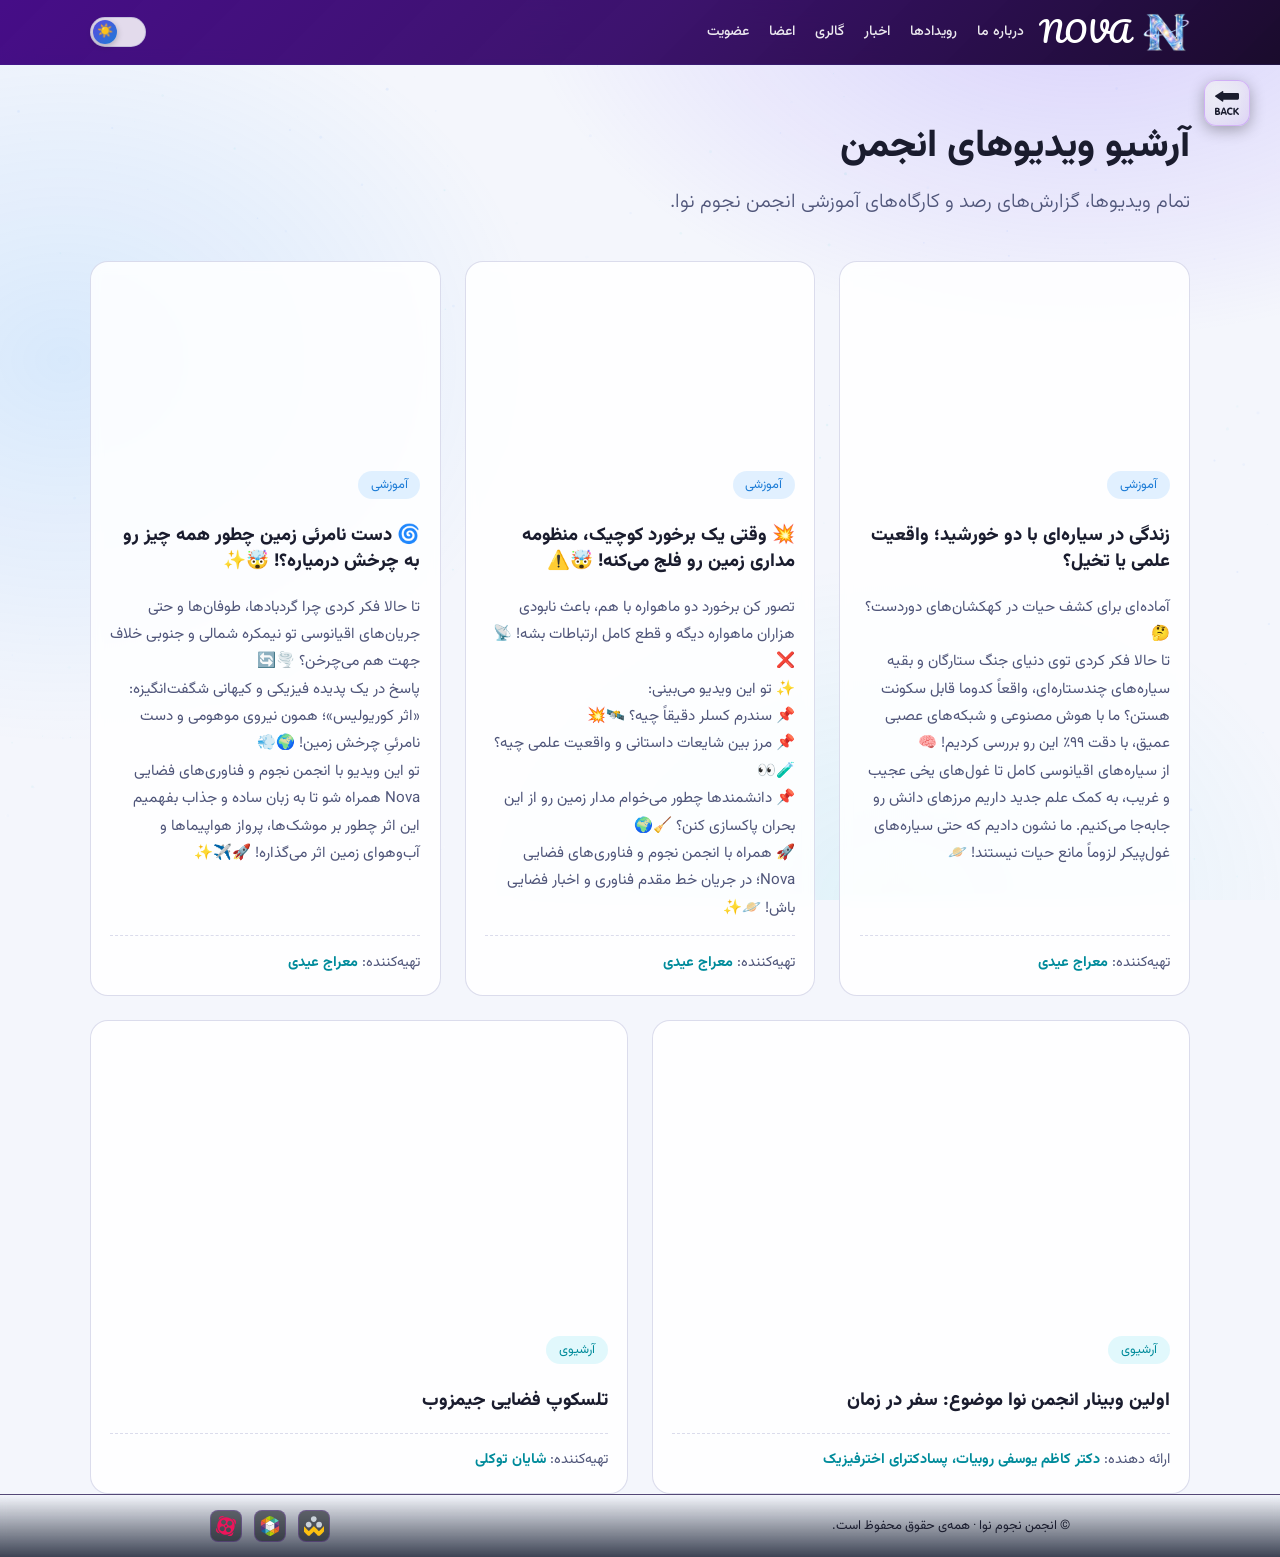
<file: videos/videos.html>
<!DOCTYPE html>
<html lang="fa" dir="rtl">

<head>
    <meta charset="utf-8">
    <meta name="viewport" content="width=device-width, initial-scale=1, viewport-fit=cover">
    <title>آرشیو ویدیوها | انجمن نجوم نوا</title>
    <link rel="stylesheet" href="../assets/BootStrap/css/bootstrap.min.css">
    <link rel="stylesheet" href="../assets/fonts/fonts.css">
    <link rel="stylesheet" href="../assets/css/style.css">
    <link rel="stylesheet" href="../assets/css/videos.css">

    <link rel="apple-touch-icon" sizes="180x180" href="../assets/favicon/apple-touch-icon.png">
    <link rel="icon" type="image/png" sizes="32x32" href="../assets/favicon/favicon-32x32.png">
    <link rel="icon" type="image/png" sizes="16x16" href="../assets/favicon/favicon-16x16.png">
    <link rel="manifest" href="../assets/favicon/site.webmanifest">
</head>

<body>
    <canvas id="sky" aria-hidden="true"></canvas>

    <header>
        <div class="wrap bar">
            <a class="brand" href="../index.html" aria-label="انجمن نجوم نوا">
                <img src="../assets/icons/nova-light.png" alt="logo" class="nova-logo light">
                <img src="../assets/icons/nova-light.png" alt="logo" class="nova-logo dark">
                <h3 class="Pacifico-font typographi">NOVA</h3>
            </a>

            <div class="desktop-nav">
                <a href="../index.html#about">درباره ما</a>
                <a href="../index.html#events">رویدادها</a>
                <a href="../index.html#news">اخبار</a>
                <a href="../index.html#gallery">گالری</a>
                <a href="../index.html#team">اعضا</a>
                <a href="../index.html#join">عضویت</a>
            </div>

            <div class="header-left-actions">
                <button class="theme-switch" id="themeToggleBtn" type="button" aria-label="تغییر تم">
                    <span class="theme-switch-track">
                        <span class="theme-switch-thumb">
                            <span id="themeIcon">🌙</span>
                        </span>
                    </span>
                </button>
            </div>
        </div>
    </header>

    <main class="detail-page">
        <a href="../index.html#gallery" class="back-link-login" title="بازگشت">
            <svg viewBox="0 0 36 36" xmlns="http://www.w3.org/2000/svg">
                <path fill="currentColor"
                    d="M34 3H12.475V1.128c0-1.046-.74-1.435-1.645-.865L.69 6.652c-.905.57-.922 1.527-.038 2.127l10.215 6.931c.884.602 1.607.235 1.607-.811V13H34a2 2 0 0 0 2-2V5a2 2 0 0 0-2-2zM.024 26.184c0-.727.5-1.137 1.197-1.137H4.13c1.576 0 2.849 1.061 2.849 2.667c0 1.061-.439 1.772-1.409 2.227v.03c1.288.183 2.303 1.258 2.303 2.576c0 2.137-1.424 3.288-3.516 3.288h-3.12c-.697 0-1.212-.439-1.212-1.151v-8.5zm2.273 3.135h1.182c.742 0 1.227-.439 1.227-1.196c0-.713-.561-1.076-1.227-1.076H2.297v2.272zm0 4.516h1.788c.818 0 1.424-.47 1.424-1.318c0-.712-.545-1.197-1.606-1.197H2.297v2.515zm9.217-7.713c.258-.696.85-1.257 1.621-1.257c.805 0 1.365.53 1.621 1.257l2.971 8.243c.092.242.121.454.121.561c0 .591-.484 1-1.045 1c-.637 0-.955-.333-1.107-.788l-.453-1.424H11.03l-.455 1.409c-.15.47-.469.803-1.09.803c-.607 0-1.122-.454-1.122-1.061c0-.242.076-.424.106-.5l3.045-8.243zm.168 5.501h2.879l-1.41-4.395h-.029l-1.44 4.395zm11.378-6.758c1.106 0 3.258.363 3.258 1.696c0 .546-.379 1.016-.94 1.016-.621 0-1.046-.53-2.318-.53c-1.879 0-2.849 1.591-2.849 3.439c0 1.803.985 3.349 2.849 3.349c1.272 0 1.788-.637 2.409-.637c.682 0 1 .682 1 1.03c0 1.455-2.288 1.788-3.409 1.788c-3.076 0-5.212-2.439-5.212-5.576c0-3.151 2.121-5.575 5.212-5.575zm4.471 1.212c0-.621.455-1.121 1.137-1.121c.651 0 1.137.424 1.137 1.121v3.273l3.727-3.97c.167-.182.455-.424.879-.424c.576 0 1.121.439 1.121 1.091c0 .393-.242.712-.742 1.212l-2.863 2.818l3.5 3.651c.363.364.637.697.637 1.152c0 .712-.562 1.045-1.183 1.045c-.44 0-.727-.258-1.151-.712l-3.924-4.243v3.864c0 .591-.455 1.091-1.137 1.091c-.651 0-1.137-.424-1.137-1.091v-8.757z" />
            </svg>
        </a>
        <div class="wrap">
            <div class="rv">
                <h2>آرشیو ویدیوهای انجمن</h2>
                <p class="lead">تمام ویدیوها، گزارش‌های رصد و کارگاه‌های آموزشی انجمن نجوم نوا.</p>
            </div>

            <!-- شبکه خودکار تمام ویدیوها -->
            <div class="video-archive-grid rv">

                <!-- نمونه کارت ۱ (کامل با عنوان، توضیحات و تهیه‌کننده) -->
                <article class="card video-card">
                    <div class="video-container">
                        <iframe src="https://www.aparat.com/video/video/embed/videohash/sox81n1/vt/frame"
                            allowFullScreen="true" webkitallowfullscreen="true" mozallowfullscreen="true">
                        </iframe>
                    </div>
                    <div class="video-card-body">
                        <span class="tag">آموزشی</span>
                        <h3 class="video-title">زندگی در سیاره‌ای با دو خورشید؛ واقعیت علمی یا تخیل؟</h3>
                        <p class="video-desc">آماده‌ای برای کشف حیات در کهکشان‌های دوردست؟ 🤔 <br>
                            تا حالا فکر کردی توی دنیای جنگ ستارگان و بقیه سیاره‌های چندستاره‌ای، واقعاً کدوما قابل سکونت
                            هستن؟ ما با هوش مصنوعی و شبکه‌های عصبی عمیق، با دقت ۹۹٪ این رو بررسی کردیم! 🧠 <br>
                            از سیاره‌های اقیانوسی کامل تا غول‌های یخی عجیب و غریب، به کمک علم جدید داریم مرزهای دانش رو
                            جابه‌جا می‌کنیم. ما نشون دادیم که حتی سياره‌های غول‌پيكر لزوماً مانع حيات نيستند! 🪐</p>
                        <div class="video-meta">
                            <span>تهیه‌کننده: <strong>معراج عیدی</strong></span>
                        </div>
                    </div>
                </article>

                <article class="card video-card">
                    <div class="video-container">
                        <iframe src="https://www.aparat.com/video/video/embed/videohash/gpbybdk/vt/frame"
                            allowFullScreen="true" webkitallowfullscreen="true" mozallowfullscreen="true">
                        </iframe>
                    </div>
                    <div class="video-card-body">
                        <span class="tag">آموزشی</span>
                        <h3 class="video-title">💥 وقتی یک برخورد کوچیک، منظومه مداری زمین رو فلج می‌کنه! 🤯⚠️</h3>
                        <p class="video-desc">
                            تصور کن برخورد دو ماهواره با هم، باعث نابودی هزاران ماهواره دیگه و قطع کامل ارتباطات بشه!
                            📡❌ <br>
                            ✨ تو این ویدیو می‌بینی: <br>
                            📌 سندرم کسلر دقیقاً چیه؟ 🛰️💥 <br>
                            📌 مرز بین شایعات داستانی و واقعیت علمی چیه؟ 🧪👀 <br>
                            📌 دانشمندها چطور می‌خوام مدار زمین رو از این بحران پاکسازی کنن؟ 🧹🌍 <br>
                            🚀 همراه با انجمن نجوم و فناوری‌های فضایی Nova؛ در جریان خط مقدم فناوری و اخبار فضایی باش!
                            🪐✨</p>
                        <div class="video-meta">
                            <span>تهیه‌کننده: <strong>معراج عیدی</strong></span>
                        </div>
                    </div>
                </article>

                <article class="card video-card">
                    <div class="video-container">
                        <iframe src="https://www.aparat.com/video/video/embed/videohash/blv7u76/vt/frame"
                            allowFullScreen="true" webkitallowfullscreen="true" mozallowfullscreen="true">
                        </iframe>
                    </div>
                    <div class="video-card-body">
                        <span class="tag">آموزشی</span>
                        <h3 class="video-title">🌀 دست نامرئی زمین چطور همه چیز رو به چرخش درمیاره؟! 🤯✨</h3>
                        <p class="video-desc">
                            تا حالا فکر کردی چرا گردبادها، طوفان‌ها و حتی جریان‌های اقیانوسی تو نیمکره شمالی و جنوبی خلاف جهت هم می‌چرخن؟ 🌪️🔄 <br>
                            پاسخ در یک پدیده فیزیکی و کیهانی شگفت‌انگیزه: «اثر کوریولیس»؛ همون نیروی موهومی و دست نامرئیِ چرخش زمین! 🌍💨 <br>
                            تو این ویدیو با انجمن نجوم و فناوری‌های فضایی Nova همراه شو تا به زبان ساده و جذاب بفهمیم این اثر چطور بر موشک‌ها، پرواز هواپیماها و آب‌وهوای زمین اثر می‌گذاره! 🚀✈️✨
                        </p>
                        <div class="video-meta">
                            <span>تهیه‌کننده: <strong>معراج عیدی</strong></span>
                        </div>
                    </div>
                </article>

                <!-- نمونه کارت ۲ (بدون توضیحات - تگ p کامنت شده) -->
                <article class="card video-card">
                    <div class="video-container">
                        <iframe src="https://www.aparat.com/video/video/embed/videohash/hdpk71u/vt/frame"
                            allowFullScreen="true" webkitallowfullscreen="true" mozallowfullscreen="true">
                        </iframe>
                    </div>
                    <div class="video-card-body">
                        <span class="tag w">آرشیوی</span>
                        <h3 class="video-title">اولین وبینار انجمن نوا موضوع: سفر در زمان</h3>
                        <!-- <p class="video-desc">توضیحات ویدیو کامنت شده است.</p> -->
                        <div class="video-meta">
                            <span>ارائه ‌دهنده: <strong>دکتر کاظم یوسفی روبیات، پسادکترای اخترفیزیک</strong></span>
                        </div>
                    </div>
                </article>

                <!-- نمونه کارت ۳ (بدون تهیه‌کننده - تگ meta کامنت شده) -->
                <article class="card video-card">
                    <div class="video-container">
                        <iframe src="https://www.aparat.com/video/video/embed/videohash/mhry91y/vt/frame"
                            allowFullScreen="true" webkitallowfullscreen="true" mozallowfullscreen="true">
                        </iframe>
                    </div>
                    <div class="video-card-body">
                        <span class="tag w">آرشیوی</span>
                        <h3 class="video-title">تلسکوپ فضایی جیمزوب</h3>
                        <!-- <p class="video-desc">نمایی از طلوع راه شیری که در برنامه رصد عمومی تابستان ثبت شده است.</p> -->
                        <div class="video-meta">
                            <span>تهیه‌کننده: <strong>شایان توکلی</strong></span>
                        </div>
                    </div>
                </article>
            </div>
        </div>
    </main>

    <footer>
        <div class="wrap foot">
            <div class="text">© انجمن نجوم نوا · همه‌ی حقوق محفوظ است.</div>
            <div class="soc">
                <a href="https://shad.ir/novaastro405"><svg xmlns="http://www.w3.org/2000/svg"
                        viewBox="0 0 362.8 357.9">
                        <defs>
                            <style>
                                .cls-1 {
                                    fill: #fcc110;
                                }

                                .cls-2 {
                                    fill: currentColor;
                                }
                            </style>
                        </defs>
                        <g id="Layer_2" data-name="Layer 2">
                            <g id="logo">
                                <g id="shad_logo_farsgraphic" data-name="shad logo farsgraphic">
                                    <path class="cls-1"
                                        d="M.1,234.5V187.6c0-.5-.4-1.2.4-1.5s1.1.4,1.5.8l16.8,16.9,38.2,38,27.9,28c2.6,2.7,2.6,2.7,5.3,0l26.7-26.5L145,215.2l31.6-31.3c1.4-2.3,2.7-1.6,4.1-.2l42.1,42.5c10,10.1,19.9,20.1,29.7,30.3,5,5.2,10.4,9.9,15.2,15.4,1.4,1.6,2.7,1.3,4-.1l12.7-12.6,13.7-13.9c7.6-7.7,15.1-15.4,22.7-23l27.1-27c4.1-4,8.2-8,12.2-12.1.5-.4.9-1,1.5-.6a1.8,1.8,0,0,1,1.1,1.3v2.3q0,45.3.1,90.8a4.6,4.6,0,0,1-1.6,3.6q-16.5,16.3-32.7,32.8l-29.7,30c-5.5,5.5-11.1,10.9-19,13.1a36,36,0,0,1-19.8.1c-7.3-1.9-12.7-6.5-17.8-11.7-9.8-10.1-19.8-20.1-29.7-30.1l-31.9-32.3c-2.1-2.1-2.4-2.2-4.4-.2l-43.9,43.9c-6.9,6.9-13.7,14-20.9,20.7-9.4,8.6-20.3,11.4-32.8,8.2-6.9-1.8-12.3-5.5-17.1-10.5s-10.8-10.8-16.2-16.1L25.7,308.7c-5.4-5.3-10.9-10.6-16.2-16.1-2.9-3-6.2-5.5-8.7-8.8a4.6,4.6,0,0,1-.8-2.5V234.5Z" />
                                    <path class="cls-2"
                                        d="M222,154.8a52.4,52.4,0,1,1,104.8.5c0,28.6-23.8,52.1-52.5,52A52.4,52.4,0,0,1,222,154.8Z" />
                                    <path class="cls-2"
                                        d="M229.4,52.5c.3,28-23.2,52.1-51,52.4-29.7.3-53.7-22.7-53.9-51.7S147.3.3,176.9,0A52.4,52.4,0,0,1,229.4,52.5Z" />
                                    <path class="cls-2"
                                        d="M124.6,189.6c-42.9,35.6-92.6,5.1-92.7-36.1,0-29.5,23.2-53.1,52.4-53.1C125.1,100.5,154.5,146,124.6,189.6Z" />
                                </g>
                            </g>
                        </g>
                    </svg></a><a href="https://rubika.ir/novaastro405"><svg xmlns="http://www.w3.org/2000/svg"
                        id="Layer_1" data-name="Layer 1" viewBox="0 0 495.37 543.04">
                        <path
                            d="M246.07,0h1.76c.48,42.73-.25,128.44-.25,128.44-40.86-22.92-82-45.3-122.84-68.29q40.13-22.81,80.32-45.51c12.69-7.16,26.33-13.31,41-14.64Z"
                            fill="#b8ce01" />
                        <path
                            d="M247.73,0h3C266.62,1.43,281,9,294.67,16.68Q332.91,38.25,371.05,60c-41,22.73-82.45,45.82-123.51,68.48-.35-42.73.63-85.77.15-128.5Z"
                            fill="#7db425" />
                        <path
                            d="M124.77,60.11,247.61,128.4,123.92,200.66s-.06-45.85.08-68.71C123.89,108.21,124.77,60.11,124.77,60.11Z"
                            fill="#f6a925" />
                        <path
                            d="M371.19,60l.35.19c-.1,42.59,0,85.18,0,127.77-.07,4.17-.11,12.77-.11,12.77L247.62,128.45S330.2,82.76,371.23,60Z"
                            fill="#35ac9d" />
                        <path
                            d="M371.44,60.21c27.28,15.51,54.37,31.36,81.47,47.17,13.11,7.36,27,15.52,34.16,29.39-38.38,21.25-115.68,64-115.68,64s-.06-8.61,0-12.78q0-63.89,0-127.77Z"
                            fill="#59d6bd" />
                        <path
                            d="M46.5,105c25.65-15,78.19-44.88,78.19-44.88L124,200.66S47,158.21,8.71,137C17.05,122.13,32.11,113.12,46.5,105Z"
                            fill="#ef7414" />
                        <path
                            d="M247.5,128.44l123.81,72.3s-39.84,22-59.62,32.64c-21.14,12-64.09,35.82-64.09,35.82L123.94,200.66Z"
                            fill="#fff" />
                        <path
                            d="M0,193C.11,174.17-.23,154.15,8.66,137,47,158.21,123.92,200.66,123.92,200.66,82.55,224.58,41.38,248.86,0,272.81,0,246.21,0,219.62,0,193Z"
                            fill="#e74b50" />
                        <path
                            d="M487.07,136.77c7.54,14.1,8.64,30.5,8.22,46.19v90.11L371.41,200.76S448.69,158,487.07,136.77Z"
                            fill="#794387" />
                        <path
                            d="M123.92,200.66c.19-.08,123.66,68.54,123.66,68.54s0,71.69.07,106.76c.2,11.29-.07,34.11-.07,34.11-41.27-22.78-82.32-45.76-123.6-68.54l-.07-.31V200.66Z"
                            fill="#e4e4e4" />
                        <path
                            d="M0,272.81c41.35-24,82.52-48.23,123.89-72.15q-.06,70.29,0,140.56c-6.35-2.65-12.13-6.43-18.19-9.64C70.5,312.21,35.38,292.39,0,273.21v-.4Z"
                            fill="#794387" />
                        <path
                            d="M371.39,200.76v86.18c-.13,18.27.46,36.47,0,54.73-41.21,22.4-123.82,68.4-123.82,68.4s.27-22.82.07-34.11c0-35.07-.07-106.76-.07-106.76Z"
                            fill="#f1f1f1" />
                        <path
                            d="M371.39,200.76s123.88,72.14,123.88,72.31c-41.17,22.82-123.87,68.6-123.87,68.6h0c.46-18.26-.13-36.46,0-54.73V200.76Z"
                            fill="#4c3683" />
                        <path
                            d="M0,273.21c35.36,19.21,70.43,39,105.7,58.4,6.06,3.21,11.84,7,18.19,9.64l.07.31Q67,374.79,10,408.05C6,402,4,394.86,2.53,387.8.14,376,0,364,0,352v-78.8Z"
                            fill="#4c3683" />
                        <path
                            d="M495.27,273.07c.06,27.65,0,55.3,0,82.95.4,17.73-.12,36.62-9.57,52.25-34.2-20-114.33-66.6-114.33-66.6S454.1,295.89,495.27,273.07Z"
                            fill="#e74b50" />
                        <path
                            d="M10,408Q67,374.72,124,341.53c-.25,46.83.08,93.67-.16,140.49q-40.35-22.75-80.49-45.86C30.82,428.76,18,420.53,10,408Z"
                            fill="#0f68a0" />
                        <path
                            d="M124,341.53c41.28,22.78,82.33,45.76,123.6,68.54-41.2,24-123.7,72-123.76,71.95.24-46.82-.09-93.66.16-140.49Z"
                            fill="#49bdca" />
                        <path
                            d="M371.2,341.76l.2-.09c.12,46.84-.25,93.69.19,140.53l-.31.15c-32.66-19.51-65.71-38.4-98.52-57.68-8.26-4.7-25.18-14.6-25.18-14.6S330,364.21,371.2,341.76Z"
                            fill="#f6a925" />
                        <path
                            d="M371.4,341.67h0c3.65,2.49,80.13,46.62,114.33,66.6-4.86,8.3-12.56,14.39-20.32,19.84-12.52,8.42-25.88,15.47-38.9,23.05-18.31,10.35-36.5,20.91-54.92,31-.44-46.84-.07-93.69-.19-140.53Z"
                            fill="#ef7414" />
                        <path
                            d="M247.58,410.07V543c-10.25-1.51-21.42-3.87-30.5-9.08C186,516.66,154.81,499.5,123.82,482,165,458,206.38,434.12,247.58,410.07Z"
                            fill="#7db425" />
                        <path
                            d="M247.58,410.07s16.92,9.9,25.18,14.6c32.81,19.28,65.86,38.17,98.52,57.68q-47.79,26.44-95.57,53A62.47,62.47,0,0,1,249.84,543h-2.26Z"
                            fill="#b8ce01" />
                        <path d="M602.83,233.66" fill="#f1f1f1" />
                    </svg></a><a href="https://www.aparat.com/nova_astro_405"><svg fill="#ED145B" role="img"
                        viewBox="0 0 24 24" xmlns="http://www.w3.org/2000/svg">
                        <title>Aparat</title>
                        <path
                            d="M12.0014 1.5938C2.7317 1.5906-1.9119 12.7965 4.641 19.3515c2.975 2.976 7.4496 3.8669 11.3374 2.257 3.8877-1.61 6.4228-5.4036 6.4228-9.6116 0-5.7441-4.6555-10.4012-10.3997-10.4031zM6.11 6.783c.5011-2.5982 3.8927-3.2936 5.376-1.1028 1.4834 2.1907-.4216 5.0816-3.02 4.5822-1.6118-.3098-2.6668-1.868-2.356-3.4794zm4.322 8.9882c-.5045 2.5971-3.8965 3.288-5.377 1.0959-1.4807-2.1922.427-5.0807 3.0247-4.5789 1.612.3114 2.6655 1.8714 2.3524 3.483zm1.2605-2.405c-1.1528-.2231-1.4625-1.7273-.4917-2.3877.9708-.6604 2.256.18 2.0401 1.3343-.1347.7198-.8294 1.1924-1.5484 1.0533zm6.197 3.8375c-.501 2.5981-3.8927 3.2935-5.376 1.1028-1.4834-2.1908.4217-5.0817 3.0201-4.5822 1.6117.3097 2.6667 1.8679 2.356 3.4794zm-1.9662-5.5018c-2.5981-.501-3.2935-3.8962-1.1027-5.3795 2.1907-1.4834 5.0816.4216 4.5822 3.02-.3082 1.6132-1.8668 2.6701-3.4795 2.3595zm-2.3348 11.5618l2.2646.611c1.9827.5263 4.0167-.6542 4.5433-2.6368l.639-2.4016a11.3828 11.3828 0 0 1-7.4469 4.4274zM21.232 3.5985l-2.363-.6284a11.3757 11.3757 0 0 1 4.3538 7.619l.6495-2.4578c.5194-1.9804-.6615-4.0076-2.6403-4.5328zM.6713 13.8086l-.5407 2.04c-.5263 1.9826.6542 4.0166 2.6368 4.5432l2.1066.5618a11.3792 11.3792 0 0 1-4.2027-7.145zM10.3583.702L8.1498.1261C6.166-.4024 4.1296.7785 3.603 2.763l-.5512 2.082A11.3757 11.3757 0 0 1 10.3583.702Z" />
                    </svg></a>
            </div>
        </div>
    </footer>

    <script src="../assets/js/index.js"></script>
</body>

</html>
</file>
<file: assets/fonts/fonts.css>
@font-face {
    font-family: "Bebas Neue";
    src: url(Bebas_Neue/BebasNeue-Regular.ttf);
}

@font-face {
    font-family: "Pacifico";
    src: url(Pacifico/Pacifico-Regular.ttf);
}

@font-face {
    font-family: "Epilogue";
    src: url(Epilogue/Epilogue-VariableFont_wght.ttf);
}

@font-face {
    font-family: "Vazirmatn";
    src: url(Vazirmatn/Vazirmatn-VariableFont_wght.ttf);
}
</file>
<file: assets/css/style.css>
/* تعریف متغیرها برای تم تیره (پیش‌فرض) */
/* تعریف متغیرها برای تم تیره (پیش‌فرض) */
:root,
[data-bs-theme="dark"] {
    --bg: #060714;
    --bg2: #0d1030;
    --ink: #eceeff;
    --mut: #aab0dc;
    --vio: #7b6bef;
    --blu: #4aa8ff;
    --ind: #2b3290;
    --pink: #4fd8e8;
    --cy2: #8fefe0;
    --join: #eceeff;
    --line: rgba(160, 170, 255, .18);
    --card: rgba(20, 24, 64, .62);
    --header-bg: linear-gradient(135deg, rgba(123, 44, 191, 0.45) 0%, rgba(72, 12, 168, 0.35) 50%, rgba(15, 0, 33, 0.6) 100%);
    --hero-title-deg1: #fff;
    --hero-title-deg2: #b9d4ff;
    --hero-title-deg3: #8fefe0;

    /* متغیرهای جدید برای تم تیره */
    --txt-white: #ffffff;
    --txt-tag: #9fd0ff;
    --txt-tag-w: #bdf0f5;
    --txt-tag-t: #cbbdff;
    --bg-input: rgba(8, 10, 36, .8);
    --bg-meta: rgba(255, 255, 255, 0.03);
    --bg-box-vio: rgba(123, 107, 239, 0.12);
    --bg-box-pink: rgba(79, 216, 232, 0.08);
    --nav-link: #aab0dc;
    --back-link: linear-gradient(135deg, rgba(22, 27, 34, 0.85) 0%, rgba(30, 27, 60, 0.85) 100%);

    /* پس‌زمینه‌های گالری */
    --img-bg-1: radial-gradient(circle at 30% 40%, #4fd8e8 0, transparent 35%), radial-gradient(circle at 70% 60%, #4aa8ff 0, transparent 40%), #1a1450;
    --img-bg-2: radial-gradient(circle at 50% 50%, #ffe9b0 0, #d9a14a 12%, #3a2a5a 40%, #0b0b25 70%);
    --img-bg-3: conic-gradient(from 200deg at 50% 60%, #0b0d30, #5b3fd0, #4fd8e8, #0b0d30 60%);
    --img-bg-4: linear-gradient(180deg, #05061a 30%, #2b3290 75%, #6fd9ec);
    --img-bg-5: radial-gradient(circle at 60% 35%, #cfe6ff 0, #5c8fd6 10%, transparent 11%), radial-gradient(circle at 40% 70%, #8b6bff 0, transparent 45%), #090b26;
    --img-bg-6: radial-gradient(ellipse at 50% 55%, #cdf3f7 0, #4a7fd6 25%, #22267a 55%, #070818 80%);

    box-sizing: border-box;
    padding-top: env(safe-area-inset-top, 0px);
    padding-bottom: env(safe-area-inset-bottom, 0px);
}

/* تعریف متغیرها برای تم روشن */
[data-bs-theme="light"] {
    --bg: #f4f6fc;
    --bg2: #e2e7f8;
    --ink: #1a1c2e;
    --mut: #50567a;
    --vio: #5a49e0;
    --blu: #1d7cd6;
    --ind: #3b45a9;
    --pink: #008b9b;
    --cy2: #00a896;
    --join: #1a1c2e;
    --line: rgba(60, 70, 150, .18);
    --card: rgba(255, 255, 255, .85);
    --header-bg: linear-gradient(135deg, rgba(60, 0, 129, 0.95) 0%, rgba(45, 0, 97, 0.92) 50%, rgba(15, 0, 33, 0.95) 100%);
    --hero-title-deg1: #1a1c2e;
    --hero-title-deg2: #3b45a9;
    --hero-title-deg3: #008b9b;

    /* متغیرهای جدید برای تم روشن */
    --txt-white: #ffffff;
    --txt-tag: #1d7cd6;
    --txt-tag-w: #008b9b;
    --txt-tag-t: #5a49e0;
    --bg-input: rgba(255, 255, 255, .9);
    --bg-meta: rgba(0, 0, 0, 0.03);
    --bg-box-vio: rgba(90, 73, 224, 0.08);
    --bg-box-pink: rgba(0, 139, 155, 0.08);
    --nav-link: #aab0dc;
    --back-link: linear-gradient(135deg, rgba(240, 242, 245, 0.95) 0%, rgba(224, 218, 245, 0.95) 100%);

    /* پس‌زمینه‌های متناسب با تم روشن */
    --img-bg-1: radial-gradient(circle at 30% 40%, #80e7f2 0, transparent 35%), radial-gradient(circle at 70% 60%, #7ec2ff 0, transparent 40%), #d1d8f7;
    --img-bg-2: radial-gradient(circle at 50% 50%, #fff2d1 0, #e0b067 12%, #a894d8 40%, #d8dcff 70%);
    --img-bg-3: conic-gradient(from 200deg at 50% 60%, #d8dcff, #8b73f2, #80e7f2, #d8dcff 60%);
    --img-bg-4: linear-gradient(180deg, #e2e7f8 30%, #8591eb 75%, #a8eff7);
    --img-bg-5: radial-gradient(circle at 60% 35%, #ffffff 0, #8eb7f0 10%, transparent 11%), radial-gradient(circle at 40% 70%, #b29eff 0, transparent 45%), #d1d8f7;
    --img-bg-6: radial-gradient(ellipse at 50% 55%, #e1f7f9 0, #83aee8 25%, #767cc7 55%, #cdd4f7 80%);
    box-sizing: border-box;
    padding-top: env(safe-area-inset-top, 0px);
    padding-bottom: env(safe-area-inset-bottom, 0px);
}

*,
*::before,
*::after {
    box-sizing: inherit
}

html {
    scroll-behavior: smooth;
    scroll-padding-top: 5rem
}

body {
    margin: 0;
    background: var(--bg);
    color: var(--ink);
    font-family: "Vazirmatn", Tahoma, sans-serif;
    line-height: 1.9;
    overflow-x: hidden
}

.Pacifico-font {
    font-family: 'Pacifico', cursive;
}

.typographi {
    color: var(--txt-white);
}

.nova-logo {
    width: 50px;
}

[data-bs-theme="dark"] .light {
    display: none;
}

[data-bs-theme="light"] .dark {
    display: none;
}

/* تنظیمات ویژه برای صفحه‌های کوچک‌تر از 820 پیکسل (موبایل) */
@media (max-width: 600px) {

    /* ۱. تغییر سایز لوگو در موبایل */
    .nova-logo {
        width: 55px;
    }

    /* ۲. مخفی کردن متن انگلیسی NOVA در موبایل */
    .brand .typographi {
        display: none;
    }
}

/* استایل دکمه تغییر تم مدرن */
.theme-switch {
    background: transparent;
    border: none;
    padding: 0;
    cursor: pointer;
    display: inline-flex;
    align-items: center;
    justify-content: center;
    outline: none;
    flex-shrink: 0;
    /* جلوگیری از تغییر سایز در فلکس هدر */
    user-select: none;
    -webkit-tap-highlight-color: transparent;
}

.theme-switch-track {
    width: 56px;
    height: 30px;
    background-color: var(--card, #1a1e29);
    border: 1px solid var(--line, rgba(255, 255, 255, 0.1));
    border-radius: 999px;
    position: relative;
    padding: 2px;
    display: flex;
    align-items: center;
    transition: background-color 0.3s ease, border-color 0.3s ease;
}

.theme-switch-thumb {
    width: 24px;
    height: 24px;
    background: linear-gradient(135deg, var(--vio, #8b5cf6), var(--blu, #3b82f6));
    border-radius: 50%;
    display: flex;
    align-items: center;
    justify-content: center;
    font-size: 13px;
    color: var(--txt-white, #ffffff);
    box-shadow: 0 2px 6px rgba(0, 0, 0, 0.25);
    transition: transform 0.3s cubic-bezier(0.4, 0, 0.2, 1), background 0.3s ease;

    /* حالت پیش‌فرض (تاریک/دارک) - دکمه سمت راست/چپ قرار می‌گیرد */
    transform: translateX(0);
}

/* -------------------------------------------------------------
    اعمال جابه‌جایی بر اساس data-bs-theme (هماهنگ با جاوا اسکریپت شما)
------------------------------------------------------------- */

html[data-bs-theme="light"] .theme-switch-thumb {
    transform: translateX(-26px);
}

/* =========================
    NOVA — Light Theme
   ========================= */

[data-bs-theme="light"] .nova .p1 circle {
    fill: #159c9c;
}

[data-bs-theme="light"] .nova .p2 circle {
    fill: #5478c8;
}

[data-bs-theme="light"] .nova .p3 circle {
    fill: #d18a36;
}

/* هاله‌ی ستاره مرکزی */
[data-bs-theme="light"] .nova .halo {
    opacity: .65;
    filter: drop-shadow(0 0 8px rgba(70, 160, 185, .18));
}

/* مدارها */
[data-bs-theme="light"] .nova>circle:not(.halo) {
    stroke: rgba(55, 75, 120, .14);
}

/* حلقه‌ی بیرونی */
[data-bs-theme="light"] .nova .outer-ring {
    opacity: .9;
    filter: drop-shadow(0 0 5px rgba(100, 85, 200, .25));
}



/* -------------------------------------------------------------
    تنظیمات دقیق ریسپانسیو برای موبایل (صفحات زیر 768px)
------------------------------------------------------------- */
@media (max-width: 768px) {
    .theme-switch-track {
        width: 48px;
        height: 26px;
        padding: 2px;
    }

    .theme-switch-thumb {
        width: 20px;
        height: 20px;
        font-size: 11px;
    }

    /* جابه‌جایی متناسب با ابعاد کوچک‌تر در موبایل */
    /* html[data-bs-theme="light"] .theme-switch-thumb {
        transform: translateX(22px);
    } */

    html[data-bs-theme="light"] .theme-switch-thumb {
        transform: translateX(-22px);
    }
}

.theme-switch:hover .theme-switch-track {
    border-color: var(--blu);
}

#sky {
    position: fixed;
    inset: 0;
    width: 100%;
    height: 100%;
    z-index: -2
}

body::before {
    content: "";
    position: fixed;
    inset: 0;
    z-index: -1;
    background: radial-gradient(60rem 40rem at 85% -5%, rgba(139, 107, 255, .28), transparent 60%), radial-gradient(50rem 40rem at 5% 40%, rgba(74, 168, 255, .16), transparent 60%), radial-gradient(45rem 35rem at 70% 100%, rgba(79, 216, 232, .12), transparent 60%)
}

a {
    color: inherit;
    text-decoration: none
}

:focus-visible {
    outline: 2px solid var(--blu);
    outline-offset: 3px;
    border-radius: 6px
}

.wrap {
    max-width: 1140px;
    margin: auto;
    padding: 0 1.25rem
}

section {
    padding: 5rem 0
}

h1,
h2,
h3 {
    line-height: 1.4;
    margin: 0
}

h2 {
    font-size: clamp(1.7rem, 4vw, 2.4rem);
    font-weight: 800;
    margin-bottom: .5rem
}

.lead {
    color: var(--mut);
    max-width: 60ch;
    margin: 0 0 2.5rem
}

/* header */
header {
    position: sticky;
    top: 0;
    z-index: 20;
    backdrop-filter: blur(14px);
    background: var(--header-bg);
    border-bottom: 1px solid var(--line)
}

.bar {
    display: flex;
    align-items: center;
    justify-content: space-between;
    height: 4rem;
    gap: 1rem
}

.brand {
    display: flex;
    align-items: center;
    gap: .6rem;
    font-weight: 800;
    font-size: 1.1rem;
    color: var(--ink);
}

.brand svg {
    width: 34px;
    height: 34px
}

nav {
    display: flex;
    gap: 1.4rem;
    font-size: .95rem
}

nav a {
    color: var(--nav-link);
    transition: color .2s
}

nav a:hover {
    color: var(--ink)
}

.btn {
    display: inline-block;
    border: 0;
    cursor: pointer;
    font: inherit;
    font-weight: 600;
    color: var(--txt-white);
    padding: .7rem 1.6rem;
    border-radius: 999px;
    background: linear-gradient(135deg, var(--vio), var(--pink));
    box-shadow: 0 0 0 rgba(79, 216, 232, 0);
    transition: box-shadow .3s, transform .2s
}

.btn:hover {
    box-shadow: 0 0 26px rgba(79, 216, 232, .5);
    transform: translateY(-2px)
}

.logins {
    display: flex;
    align-items: center;
    gap: 8px;
    /* فاصله بین دکمه‌ها */
}

.logins a {
    flex-shrink: 0;
    /* تغییر نیافتن سایز در فلکس */
    white-space: nowrap;
    /* نرفتن متن به خط بعدی */
    padding: 8px 16px;
    border-radius: 8px;
    /* شعاع گوشه‌ها جهت جلوگیری از دایره شدن */
    text-align: center;
}

.btn.ghost {
    background: transparent;
    border: 1px solid var(--line);
    color: var(--ink)
}

.btn.ghost:hover {
    box-shadow: 0 0 22px rgba(74, 168, 255, .4)
}

.menu {
    display: none;
    background: none;
    border: 1px solid transparent;
    color: var(--ink);
    border-radius: 8px;
    padding: .3rem .7rem;
    font: inherit
}

.menu svg {
    margin-top: .3rem;
}

/* hero */
.hero {
    min-height: calc(100vh - 4rem);
    display: grid;
    place-items: center;
    text-align: center;
    padding: 3rem 0
}

.nova {
    width: min(260px, 54vw);
    margin: 0 auto 1.5rem;
    filter: drop-shadow(0 0 26px rgba(79, 216, 232, .4))
}

.nova .halo {
    transform-origin: 100px 100px;
    animation: pulse 4.5s ease-in-out infinite
}

.nova .p1 {
    transform-origin: 100px 100px;
    animation: spin 8s linear infinite
}

.nova .p2 {
    transform-origin: 100px 100px;
    animation: spin 15s linear infinite reverse
}

.nova .p3 {
    transform-origin: 100px 100px;
    animation: spin 27s linear infinite
}

.nova-word {
    font-family: 'Epilogue', sans-serif;
    font-size: 21px;
    font-weight: 800;
    letter-spacing: 2px;
    fill: #000058;
    direction: ltr
}

@keyframes spin {
    to {
        transform: rotate(360deg)
    }
}

@keyframes pulse {
    50% {
        transform: scale(1.1);
        opacity: .8
    }
}

.hero h1 {
    font-size: clamp(2.2rem, 6.4vw, 4rem);
    font-weight: 800;
    background: linear-gradient(120deg, var(--ink) 20%, var(--cy2) 55%, var(--pink));
    -webkit-background-clip: text;
    background-clip: text;
    color: transparent
}

.hero p {
    font-size: 1.2rem;
    color: var(--mut);
    max-width: 44ch;
    margin: 1rem auto 2rem
}

.hero .cta {
    display: flex;
    gap: 1rem;
    justify-content: center;
    flex-wrap: wrap
}

/* cards */
.grid {
    display: grid;
    gap: 1.25rem
}

.g3 {
    grid-template-columns: repeat(auto-fit, minmax(260px, 1fr))
}

.card {
    background: var(--card);
    border: 1px solid var(--line);
    border-radius: 18px;
    padding: 1.4rem;
    backdrop-filter: blur(6px);
    transition: transform .3s, border-color .3s, box-shadow .3s
}

.card:hover {
    transform: translateY(-5px);
    border-color: rgba(139, 107, 255, .6);
    box-shadow: 0 10px 40px rgba(139, 107, 255, .2)
}

.card h3 {
    font-size: 1.15rem;
    margin-bottom: .4rem
}

.card p {
    margin: 0;
    color: var(--mut);
    font-size: .95rem
}

.tag {
    display: inline-block;
    font-size: .8rem;
    padding: .1rem .8rem;
    border-radius: 999px;
    background: rgba(74, 168, 255, .16);
    color: var(--txt-tag);
    margin-bottom: .7rem;
    width: fit-content;
}

.tag.w {
    background: rgba(79, 216, 232, .16);
    color: var(--txt-tag-w)
}

.tag.t {
    background: rgba(139, 107, 255, .2);
    color: var(--txt-tag-t)
}

.when {
    color: var(--ink);
    font-weight: 600;
    font-size: .9rem;
    margin-top: .8rem !important
}

.event-btn {
    align-self: center;
    margin-top: .4rem;
}

/* about */
.about {
    display: grid;
    gap: 2.5rem;
    grid-template-columns: 1.1fr 1fr;
    align-items: start
}

.goals {
    margin: 1rem 0 0;
    padding: 0;
    list-style: none;
    display: grid;
    gap: .6rem;
    color: var(--mut)
}

.goals li {
    padding-right: 1.4rem;
    position: relative
}

.goals li::before {
    content: "✦";
    position: absolute;
    right: 0;
    color: var(--pink)
}

.tl {
    border-right: 2px solid var(--line);
    padding-right: 1.4rem;
    display: grid;
    gap: 1.4rem
}

.tl div {
    position: relative
}

.tl div::before {
    content: "";
    position: absolute;
    right: -1.85rem;
    top: .6rem;
    width: .75rem;
    height: .75rem;
    border-radius: 50%;
    background: var(--pink);
    box-shadow: 0 0 12px var(--pink)
}

.tl b {
    display: block
}

.tl span {
    color: var(--mut);
    font-size: .95rem
}

/* gallery */
.gal {
    display: grid;
    gap: 1rem;
    grid-template-columns: repeat(auto-fit, minmax(230px, 1fr));
    grid-auto-rows: 190px
}

.gal figure {
    margin: 0;
    border-radius: 16px;
    overflow: hidden;
    position: relative;
    border: 1px solid var(--line)
}

.gal figure:nth-child(1),
.gal figure:nth-child(4) {
    grid-row: span 2
}

.gal i {
    position: absolute;
    inset: 0;
    transition: transform .6s
}

.gal figure:hover i {
    transform: scale(1.08)
}

.btn-gallery {
    width: 100%;
    margin-bottom: .6rem;
}

.gal figcaption {
    position: absolute;
    inset: auto 0 0 0;
    padding: 1.6rem .9rem .7rem;
    font-size: .9rem;
    color: var(--txt-white);
    background: linear-gradient(transparent, rgba(4, 5, 16, .9))
}

.gal img {
    width: 100%;
    height: 100%;
    object-fit: cover;
    object-position: center;
}

/* members */
.mem {
    text-align: center
}

.team {
    display: flex;
    flex-direction: column;
    gap: 1.25rem;
    /* ایجاد فاصله عمودی بین کارت بالا و کارت‌های پایین */
}

.team-member {
    display: flex;
    gap: 1.25rem;
    /* ایجاد فاصله افقی بین دو کارت پایین */
}

.team-member .card {
    flex: 1;
    /* تقسیم مساوی عرض کل بخش بین هر دو کارت */
}

.av {
    width: 84px;
    height: 84px;
    border-radius: 50%;
    margin: 0 auto .8rem;
    display: grid;
    place-items: center;
    font-size: 1.8rem;
    font-weight: 800;
    background: linear-gradient(135deg, var(--vio), var(--blu));
    box-shadow: 0 0 24px rgba(139, 107, 255, .45)
}

.mem small {
    color: var(--blu)
}

.sepehr {
    background-image: url(../img/sepehr.jpg);
    background-position: center;
    background-size: cover;
}

.meraj {
    background-image: url(../img/meraj.jpg);
    background-position: center;
    background-size: cover;
}

.shayan {
    background: url(../img/shayan.png);
    background-position: center;
    background-size: cover;

}

.shayan-card .av {
    background-color: #fff;
}


/*  */
/* شبکه ۶ ستونه برای تقسیم‌پذیری دقیق بر ۳ و ۲ */
.auto-grid {
    display: grid;
    grid-template-columns: repeat(6, 1fr);
    gap: 1.25rem;
}

/* به طور پیش‌فرض هر کارت ۲ ستون از ۶ ستون (معادل یک‌‌سوم کل سطر) را می‌گیرد */
.auto-grid>.card {
    grid-column: span 2;
}

/* ۱. اگر ۱ کارت در سطر آخر باقی ماند (تعداد کل: 1، 4، 7، 10 و ...) -> کل ۶ ستون را می‌پوشاند */
.auto-grid>.card:nth-child(3n+1):last-child {
    grid-column: span 6;
}

/* ۲. اگر ۲ کارت در سطر آخر باقی ماندند (تعداد کل: 2، 5، 8، 11 و ...) -> هر کدام ۳ ستون از ۶ ستون (دقیقاً ۵۰٪ مساوی) را می‌گیرند */
.auto-grid>.card:nth-child(3n+1):nth-last-child(2),
.auto-grid>.card:nth-child(3n+1):nth-last-child(2)~.card {
    grid-column: span 3;
}

/* واکنش‌گرایی برای تبلت و موبایل */
@media (max-width: 900px) {
    .auto-grid {
        grid-template-columns: repeat(2, 1fr);
    }

    .auto-grid>.card,
    .auto-grid>.card:nth-child(3n+1):last-child,
    .auto-grid>.card:nth-child(3n+1):nth-last-child(2),
    .auto-grid>.card:nth-child(3n+1):nth-last-child(2)~.card {
        grid-column: span 1;
    }

    /* در تبلت اگر فرد بود کارت آخر کل سطر را بگیرد */
    .auto-grid>.card:nth-child(2n+1):last-child {
        grid-column: span 2;
    }
}

@media (max-width: 600px) {
    .auto-grid {
        grid-template-columns: 1fr;
    }

    .auto-grid>.card {
        grid-column: span 1 !important;
    }
}



/* join */
.join {
    display: grid;
    gap: 2rem;
    grid-template-columns: 1fr 1fr
}

label {
    display: block;
    font-size: .9rem;
    margin-bottom: .9rem;
    color: var(--mut)
}

input,
select,
textarea {
    width: 100%;
    margin-top: .3rem;
    padding: .7rem .9rem;
    font: inherit;
    color: var(--join);
    background: var(--bg-input);
    border: 1px solid var(--line);
    border-radius: 12px
}

input:focus,
select:focus,
textarea:focus {
    outline: none;
    border-color: var(--blu);
    box-shadow: 0 0 0 3px rgba(74, 168, 255, .25)
}

.ok {
    display: none;
    margin-top: 1rem;
    padding: .8rem 1rem;
    border-radius: 12px;
    background: rgba(74, 168, 255, .15);
    color: var(--ink)
}

.info p {
    margin: .2rem 0 1rem;
    color: var(--mut)
}

.info a{
    margin: .2rem 0 1rem;
    color: var(--mut);
}

.info b{
    display: block;
}

.info a{
    display: inline-block;
}

/* تنظیم Body برای چسباندن فوتر به انتهای صفحه */
html,
body {
    height: 100%;
    margin: 0;
    padding: 0;
}

body {
    display: flex;
    flex-direction: column;
    min-height: 100vh;
}

/* کارت‌ها و محتوای وسط صفحه را کش می‌آورد تا فوتر به پایین برود */
.container {
    flex: 1;
}

/* استایل فوتر چسبیده به انتهای صفحه */
footer {
    width: 100%;
    margin-top: auto;
    /* این خط فوتر را به پایین‌ترین نقطه هدایت می‌کند */
    padding: 15px 0;
    border-top: 1px solid rgba(168, 85, 247, 0.2);
    background: linear-gradient(180deg, rgba(5, 7, 15, 0) 0%, rgba(15, 23, 42, 0.8) 100%);
    backdrop-filter: blur(5px);
}

footer .foot .text{
    color: var(--ink);
}

footer .foot {
    max-width: 900px;
    margin: 0 auto;
    padding: 0 20px;
    display: flex;
    justify-content: space-between;
    align-items: center;
    font-size: 13px;
    color: #8b949e;
}

footer .soc {
    display: flex;
    align-items: center;
    gap: 12px;
}

footer .soc a {
    display: inline-flex;
    align-items: center;
    justify-content: center;
    width: 32px;
    height: 32px;
    padding: 5px;
    background: rgba(22, 27, 34, 0.6);
    border: 1px solid rgba(168, 85, 247, 0.25);
    border-radius: 8px;
    color: #c9d1d9;
    transition: all 0.3s ease;
}

footer .soc a:hover {
    border-color: #c084fc;
    transform: translateY(-2px);
    box-shadow: 0 0 12px rgba(192, 132, 252, 0.3);
}

footer .soc svg {
    width: 100%;
    height: 100%;
    display: block;
}

@media screen and (max-width: 600px) {
    footer .foot {
        flex-direction: column;
        gap: 12px;
        text-align: center;
    }
}

.rv {
    opacity: 0;
    transform: translateY(24px);
    transition: opacity .8s, transform .8s
}

.rv.on {
    opacity: 1;
    transform: none
}

/* ==========================================
   استایل‌های کامل و بدون بلور منوی کشویی
   ========================================== */

#nav,
.nav-overlay {
    -webkit-backdrop-filter: none !important;
    backdrop-filter: none !important;
}

.header-left-actions {
    display: flex;
    align-items: center;
    gap: 0.8rem;
    margin-right: auto;
}

.nav-mobile-logins,
.nav-header-mobile {
    display: none;
}

.menu svg path {
    fill: #ffffff !important;
}

/* لایه تاریک‌کننده کل صفحه */
.nav-overlay {
    position: fixed;
    top: 0;
    left: 0;
    width: 100vw;
    height: 100vh;
    background: rgba(0, 0, 0, 0.45) !important;
    z-index: 99998 !important;
    opacity: 0;
    visibility: hidden;
    transition: opacity 0.3s ease, visibility 0.3s ease;
}

.nav-overlay.active {
    display: block !important;
    opacity: 1 !important;
    visibility: visible !important;
}

@media(max-width:820px) {
    .bar {
        justify-content: flex-start;
        gap: 0.6rem;
    }

    .menu {
        display: block;
        order: 1;
    }

    .brand {
        order: 2;
    }

    .header-left-actions {
        order: 3;
        margin-right: auto;
    }

    /* پنل کشویی با پس‌زمینه جامد بدون بلور */
    nav#nav {
        position: fixed !important;
        top: 0 !important;
        right: -320px !important;
        width: 270px !important;
        height: 100vh !important;
        flex-direction: column !important;
        gap: 0 !important;
        background: var(--bg2) !important;
        border-left: 1px solid var(--line) !important;
        box-shadow: -10px 0 30px rgba(0, 0, 0, 0.5) !important;
        transition: right 0.35s cubic-bezier(0.4, 0, 0.2, 1) !important;
        z-index: 99999 !important;
        padding: 0 !important;
        display: flex !important;
    }

    nav#nav.open {
        right: 0 !important;
    }

    .nav-header-mobile {
        display: flex;
        align-items: center;
        justify-content: space-between;
        padding: 1.2rem 1.25rem;
        border-bottom: 1px solid var(--line);
        background: rgba(0, 0, 0, 0.1);
    }

    .nav-title-mobile {
        font-weight: 700;
        font-size: 1.1rem;
        color: var(--txt-white);
    }

    .nav-close-btn {
        background: transparent;
        border: none;
        color: var(--txt-white);
        font-size: 2rem;
        line-height: 1;
        cursor: pointer;
        padding: 0;
        opacity: 0.8;
    }

    nav#nav a {
        padding: 1rem 1.25rem;
        border-bottom: 1px solid var(--line);
        color: var(--txt-white) !important;
        font-weight: 500;
        font-size: 0.95rem;
        text-decoration: none;
        display: block;
        transition: background 0.2s;
    }

    nav#nav a:hover {
        background: var(--bg-meta);
        color: var(--cy2) !important;
    }

    .about,
    .join {
        grid-template-columns: 1fr;
    }

    section {
        padding: 3.5rem 0;
    }
}
@media(prefers-reduced-motion:reduce) {
    * {
        animation: none !important;
        transition: none !important;
    }

    .rv {
        opacity: 1;
        transform: none;
    }

    html {
        scroll-behavior: auto;
    }
}

/* ==========================================
   ترازبندی کامل هدر و منو (Desktop & Mobile)
   ========================================== */

/* چیدمان کلی کادر بنفش هدر */
header .wrap.bar {
    display: flex !important;
    align-items: center !important;
    justify-content: space-between !important;
    gap: 15px !important;
    position: relative !important;
}

/* منوی افقی دسکتاپ (دقیقاً وسط کادر هدر) */
.desktop-nav {
    display: flex !important;
    align-items: center !important;
    gap: 20px !important;
}

.desktop-nav a {
    color: #ffffff !important;
    text-decoration: none !important;
    font-size: 14px !important;
    font-weight: 500 !important;
    white-space: nowrap !important;
    transition: color 0.2s ease, opacity 0.2s ease !important;
    opacity: 0.9 !important;
}

.desktop-nav a:hover {
    opacity: 1 !important;
    color: #8fefe0 !important;
}

/* اکشن‌های سمت چپ */
.header-left-actions {
    display: flex !important;
    align-items: center !important;
    gap: 12px !important;
}

/* مدیریت نمایش در دسکتاپ (بزرگتر از 820px) */
@media (min-width: 821px) {
    .desktop-nav {
        display: flex !important;
    }
    .menu,
    #nav.mobile-nav,
    .nav-overlay {
        display: none !important;
    }
}

/* مدیریت نمایش در موبایل (کوچکتر از 820px) */
@media (max-width: 820px) {
    .desktop-nav {
        display: none !important; /* مخفی شدن منوی افقی */
    }
    .menu {
        display: inline-flex !important; /* نمایش دکمه همبرگری */
    }

    /* استایل منوی کشویی موبایل (خارج از هدر) */
    #nav.mobile-nav {
        position: fixed !important;
        top: 0 !important;
        right: -100% !important;
        width: 280px !important;
        height: 100vh !important;
        background: #0f0c29 !important;
        display: flex !important;
        flex-direction: column !important;
        padding: 25px 20px !important;
        gap: 15px !important;
        z-index: 99999 !important;
        transition: right 0.3s ease !important;
        box-shadow: -5px 0 25px rgba(0, 0, 0, 0.5) !important;
    }

    #nav.mobile-nav.active {
        right: 0 !important;
    }

    .nav-header-mobile {
        display: flex !important;
        justify-content: space-between !important;
        align-items: center !important;
        padding-bottom: 15px !important;
        border-bottom: 1px solid rgba(255, 255, 255, 0.1) !important;
    }

    .nav-close-btn {
        background: none !important;
        border: none !important;
        color: #fff !important;
        font-size: 28px !important;
        cursor: pointer !important;
    }

    .nav-overlay {
        position: fixed !important;
        top: 0 !important;
        left: 0 !important;
        width: 100vw !important;
        height: 100vh !important;
        background: rgba(0, 0, 0, 0.6) !important;
        z-index: 99998 !important;
        display: none;
    }

    .nav-overlay.active {
        display: block !important;
    }
}

.not-broadcasted {
    text-align: center;
    display: flex;
    flex-direction: column;
    align-items: center;
}

.not-broadcasted a {
    margin-top: .4rem;
    width: fit-content;
}

/* ==========================================
   استایل بخش ویدیوها (هماهنگ با گالری و سایت)
   ========================================== */

#videos .grid {
    display: grid;
    gap: 1.25rem;
    grid-template-columns: repeat(auto-fit, minmax(280px, 1fr));
    margin-bottom: 1rem;
}

#videos .card {
    padding: 1rem;
    overflow: hidden;
    background: var(--card);
    border: 1px solid var(--line);
    border-radius: 18px;
    backdrop-filter: blur(6px);
    transition: transform .3s, border-color .3s, box-shadow .3s;
}

#videos .card:hover {
    transform: translateY(-5px);
    border-color: rgba(139, 107, 255, .6);
    box-shadow: 0 10px 40px rgba(139, 107, 255, .2);
}

/* کانتینر ریسپانسیو برای فریم ویدیو آپارات (نسبت تصویر ۱۶:۹) */
.video-container {
    position: relative;
    width: 100%;
    padding-bottom: 56.25%; /* نسبت استاندارد ۱۶:۹ */
    height: 0;
    overflow: hidden;
    border-radius: 12px;
}

.video-container iframe {
    position: absolute;
    top: 0;
    left: 0;
    width: 100%;
    height: 100%;
    border: none;
    border-radius: 12px;
}

#videos .card h3 {
    margin-top: 1rem;
    font-size: 1.05rem;
    color: var(--ink);
    font-weight: 700;
}

/* استایل دکمه‌ی مشاهده آرشیو ویدیوها (مشابه دکمه گالری) */
.btn-videos {
    width: 100%;
    margin-bottom: .6rem;
    text-align: center;
}

/* فاصله گرفتن کلی صفحه از هدر بالا تا روی Navbar نیفتد */
.detail-page {
    padding-top: 3.5rem;
    position: relative;
}

/* استایل دقیق دکمه بازگشت (مشابه صفحه لاگین) در دسکتاپ */
.back-link-login {
    position: fixed;
    top: 80px; /* پایین‌تر از هدر چسبنده (Sticky Header) تا روی آن نرود */
    right: 30px;
    display: inline-flex;
    align-items: center;
    justify-content: center;
    padding: 10px;
    background: var(--back-link);
    border: 1px solid rgba(168, 85, 247, 0.35);
    border-radius: 12px;
    color: var(--ink);
    box-shadow: 0 4px 15px rgba(0, 0, 0, 0.3), inset 0 0 10px rgba(168, 85, 247, 0.1);
    backdrop-filter: blur(8px);
    transition: all 0.3s ease;
    z-index: 999;
    text-decoration: none;
}

.back-link-login:hover {
    border-color: #c084fc;
    color: #38bdf8;
    box-shadow: 0 0 15px rgba(192, 132, 252, 0.4);
    transform: translateY(-2px);
}

.back-link-login svg {
    width: 24px;
    height: 24px;
    display: block;
}

.gallery-title-box {
    margin-bottom: 2rem;
}

/* تنظیمات واکنش‌گرا برای موبایل */
@media screen and (max-width: 850px) {
    .detail-page {
        padding-top: 1.5rem;
    }

    /* در موبایل دکمه از حالت fixed خارج میشه و میاد کنار/بالای عنوان به صورت طبیعی قرار میگیره */
    .back-link-login {
        position: static;
        display: inline-block;
        margin-bottom: 0.1rem;
        margin-right: 0.1rem;
        padding: 8px;
        border-radius: 10px;
    }

    .back-link-login svg {
        width: 18px;
        height: 18px;
    }
}

/* صفحه رصد خانه */

.observatory-card {
    background: var(--card);
    border: 1px solid var(--line);
    border-radius: 18px;
    padding: 1.5rem;
    backdrop-filter: blur(8px);
}

.observatory-header {
    display: flex;
    justify-content: space-between;
    align-items: center;
    margin-bottom: 1.2rem;
    font-size: 0.9rem;
}

.observatory-badge {
    background: rgba(79, 216, 232, 0.15);
    color: var(--cy2);
    padding: 0.3rem 0.8rem;
    border-radius: 999px;
    font-weight: 600;
}

.observatory-status {
    color: var(--mut);
}

.observatory-grid {
    display: grid;
    grid-template-columns: repeat(auto-fit, minmax(200px, 1fr));
    gap: 1rem;
}

.obs-item {
    display: flex;
    align-items: center;
    gap: 12px;
    background: var(--bg-meta);
    padding: 1rem;
    border-radius: 12px;
    border: 1px solid var(--line);
}

.obs-icon {
    font-size: 1.8rem;
}

.obs-item small {
    color: var(--mut);
    display: block;
    font-size: 0.8rem;
}

.obs-item h4 {
    color: var(--ink);
    font-size: 1rem;
    margin: 0;
    direction: ltr;
    text-align: right;
}

/* استایل متن راهنمای پایین ویجت */
.observatory-card p {
    margin-top: 1.2rem;
    padding-top: 0.8rem;
    border-top: 1px solid var(--line);
    text-align: center;
    font-size: 0.85rem;
    color: var(--mut);
    display: flex;
    align-items: center;
    justify-content: center;
    gap: 6px;
    transition: color 0.3s ease;
}

/* اگر خواستی کل کارت یا متن با هاور کردن جذاب‌تر بشه */
.observatory-card:hover p {
    color: var(--cy2);
}
</file>
<file: assets/css/article.css>
/* استایل‌های صفحات جزئیات */
.detail-page {
    padding-top: 3rem;
    padding-bottom: 5rem;
}

.back-link {
    display: inline-block;
    margin-bottom: 1.5rem;
    color: var(--pink);
    font-size: 0.95rem;
    transition: transform 0.2s;
}

.back-link:hover {
    transform: translateX(5px);
}

.detail-card {
    padding: 2.5rem;
}

.detail-header {
    border-bottom: 1px solid var(--line);
    padding-bottom: 1.5rem;
    margin-bottom: 2rem;
}

.detail-header h1 {
    font-size: clamp(1.8rem, 4vw, 2.5rem);
    margin: 0.5rem 0 1rem;
    color: var(--ink);
}

.event-meta {
    display: grid;
    grid-template-columns: repeat(auto-fit, minmax(200px, 1fr));
    gap: 1rem;
    background: var(--bg-meta);
    padding: 1rem 1.25rem;
    border-radius: 12px;
    border: 1px solid var(--line);
    font-size: 0.95rem;
    color: var(--ink);
}

.article-author {
    color: var(--mut);
    font-size: 0.9rem;
}

.detail-content h3 {
    margin-top: 1.8rem;
    margin-bottom: 0.8rem;
    font-size: 1.3rem;
    color: var(--cy2);
}

.detail-list {
    padding-right: 1.2rem;
    color: var(--mut);
}

.detail-list li {
    margin-bottom: 0.5rem;
}

.detail-box {
    margin-top: 2rem;
    padding: 1rem 1.25rem;
    background: var(--bg-box-vio);
    border-right: 4px solid var(--vio);
    border-radius: 8px;
    font-size: 0.95rem;
    color: var(--ink);
}

.article-quote {
    margin: 2rem 0;
    padding: 1.2rem 1.5rem;
    background: rgba(79, 216, 232, 0.08);
    border-right: 4px solid var(--pink);
    border-radius: 8px;
    font-style: italic;
    color: var(--ink);
}

.detail-action {
    margin-top: 2.5rem;
    padding-top: 1.5rem;
    border-top: 1px solid var(--line);
}

@media (max-width: 600px) {
    .detail-card {
        padding: 1.25rem;
    }
}
</file>
<file: assets/css/event.css>
/* استایل‌های صفحات جزئیات */
.detail-page {
    padding-top: 3rem;
    padding-bottom: 5rem;
}

.back-link {
    display: inline-block;
    margin-bottom: 1.5rem;
    color: var(--pink);
    font-size: 0.95rem;
    transition: transform 0.2s;
}

.back-link:hover {
    transform: translateX(5px);
}

.detail-card {
    padding: 2.5rem;
}

.detail-header {
    border-bottom: 1px solid var(--line);
    padding-bottom: 1.5rem;
    margin-bottom: 2rem;
}

.detail-header h1 {
    font-size: clamp(1.8rem, 4vw, 2.5rem);
    margin: 0.5rem 0 1rem;
    color: var(--ink);
}

.event-meta {
    display: grid;
    grid-template-columns: repeat(auto-fit, minmax(200px, 1fr));
    gap: 1rem;
    background: var(--bg-meta);
    padding: 1rem 1.25rem;
    border-radius: 12px;
    border: 1px solid var(--line);
    font-size: 0.95rem;
    color: var(--ink);
}

.article-author {
    color: var(--mut);
    font-size: 0.9rem;
}

.detail-content h3 {
    margin-top: 1.8rem;
    margin-bottom: 0.8rem;
    font-size: 1.3rem;
    color: var(--cy2);
}

.detail-list {
    padding-right: 1.2rem;
    color: var(--mut);
}

.detail-list li {
    margin-bottom: 0.5rem;
}

.detail-box {
    margin-top: 2rem;
    padding: 1rem 1.25rem;
    background: var(--bg-box-vio);
    border-right: 4px solid var(--vio);
    border-radius: 8px;
    font-size: 0.95rem;
    color: var(--ink);
}

.article-quote {
    margin: 2rem 0;
    padding: 1.2rem 1.5rem;
    background: rgba(79, 216, 232, 0.08);
    border-right: 4px solid var(--pink);
    border-radius: 8px;
    font-style: italic;
    color: var(--ink);
}

.detail-action {
    margin-top: 2.5rem;
    padding-top: 1.5rem;
    border-top: 1px solid var(--line);
}

@media (max-width: 600px) {
    .detail-card {
        padding: 1.25rem;
    }
}

/* استایل‌های پنل ثبت‌نام رویداد */
.reg-modal-overlay {
    position: fixed;
    top: 0;
    left: 0;
    width: 100vw;
    height: 100vh;
    background: rgba(0, 0, 0, 0.6);
    z-index: 99998;
    display: none;
    backdrop-filter: blur(4px);
}

.reg-modal-overlay.active {
    display: block;
}

.reg-modal {
    position: fixed;
    top: 50%;
    left: 50%;
    transform: translate(-50%, -50%) scale(0.9);
    width: 90%;
    max-width: 450px;
    background: var(--card);
    border: 1px solid var(--line);
    border-radius: 18px;
    padding: 2rem;
    z-index: 99999;
    box-shadow: 0 15px 50px rgba(0, 0, 0, 0.6);
    opacity: 0;
    visibility: hidden;
    transition: all 0.3s cubic-bezier(0.4, 0, 0.2, 1);
}

.reg-modal.active {
    opacity: 1;
    visibility: visible;
    transform: translate(-50%, -50%) scale(1);
}

.reg-modal-header {
    display: flex;
    justify-content: space-between;
    align-items: center;
    margin-bottom: 1.5rem;
    border-bottom: 1px solid var(--line);
    padding-bottom: 0.8rem;
}

.reg-modal-header h3 {
    font-size: 1.2rem;
    color: var(--ink);
}

.reg-close-btn {
    background: none;
    border: none;
    color: var(--ink);
    font-size: 2rem;
    line-height: 1;
    cursor: pointer;
    padding: 0;
}
</file>
<file: assets/css/gallery.css>
/* استایل‌های گالری کامل */
.full-gallery {
    display: grid;
    grid-template-columns: repeat(auto-fill, minmax(280px, 1fr));
    gap: 1.5rem;
}

.gallery-card {
    padding: 0;
    overflow: hidden;
    display: flex;
    flex-direction: column;
}

.gallery-img-wrap {
    height: 200px;
    position: relative;
    overflow: hidden;
}

.gallery-img-wrap i,
.gallery-img-wrap img {
    width: 100%;
    height: 100%;
    object-fit: cover;
    display: block;
    position: absolute;
    inset: 0;
    transition: transform 0.5s ease;
}

.gallery-card:hover .gallery-img-wrap i,
.gallery-card:hover .gallery-img-wrap img {
    transform: scale(1.08);
}

.gallery-card-body {
    padding: 1.25rem;
    display: flex;
    flex-direction: column;
    flex-grow: 1;
}

.gallery-card-body h3 {
    font-size: 1.1rem;
    margin: 0.4rem 0;
}

.gallery-card-body p {
    font-size: 0.9rem;
    color: var(--mut);
    margin-bottom: 1rem;
    flex-grow: 1;
}

.gallery-meta {
    color: var(--cy2);
    font-size: 0.8rem;
    border-top: 1px solid var(--line);
    padding-top: 0.6rem;
    display: block;
}

.zoom img{
    transform: scale(1.4);
    transition: transform 1s ease;
}

.zoom:hover img{
    transform: scale(1.6) !important;
}
</file>
<file: login/assets/css/style.css>
:root {
        --bg-color: #0d1117;
        --panel-bg: #161b22;
        --accent-blue: #58a6ff;
        --accent-red: #da3633;
        --accent-green: #238636;
        --text-main: #c9d1d9;
        --text-muted: #8b949e;
        --border-color: #30363d;
    }

    * {
        box-sizing: border-box;
        margin: 0;
        padding: 0;
        font-family: 'Vazirmatn', sans-serif;
    }

    body {
        background-color: var(--bg-color);
        color: var(--text-main);
        padding: 15px;
        position: relative;
        min-height: 100vh;
    }

    .container {
        max-width: 700px;
        margin: 0 auto;
        direction: rtl;
        padding-bottom: 40px;
    }

    .card {
        background-color: var(--panel-bg);
        border: 1px solid var(--border-color);
        border-radius: 12px;
        padding: 20px;
        margin-bottom: 15px;
        position: relative;
    }

    h2,
    h3,
    h4 {
        margin-bottom: 15px;
        color: #fff;
    }

    input,
    textarea,
    select {
        width: 100%;
        padding: 12px;
        background-color: var(--bg-color);
        border: 1px solid var(--border-color);
        border-radius: 8px;
        color: #fff;
        margin-bottom: 12px;
        font-size: 14px;
    }

    button {
        width: 100%;
        padding: 12px;
        background-color: var(--accent-blue);
        border: none;
        border-radius: 8px;
        color: #fff;
        font-weight: bold;
        cursor: pointer;
        font-size: 15px;
    }

    button:hover {
        opacity: 0.9;
    }

    .file-upload-wrapper {
        position: relative;
        margin-bottom: 12px;
    }

    .file-upload-btn {
        background-color: #21262d;
        border: 1px dashed var(--border-color);
        color: var(--text-muted);
        padding: 10px;
        border-radius: 8px;
        text-align: center;
        cursor: pointer;
        font-size: 13px;
        display: block;
    }

    .file-upload-btn:hover {
        border-color: var(--accent-blue);
        color: #fff;
    }

    .dot {
        width: 12px;
        height: 12px;
        border-radius: 50%;
        display: inline-block;
        position: absolute;
        top: 20px;
        left: 20px;
    }

    .dot-blue {
        background-color: var(--accent-blue);
        box-shadow: 0 0 8px var(--accent-blue);
    }

    .dot-red {
        background-color: var(--accent-red);
        box-shadow: 0 0 8px var(--accent-red);
    }

    .tab-menu {
        display: flex;
        gap: 10px;
        margin-bottom: 15px;
        overflow-x: auto;
        padding-bottom: 5px;
    }

    .tab-btn {
        background-color: var(--panel-bg);
        color: var(--text-muted);
        padding: 8px 15px;
        border-radius: 20px;
        border: 1px solid var(--border-color);
        white-space: nowrap;
        width: auto;
        font-size: 13px;
        cursor: pointer;
    }

    .tab-btn.active {
        background-color: var(--accent-blue);
        color: #fff;
        border-color: var(--accent-blue);
    }

    .hidden {
        display: none !important;
    }

    .task-item {
        border-bottom: 1px solid var(--border-color);
        padding: 15px 0;
        position: relative;
    }

    .task-item:last-child {
        border-bottom: none;
    }

    /* استایل کلیک روی تسک‌ها برای باز شدن کشویی */
    .task-header-click {
        cursor: pointer;
        padding: 5px;
        border-radius: 6px;
        transition: background 0.2s;
    }

    .task-header-click:hover {
        background: #21262d;
    }

    .task-body-fold {
        padding: 10px 5px 5px 5px;
        margin-top: 10px;
        border-top: 1px dashed var(--border-color);
    }

    .btn-group {
        display: flex;
        gap: 8px;
        margin-top: 10px;
        flex-wrap: wrap;
    }

    .btn-small {
        padding: 6px 12px;
        font-size: 12px;
        width: auto;
    }

    .msg-box {
        background: rgba(218, 54, 51, 0.1);
        border: 1px solid var(--accent-red);
        padding: 10px;
        border-radius: 8px;
        margin-top: 10px;
        font-size: 13px;
        color: #ff7b72;
    }

    .warn-box {
        background: rgba(88, 166, 255, 0.05);
        border: 1px solid var(--border-color);
        padding: 10px;
        border-radius: 8px;
        margin-bottom: 12px;
        font-size: 13px;
    }

    .status-box {
        background: #1f232b;
        padding: 10px;
        border-radius: 8px;
        margin-bottom: 15px;
        border: 1px solid #444;
        font-size: 13px;
        color: #ff9e2c;
        text-align: center;
        font-weight: bold;
    }

    .clock-box {
        background: #161b22;
        border: 1px solid var(--border-color);
        color: #fff;
        padding: 8px;
        border-radius: 8px;
        font-size: 13px;
        text-align: center;
        margin-bottom: 15px;
        letter-spacing: 0.5px;
    }

    .user-manage-table {
        width: 100%;
        border-collapse: collapse;
        margin-top: 10px;
        font-size: 13px;
    }

    .user-manage-table th,
    .user-manage-table td {
        border: 1px solid var(--border-color);
        padding: 10px;
        text-align: center;
    }

    .user-manage-table th {
        background-color: #21262d;
        color: #fff;
    }

    .admin-username-badge {
        background-color: #ff9e2c;
        color: #000;
        padding: 2px 6px;
        border-radius: 4px;
        font-weight: bold;
        font-size: 12px;
        display: inline-block;
        margin-left: 5px;
    }

    .task-badge {
        display: inline-block;
        background: #30363d;
        color: #fff;
        padding: 2px 8px;
        border-radius: 4px;
        font-size: 11px;
        margin-right: 5px;
    }

    .edit-task-box {
        background: #1f242c;
        padding: 12px;
        border-radius: 8px;
        border: 1px dashed var(--accent-blue);
        margin-top: 10px;
    }

    .selectable-caption {
        font-size: 13px;
        white-space: pre-wrap;
        margin-top: 5px;
        color: #fff;
        background: #0d1117;
        padding: 10px;
        border-radius: 5px;
        border: 1px solid #30363d;
        user-select: all;
        -webkit-user-select: all;
    }

/* =========================================================
   🌌 ۱. پس‌زمینه زنده نجومی، ستاره‌ای و سحابی کل سایت
   ========================================================= */
body {
    background-color: #05070f !important;
    position: relative;
    overflow-x: hidden;
}

/* لایه سحابی و عمق کیهانی متحرک */
body::before {
    content: '';
    position: fixed;
    top: 0;
    left: 0;
    width: 100vw;
    height: 100vh;
    background: 
        radial-gradient(circle at 20% 30%, rgba(124, 58, 237, 0.22) 0%, transparent 50%),
        radial-gradient(circle at 80% 70%, rgba(56, 189, 248, 0.18) 0%, transparent 50%),
        radial-gradient(circle at 50% 50%, rgba(236, 72, 153, 0.12) 0%, transparent 60%);
    z-index: -2;
    pointer-events: none;
    animation: nebulaPulse 10s ease-in-out infinite alternate;
}

/* لایه میدان ستاره‌ای پوینده (Starfield) */
body::after {
    content: '';
    position: fixed;
    top: 0;
    left: 0;
    width: 100vw;
    height: 100vh;
    background-image: 
        radial-gradient(1.5px 1.5px at 40px 60px, #ffffff, rgba(0,0,0,0)),
        radial-gradient(2px 2px at 150px 220px, #e879f9, rgba(0,0,0,0)),
        radial-gradient(1px 1px at 300px 80px, #38bdf8, rgba(0,0,0,0)),
        radial-gradient(2.5px 2.5px at 420px 350px, #ffffff, rgba(0,0,0,0)),
        radial-gradient(1.5px 1.5px at 600px 180px, #a855f7, rgba(0,0,0,0)),
        radial-gradient(2px 2px at 750px 480px, #ffffff, rgba(0,0,0,0)),
        radial-gradient(1px 1px at 900px 250px, #38bdf8, rgba(0,0,0,0));
    background-size: 800px 600px;
    z-index: -1;
    pointer-events: none;
    opacity: 0.8;
}

@keyframes nebulaPulse {
    0% { transform: scale(1); opacity: 0.8; }
    100% { transform: scale(1.15); opacity: 1; }
}


/* =========================================================
   ⏱️ ۲. استایل کیهانی ساعت زنده و وضعیت اتصال
   ========================================================= */
.clock-box {
    background: linear-gradient(135deg, rgba(22, 27, 34, 0.85) 0%, rgba(30, 27, 60, 0.85) 100%);
    border: 1px solid rgba(168, 85, 247, 0.35);
    color: #e2e8f0;
    padding: 12px 16px;
    border-radius: 12px;
    font-size: 14px;
    text-align: center;
    margin-bottom: 12px;
    letter-spacing: 0.5px;
    box-shadow: 0 4px 15px rgba(0, 0, 0, 0.3), inset 0 0 10px rgba(168, 85, 247, 0.1);
    backdrop-filter: blur(8px);
    line-height: 1.6;
    word-break: break-word;
}

.status-box {
    background: linear-gradient(135deg, rgba(15, 23, 42, 0.85) 0%, rgba(20, 30, 50, 0.85) 100%);
    border: 1px solid rgba(56, 189, 248, 0.3);
    padding: 10px 15px;
    border-radius: 12px;
    margin-bottom: 18px;
    font-size: 13px;
    color: #38bdf8;
    text-align: center;
    font-weight: bold;
    box-shadow: 0 4px 12px rgba(0, 0, 0, 0.25);
    backdrop-filter: blur(8px);
    display: flex;
    align-items: center;
    justify-content: center;
    gap: 8px;
    word-break: break-word;
}

/* تنظیم Body برای چسباندن فوتر به انتهای صفحه */
html, body {
    height: 100%;
    margin: 0;
    padding: 0;
}

body {
    display: flex;
    flex-direction: column;
    min-height: 100vh;
}

/* کارت‌ها و محتوای وسط صفحه را کش می‌آورد تا فوتر به پایین برود */
.container {
    flex: 1;
}

/* استایل فوتر چسبیده به انتهای صفحه */
footer {
    width: 100%;
    margin-top: auto; /* این خط فوتر را به پایین‌ترین نقطه هدایت می‌کند */
    padding: 15px 0;
    border-top: 1px solid rgba(168, 85, 247, 0.2);
    background: linear-gradient(180deg, rgba(5, 7, 15, 0) 0%, rgba(15, 23, 42, 0.8) 100%);
    backdrop-filter: blur(5px);
}

footer .foot {
    max-width: 900px;
    margin: 0 auto;
    padding: 0 20px;
    display: flex;
    justify-content: space-between;
    align-items: center;
    font-size: 13px;
    color: #8b949e;
}

footer .soc {
    display: flex;
    align-items: center;
    gap: 12px;
}

footer .soc a {
    display: inline-flex;
    align-items: center;
    justify-content: center;
    width: 32px;
    height: 32px;
    padding: 5px;
    background: rgba(22, 27, 34, 0.6);
    border: 1px solid rgba(168, 85, 247, 0.25);
    border-radius: 8px;
    color: #c9d1d9;
    transition: all 0.3s ease;
}

footer .soc a:hover {
    border-color: #c084fc;
    transform: translateY(-2px);
    box-shadow: 0 0 12px rgba(192, 132, 252, 0.3);
}

footer .soc svg {
    width: 100%;
    height: 100%;
    display: block;
}

@media screen and (max-width: 600px) {
    footer .foot {
        flex-direction: column;
        gap: 12px;
        text-align: center;
    }
}
/* =========================================================
    🔙 استایل دکمه بازگشت (back-link-login)
   ========================================================= */
.header-top-bar {
    display: block;
    position: relative;
}

.back-link-login {
    position: fixed;
    top: 20px;
    right: 20px;
    display: inline-flex;
    align-items: center;
    justify-content: center;
    padding: 10px;
    background: linear-gradient(135deg, rgba(22, 27, 34, 0.85) 0%, rgba(30, 27, 60, 0.85) 100%);
    border: 1px solid rgba(168, 85, 247, 0.35);
    border-radius: 12px;
    color: #e2e8f0;
    box-shadow: 0 4px 15px rgba(0, 0, 0, 0.3), inset 0 0 10px rgba(168, 85, 247, 0.1);
    backdrop-filter: blur(8px);
    transition: all 0.3s ease;
    z-index: 1000;
    text-decoration: none;
}

.back-link-login:hover {
    border-color: #c084fc;
    color: #38bdf8;
    box-shadow: 0 0 15px rgba(192, 132, 252, 0.4);
    transform: translateY(-2px);
}

.back-link-login svg {
    width: 28px;
    height: 28px;
    display: block;
}

/* =========================================================
   ✨ ۳. تم نجومی و فضایی ویژه بخش ورود (auth-panel)
   ========================================================= */
#auth-panel {
    background: linear-gradient(135deg, #0b0d19 0%, #151833 50%, #1a103c 100%);
    border: 1px solid rgba(138, 92, 246, 0.4);
    box-shadow: 0 0 35px rgba(124, 58, 237, 0.25), inset 0 0 15px rgba(168, 85, 247, 0.15);
    border-radius: 16px;
    padding: 30px 25px;
    backdrop-filter: blur(10px);
    position: relative;
    overflow: hidden;
}

#auth-panel::before {
    content: '';
    position: absolute;
    top: -50%;
    left: -50%;
    width: 200%;
    height: 200%;
    background-image: 
        radial-gradient(2px 2px at 20px 30px, #ffffff, rgba(0,0,0,0)),
        radial-gradient(2px 2px at 40px 70px, #a855f7, rgba(0,0,0,0)),
        radial-gradient(1px 1px at 90px 40px, #38bdf8, rgba(0,0,0,0)),
        radial-gradient(2px 2px at 160px 120px, #ffffff, rgba(0,0,0,0)),
        radial-gradient(1.5px 1.5px at 230px 190px, #e879f9, rgba(0,0,0,0));
    background-repeat: repeat;
    background-size: 250px 250px;
    opacity: 0.6;
    pointer-events: none;
}

#auth-panel h2 {
    color: #f3e8ff;
    text-align: center;
    font-size: 22px;
    margin-bottom: 25px;
    text-shadow: 0 0 12px rgba(168, 85, 247, 0.6);
    letter-spacing: 0.5px;
    position: relative;
}

#auth-panel h2::before {
    content: '🌌 ';
    font-size: 20px;
}

#auth-panel input {
    background-color: rgba(15, 23, 42, 0.75);
    border: 1px solid rgba(168, 85, 247, 0.3);
    color: #f1f5f9;
    border-radius: 10px;
    padding: 14px;
    font-size: 14px;
    box-shadow: inset 0 2px 4px rgba(0, 0, 0, 0.3);
}

#auth-panel input:focus {
    border-color: #c084fc;
    box-shadow: 0 0 15px rgba(192, 132, 252, 0.4);
    background-color: rgba(15, 23, 42, 0.9);
}

#auth-panel button#btn-login {
    background: linear-gradient(90deg, #6366f1 0%, #a855f7 50%, #ec4899 100%);
    background-size: 200% auto;
    border: none;
    border-radius: 10px;
    color: #ffffff;
    font-weight: bold;
    padding: 14px;
    font-size: 16px;
    box-shadow: 0 4px 15px rgba(168, 85, 247, 0.4);
    transition: 0.4s ease;
    margin-top: 5px;
}

#auth-panel button#btn-login:hover {
    background-position: right center;
    box-shadow: 0 6px 20px rgba(236, 72, 153, 0.6);
    transform: translateY(-1px);
}


/* =========================================================
   📱 ۴. پوشش ریز به ریز تمام جزئیات ریسپانسیو (Responsive Rules)
   ========================================================= */

/* بهبود اسکرول منوی تب‌ها در همه سیستم‌ها */
.tab-menu {
    display: flex;
    gap: 8px;
    margin-bottom: 15px;
    overflow-x: auto;
    padding-bottom: 8px;
    -webkit-overflow-scrolling: touch;
    scrollbar-width: thin;
}

.tab-btn {
    flex-shrink: 0;
}

/* تنظیمات ریسپانسیو مخصوص موبایل و تبلت‌های کوچک */
@media screen and (max-width: 600px) {
    body {
        padding: 8px 6px;
    }

    .container {
        padding-bottom: 25px;
        width: 100%;
    }

    .card {
        padding: 14px 12px;
        border-radius: 10px;
        margin-bottom: 12px;
    }

    /* تایپوگرافی موبایل */
    h2 { font-size: 17px; }
    h3 { font-size: 15px; margin-bottom: 12px; }
    h4 { font-size: 13.5px; line-height: 1.5; }

    /* ساعت و باکس ارتباط */
    .clock-box {
        font-size: 12px;
        padding: 10px 8px;
    }

    .status-box {
        font-size: 12px;
        padding: 8px;
    }

    /* هدر داشبورد (خوش‌آمدگویی و دکمه خروج) */
    #main-dashboard > .card:first-child {
        flex-direction: column;
        gap: 10px;
        align-items: stretch !important;
        text-align: center;
    }

    #main-dashboard > .card:first-child #btn-logout {
        width: 100% !important;
        padding: 8px !important;
    }

    /* دکمه‌ها و فرم‌ها */
    input, textarea, select, button {
        font-size: 13px;
        padding: 10px;
    }

    .btn-group {
        flex-direction: column;
        gap: 6px;
    }

    .btn-small {
        width: 100% !important;
        padding: 8px !important;
        text-align: center;
    }

    /* بخش تمدید مهلت در کارت ادمین */
    [id^="admin-card-"] div[style*="border-top"] {
        display: flex;
        flex-direction: column;
        gap: 8px;
    }

    [id^="admin-card-"] div[style*="border-top"] input {
        width: 100% !important;
    }

    [id^="admin-card-"] div[style*="border-top"] button {
        width: 100% !important;
    }

    /* باکس ویرایش تسک توسط ادمین */
    .edit-task-box div[style*="display:flex"] {
        flex-direction: column;
        gap: 6px;
    }

    .edit-task-box div[style*="display:flex"] button {
        width: 100% !important;
    }

    /* کپشن و متون قابل کپی */
    .selectable-caption {
        font-size: 12px;
        padding: 8px;
        max-height: 200px;
        overflow-y: auto;
    }

    .msg-box, .warn-box {
        font-size: 12px;
        padding: 8px 10px;
    }

    /* تبدیل هوشمند جدول مدیریت کاربران به کارت‌های مجزا در موبایل */
    .user-manage-table, 
    .user-manage-table tbody, 
    .user-manage-table tr, 
    .user-manage-table td {
        display: block;
        width: 100%;
    }

    .user-manage-table thead {
        display: none; /* مخفی کردن هدر سنگین جدول */
    }

    .user-manage-table tr {
        margin-bottom: 12px;
        border: 1px solid var(--border-color);
        border-radius: 10px;
        background: rgba(22, 27, 34, 0.9);
        padding: 10px;
        box-shadow: 0 2px 8px rgba(0, 0, 0, 0.2);
    }

    .user-manage-table td {
        border: none;
        border-bottom: 1px solid rgba(48, 54, 61, 0.6);
        text-align: right;
        padding: 8px 4px;
        display: flex;
        justify-content: space-between;
        align-items: center;
        flex-wrap: wrap;
        gap: 6px;
    }

    .user-manage-table td:last-child {
        border-bottom: none;
        padding-top: 10px;
    }

    .user-manage-table td button {
        width: 100% !important;
    }

    /* چیدمان افقی ساعت و دکمه بازگشت در موبایل */
    .header-top-bar {
        display: flex;
        align-items: center;
        gap: 10px;
        margin-bottom: 12px;
    }

    .header-top-bar .clock-box {
        flex: 1;
        margin-bottom: 0;
        font-size: 12px;
        padding: 8px 10px;
    }

    .back-link-login {
        position: static;
        padding: 8px;
        border-radius: 10px;
        flex-shrink: 0;
    }

    .back-link-login svg {
        width: 20px;
        height: 20px;
    }
}
</file>
<file: assets/css/observatory.css>
.stellarium-container {
    width: 100%;
    height: 75vh;
    border: 1px solid var(--line);
    border-radius: 18px;
    overflow: hidden;
    background: #0b0f19;
    box-shadow: 0 10px 30px rgba(0,0,0,0.5);
    margin: 1.5rem 0;
}
.stellarium-container iframe {
    width: 100%;
    height: 100%;
    border: none;
}
</file>
<file: assets/css/videos.css>
/* ==========================================
   شبکه انعطاف‌پذیر ویدیوها با قابلیت پر کردن خودکار سطر آخر
   ========================================== */

.video-archive-grid {
    display: flex;
    flex-wrap: wrap;
    gap: 1.5rem;
    margin-top: 2rem;
}

/* کارت‌های عادی: پایه‌شان روی یک‌سوم عرض (۳ تا در هر ردیف) است */
.video-archive-grid > .video-card {
    flex: 1 1 calc(33.333% - 1rem); /* flex-grow: 1 باعث می‌شود فضای خالی را پر کنند */
    min-width: 280px; /* حداقل عرض کارت برای جلوگیری از کوچکی بیش از حد */
    box-sizing: border-box;
}

/* کارتی که کلاس wide-card دارد -> همیشه کل عرض سطر (۱۰۰٪) را پر می‌کند */
.video-archive-grid > .video-card.wide-card {
    flex: 0 0 100% !important;
}

/* رفع محدودیت عرض کارت‌های شورت */
.video-card.short-card {
    max-width: 100% !important;
}

/* واکنش‌گرایی برای تبلت و موبایل */
@media (max-width: 900px) {
    .video-archive-grid > .video-card {
        flex: 1 1 calc(50% - 0.75px);
    }
}

@media (max-width: 600px) {
    .video-archive-grid > .video-card,
    .video-archive-grid > .video-card.wide-card {
        flex: 1 1 100% !important;
    }
}

/* ==========================================
    کلاس سفارشی برای کشیده شدن کارت به کل عرض سطر
   ========================================== */
.video-archive-grid > .video-card.wide-card {
    grid-column: span 6 !important; /* در دسکتاپ کل ۶ ستون را پر می‌کند */
}

/* در تبلت و موبایل به صورت خودکار کل عرض صفحه را می‌گیرد */
@media (max-width: 900px) {
    .video-archive-grid > .video-card.wide-card {
        grid-column: span 2 !important;
    }
}

@media (max-width: 600px) {
    .video-archive-grid > .video-card.wide-card {
        grid-column: span 1 !important;
    }
}

/* ==========================================
   استایل جدید و جذاب کارت‌های ویدیو و سورس افقی
   ========================================== */

.video-card {
    background: var(--card);
    border: 1px solid var(--line);
    border-radius: 18px;
    padding: 1.2rem;
    backdrop-filter: blur(6px);
    transition: transform .3s, border-color .3s, box-shadow .3s;
    display: flex;
    flex-direction: column;
}

.video-card:hover {
    transform: translateY(-5px);
    border-color: rgba(139, 107, 255, .6);
    box-shadow: 0 10px 40px rgba(139, 107, 255, .2);
}

.video-card-body {
    display: flex;
    flex-direction: column;
    flex-grow: 1;
    margin-top: 1rem;
    gap: 0.8rem; /* فاصله منظم و زیبا بین اجزا */
}

/* استایل خط جداکننده یا فاصله بین اجزای کارت */
.video-title {
    font-size: 1.2rem;
    font-weight: 800;
    color: var(--ink);
    margin: 0;
    line-height: 1.4;
}

.video-desc {
    font-size: 0.95rem;
    color: var(--mut);
    margin: 0;
    line-height: 1.8;
}

/* بخش تهیه‌کننده شیک با خط بالا یا پس‌زمینه محو */
.video-meta {
    margin-top: auto;
    padding-top: 0.8rem;
    border-top: 1px dashed var(--line); /* خط جداکننده ملایم */
    font-size: 0.9rem;
    color: var(--mut);
    display: flex;
    align-items: center;
    gap: 0.4rem;
}

.video-meta strong {
    color: var(--pink);
    font-weight: 700;
}

/* ==========================================
   اصلاح قطعی ظرف ویدیو در کارت واید (Wide-Card)
   ========================================== */

.video-archive-grid > .video-card.wide-card {
    flex: 0 0 100% !important;
    display: grid;
    grid-template-columns: 500px 1fr; /* عرض ستون ویدیو در دسکتاپ */
    gap: 2rem;
    align-items: center;
}

/* استفاده از روش استاندارد padding-bottom برای ثبات صددرصدی ارتفاع */
.video-archive-grid > .video-card.wide-card .video-container {
    position: relative;
    width: 100%;
    padding-bottom: 56.25% !important; /* نسبت تصویر ۱۶:۹ دقیق بر اساس عرض ستون */
    height: 0 !important;
    overflow: hidden;
    border-radius: 12px;
    background: #000;
}

/* فیکس کردن iframe درون کادر */
.video-archive-grid > .video-card.wide-card .video-container iframe {
    position: absolute;
    top: 0;
    left: 0;
    width: 100%;
    height: 100%;
    border: none;
    border-radius: 12px;
}

.video-archive-grid > .video-card.wide-card .video-card-body {
    margin-top: 0;
    justify-content: center;
}

/* واکنش‌گرایی برای موبایل و تبلت */
@media (max-width: 900px) {
    .video-archive-grid > .video-card.wide-card {
        grid-template-columns: 1fr;
        gap: 1rem;
    }
}
</file>
